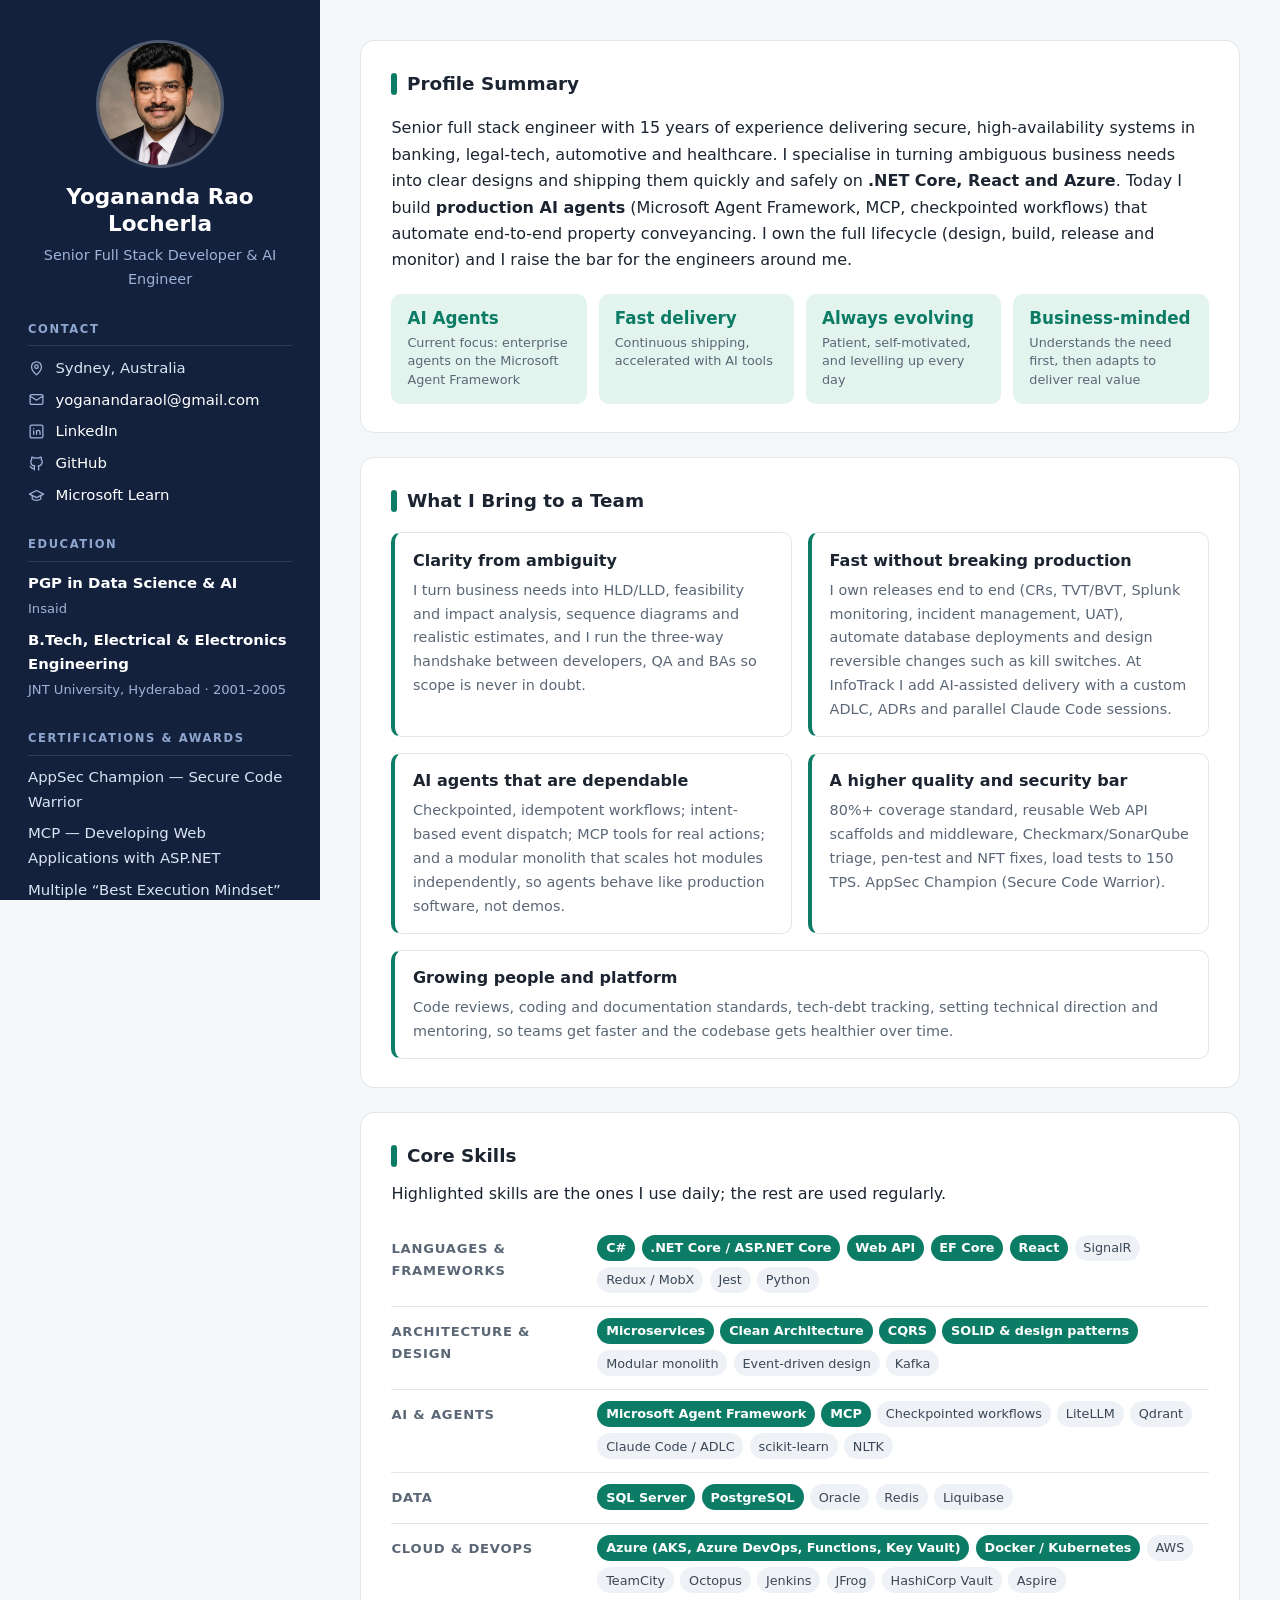
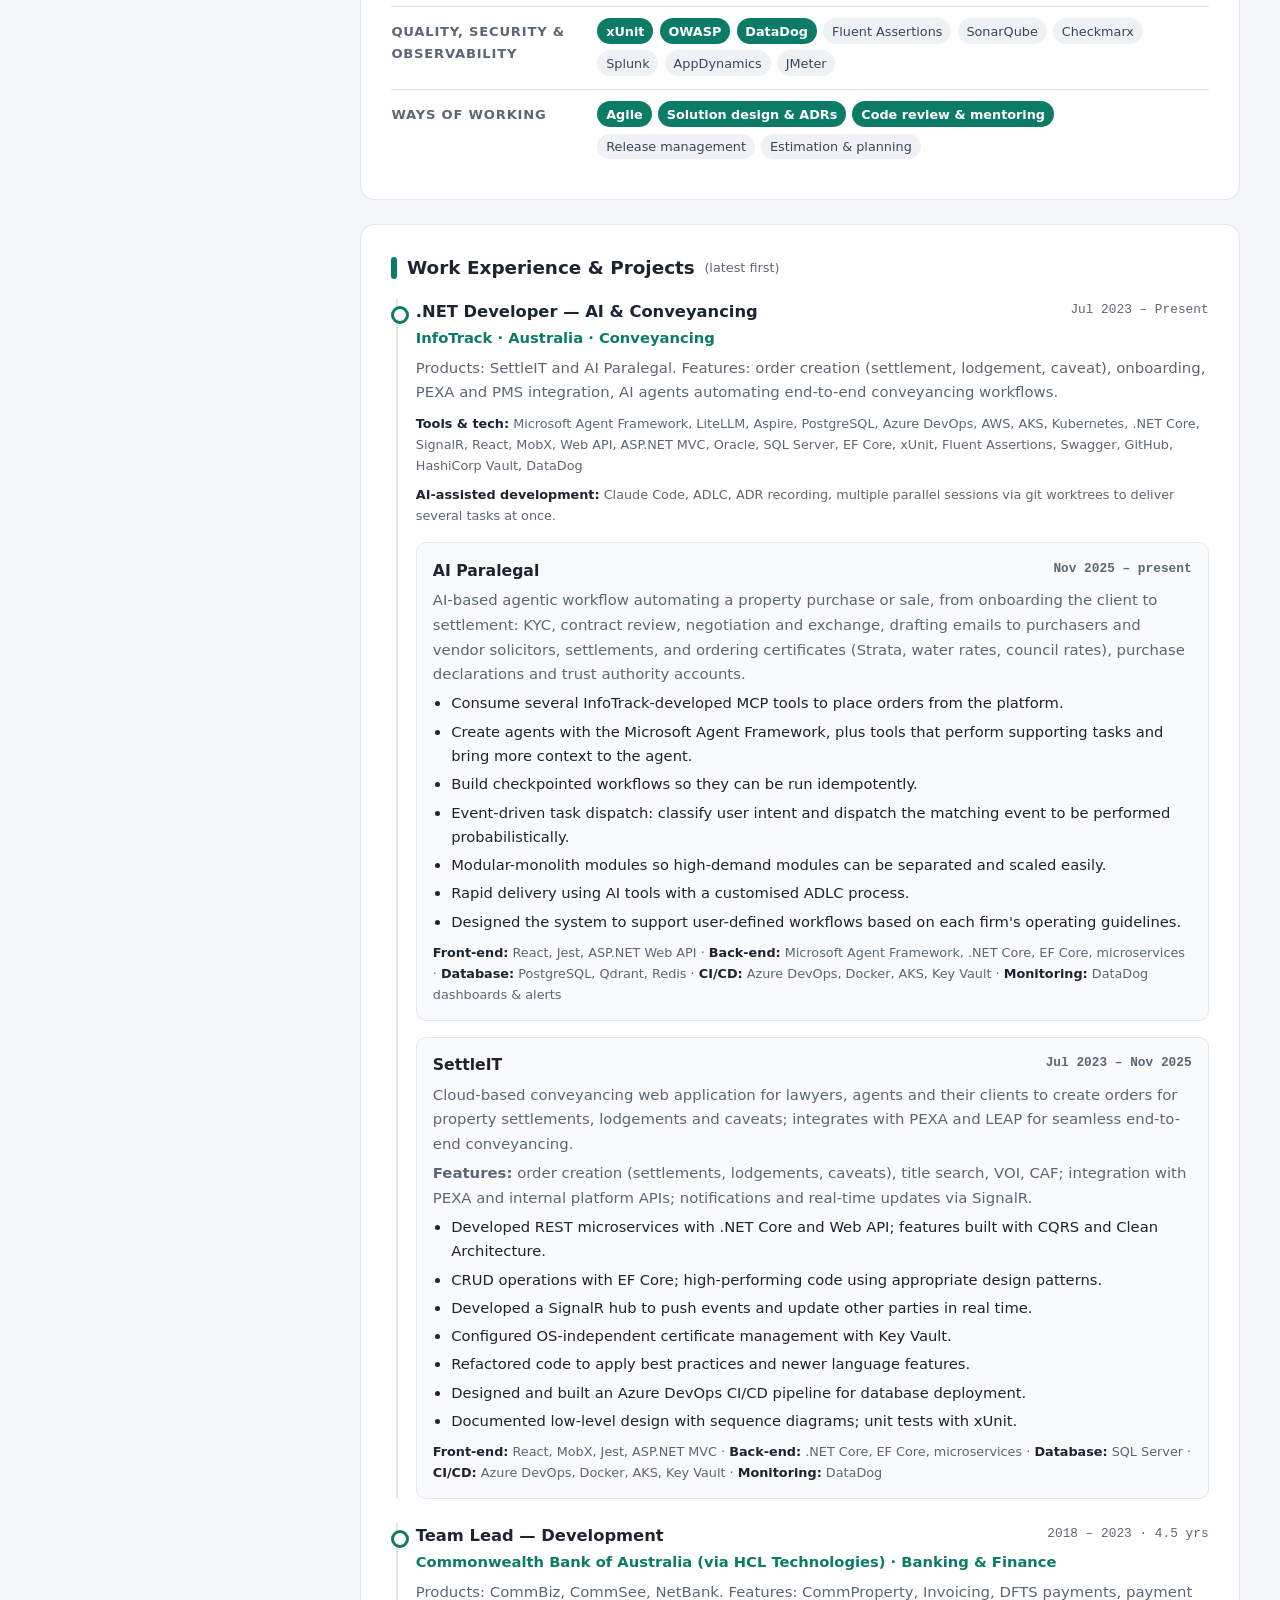
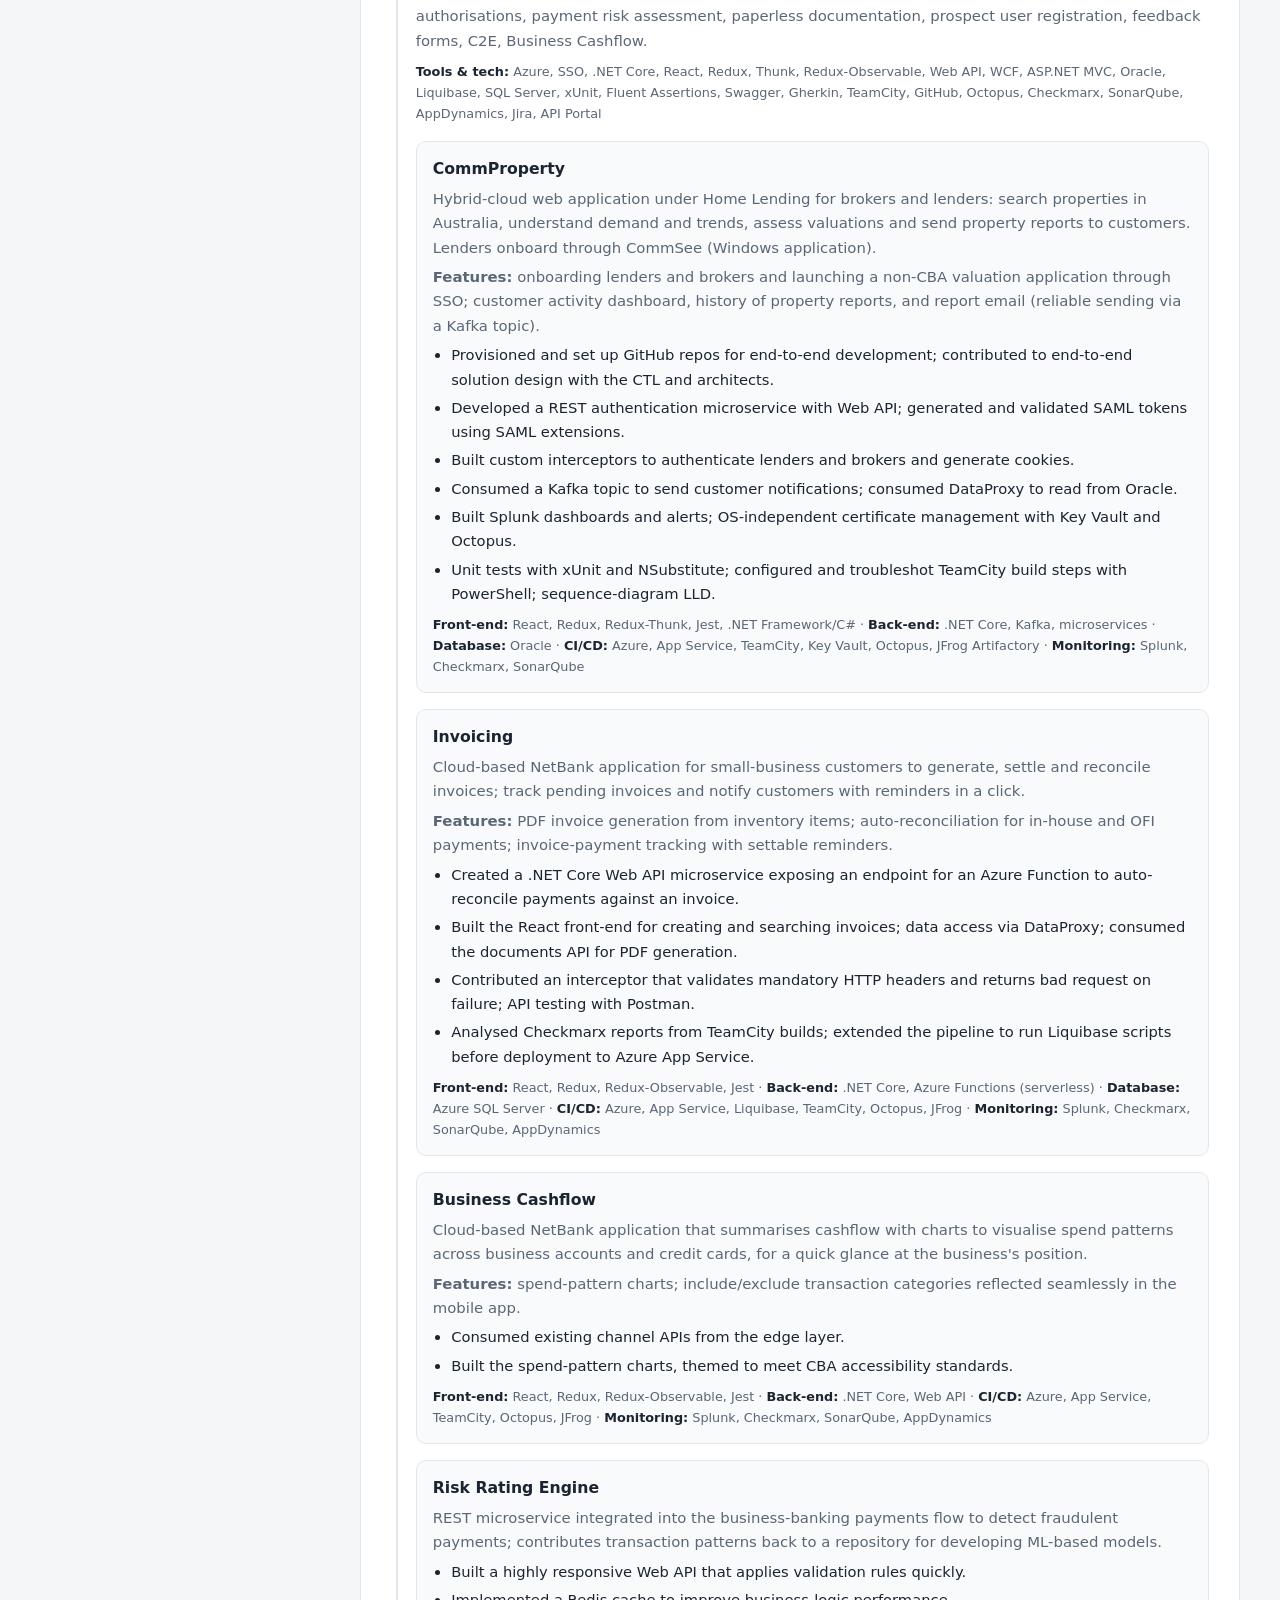
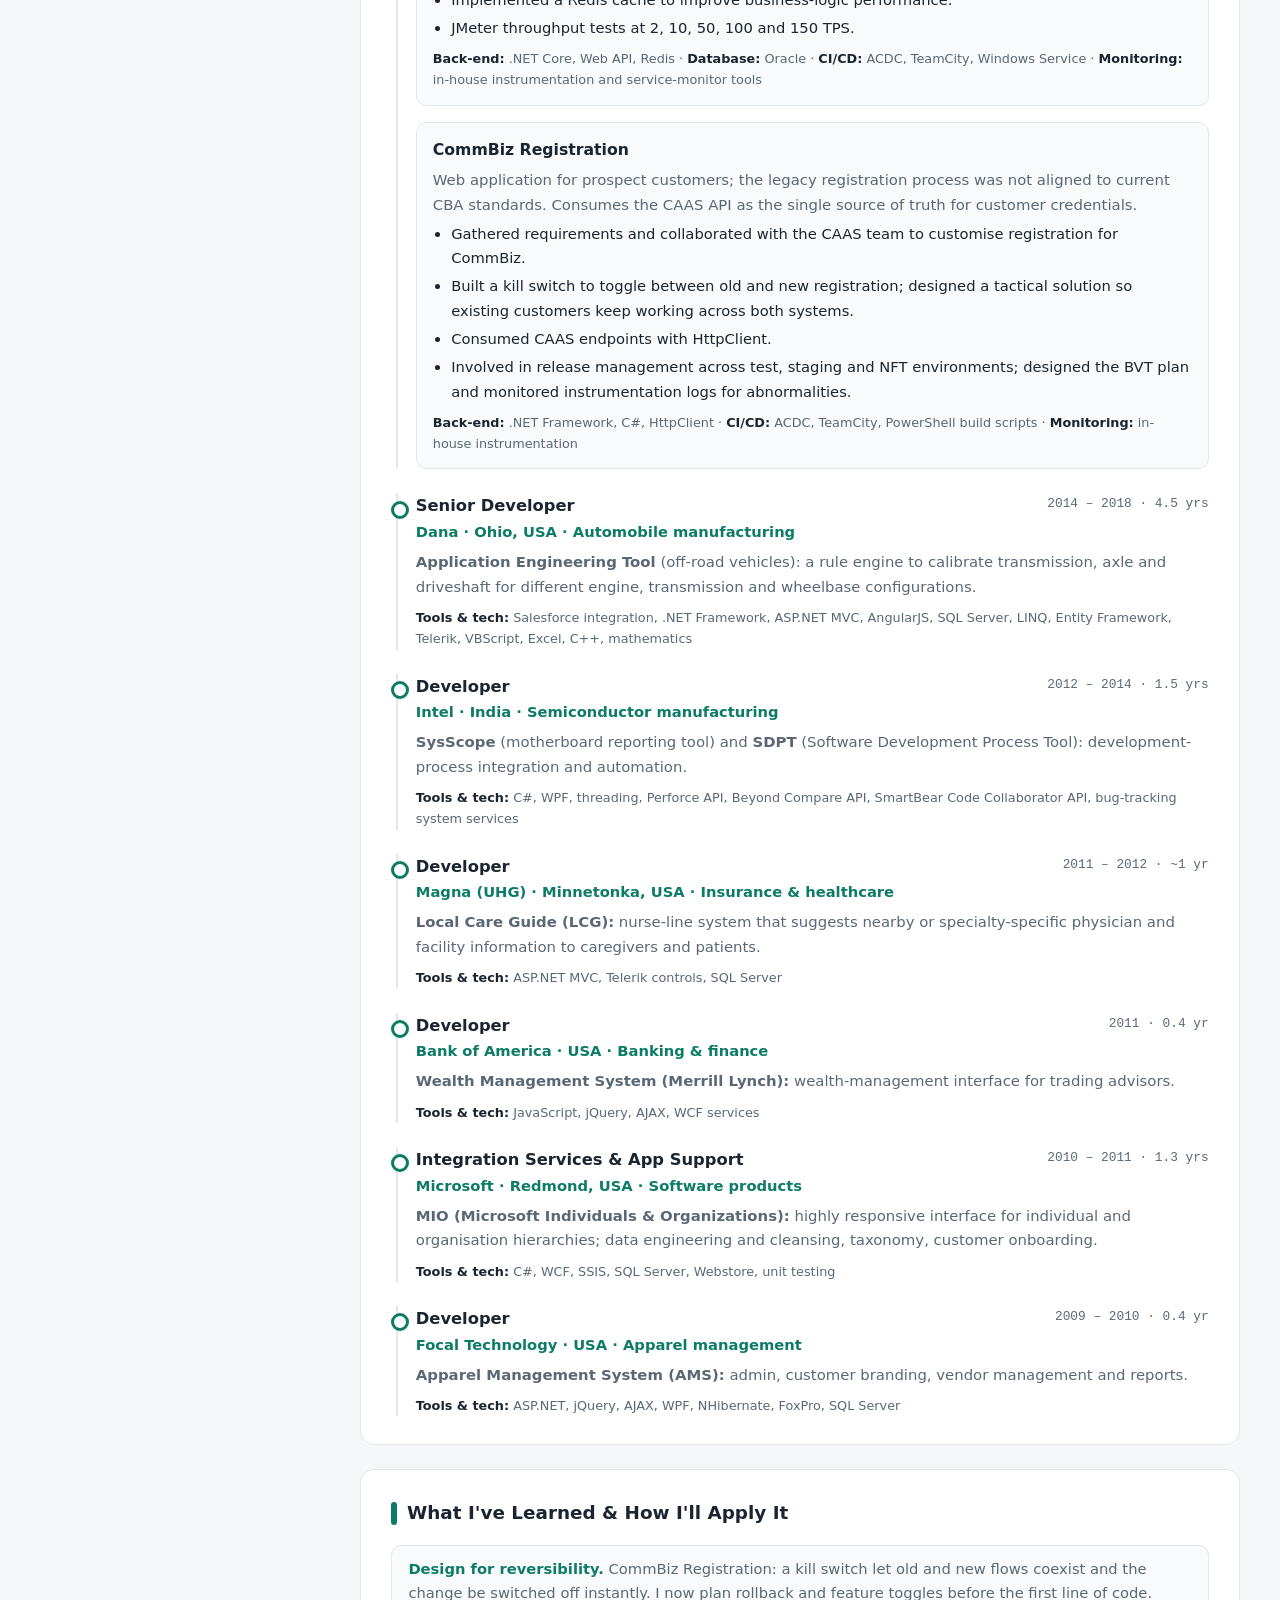
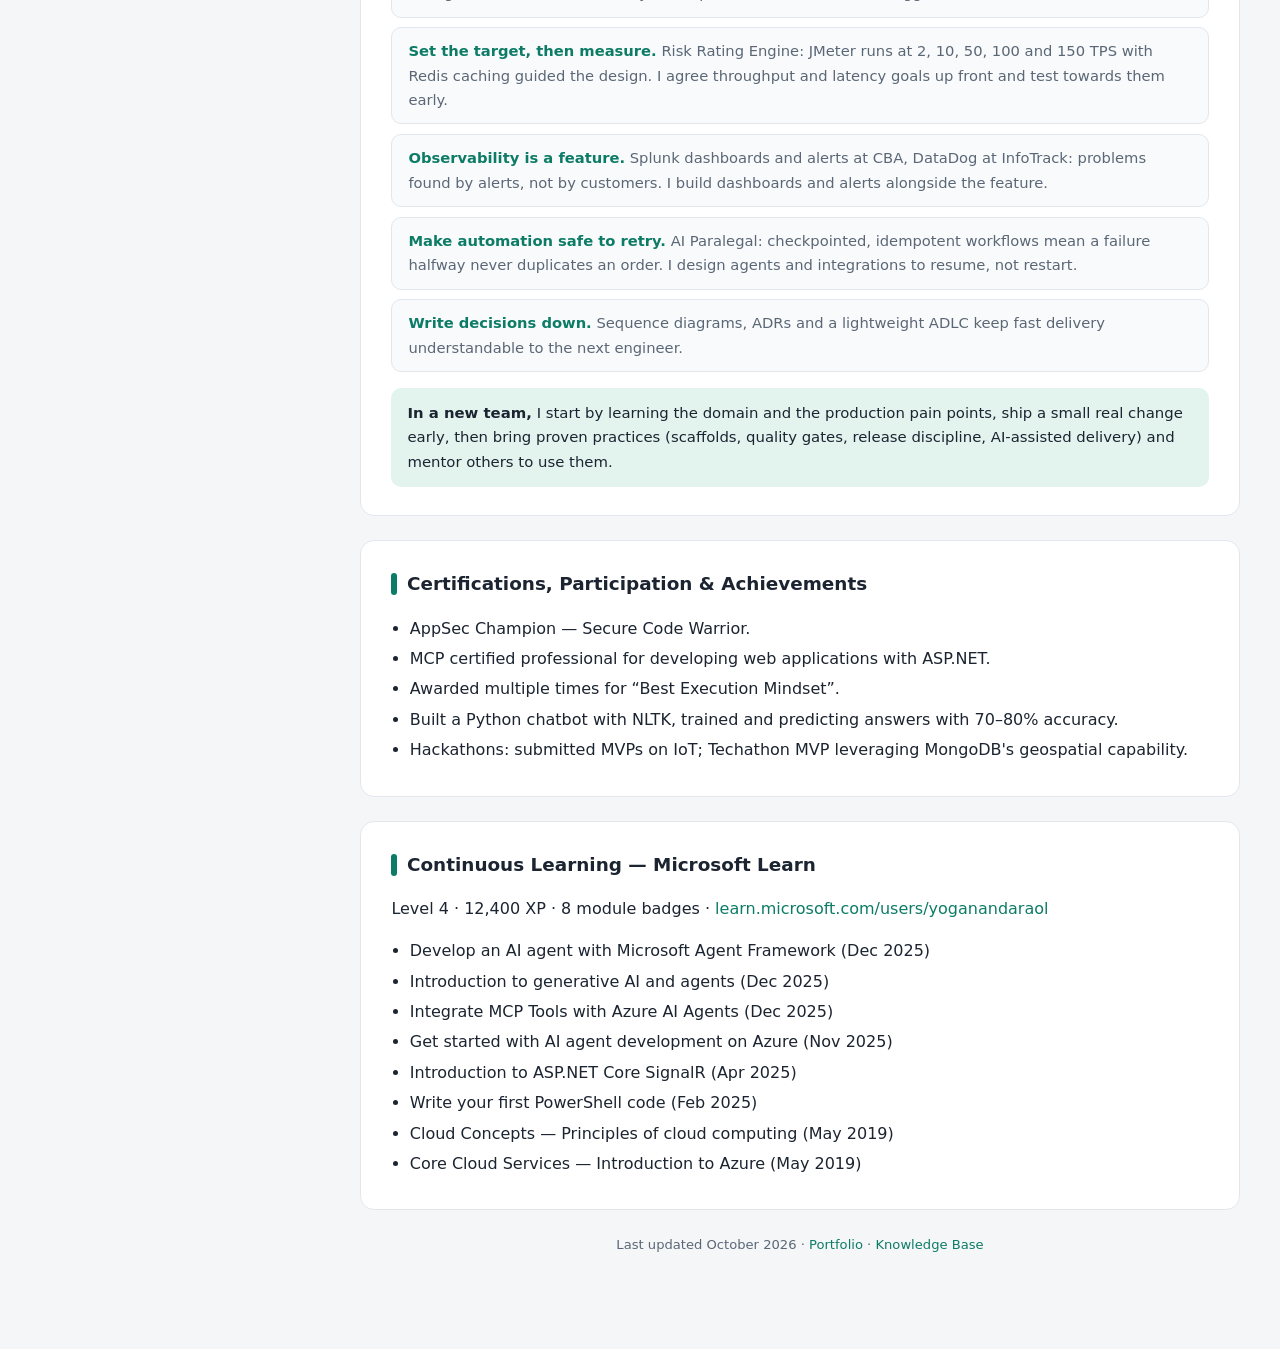
<file: index.html>
<!DOCTYPE html>
<html lang="en">
<head>
  <meta charset="UTF-8">
  <meta name="viewport" content="width=device-width, initial-scale=1.0">
  <title>CV — Yogananda Rao Locherla | Senior Full Stack .NET Developer &amp; AI Engineer</title>
  <meta name="description" content="Yogananda Rao Locherla — Senior Full Stack .NET Developer and AI Engineer with 15 years of experience. .NET Core, React, microservices, Microsoft Agent Framework, Azure and AWS.">
  <link rel="shortcut icon" href="./assets/favicon.ico">
  <link rel="stylesheet" href="./assets/cv.css?v=2">
</head>
<body>
<div class="layout">

  <aside class="side">
    <div class="head">
      <img class="avatar" src="./assets/yoga-headshot.webp" alt="Yogananda Rao Locherla">
      <h1>Yogananda Rao Locherla</h1>
      <p class="tag">Senior Full Stack Developer &amp; AI Engineer</p>
    </div>

    <div>
      <h2>Contact</h2>
      <ul class="contact">
        <li><svg class="ico" width="16" height="16" viewBox="0 0 24 24" fill="none" stroke="#9fb3d6" stroke-width="1.8" stroke-linecap="round" stroke-linejoin="round" aria-hidden="true"><path d="M12 21s-7-6.2-7-11.5A7 7 0 0 1 19 9.5C19 14.800 12 21 12 21z"/><circle cx="12" cy="9.500" r="2.500"/></svg><span>Sydney, Australia</span></li>
        <li><svg class="ico" width="16" height="16" viewBox="0 0 24 24" fill="none" stroke="#9fb3d6" stroke-width="1.8" stroke-linecap="round" stroke-linejoin="round" aria-hidden="true"><rect x="3" y="5" width="18" height="14" rx="2"/><path d="M3 7l9 6 9-6"/></svg><a href="mailto:yoganandaraol@gmail.com">yoganandaraol@gmail.com</a></li>
        <li><svg class="ico" width="16" height="16" viewBox="0 0 24 24" fill="none" stroke="#9fb3d6" stroke-width="1.8" stroke-linecap="round" stroke-linejoin="round" aria-hidden="true"><rect x="3" y="3" width="18" height="18" rx="2"/><path d="M8 11v5M8 8v.01M12 16v-5M12 13a2.500 2.500 0 0 1 5 0v3"/></svg><a href="https://www.linkedin.com/in/yogananda-rao-locherla-121b2213/" target="_blank" rel="noopener">LinkedIn</a></li>
        <li><svg class="ico" width="16" height="16" viewBox="0 0 24 24" fill="none" stroke="#9fb3d6" stroke-width="1.8" stroke-linecap="round" stroke-linejoin="round" aria-hidden="true"><path d="M9 19c-4.300 1.400-4.300-2.500-6-3m12 5v-3.500c0-1 .1-1.400-.5-2 2.800-.3 5.500-1.400 5.500-6a4.600 4.600 0 0 0-1.300-3.200 4.200 4.200 0 0 0-.1-3.200s-1.100-.3-3.500 1.300a12.300 12.300 0 0 0-6.200 0C6.500 2.800 5.400 3.100 5.400 3.100a4.200 4.200 0 0 0-.1 3.200A4.600 4.600 0 0 0 4 9.500c0 4.600 2.700 5.700 5.500 6-.6.600-.6 1.200-.5 2V21"/></svg><a href="https://github.com/yoganandaraol" target="_blank" rel="noopener">GitHub</a></li>
        <li><svg class="ico" width="16" height="16" viewBox="0 0 24 24" fill="none" stroke="#9fb3d6" stroke-width="1.8" stroke-linecap="round" stroke-linejoin="round" aria-hidden="true"><path d="M22 10L12 5 2 10l10 5 10-5z"/><path d="M6 12v5c3 2.500 9 2.500 12 0v-5"/></svg><a href="https://learn.microsoft.com/en-us/users/yoganandaraol/" target="_blank" rel="noopener">Microsoft Learn</a></li>
      </ul>

      <h2>Education</h2>
      <ul>
        <li class="edu"><strong>PGP in Data Science &amp; AI</strong><span>Insaid</span></li>
        <li class="edu"><strong>B.Tech, Electrical &amp; Electronics Engineering</strong><span>JNT University, Hyderabad · 2001–2005</span></li>
      </ul>
    </div>

    <div>
      <h2>Certifications &amp; Awards</h2>
      <ul>
        <li>AppSec Champion — Secure Code Warrior</li>
        <li>MCP — Developing Web Applications with ASP.NET</li>
        <li>Multiple “Best Execution Mindset” awards</li>
        <li>Hackathon / Techathon MVPs (IoT, MongoDB Geospatial)</li>
      </ul>

      <h2>Core Stack</h2>
      <div class="chips">
        <span class="chip">.NET Core</span><span class="chip">C#</span><span class="chip">React</span>
        <span class="chip">Microservices</span><span class="chip">Agent Framework</span><span class="chip">Azure</span>
        <span class="chip">AWS</span><span class="chip">Kafka</span><span class="chip">PostgreSQL</span>
      </div>
    </div>

    <div class="cta-row">
      <a class="btn primary" href="./portfolio/">Open Portfolio</a>
      <a class="btn ghost" href="./kb/">Knowledge Base</a>
    </div>
  </aside>

  <main>
    <section id="summary">
      <h2>Profile Summary</h2>
      <p>Senior full stack engineer with 15 years of experience delivering secure, high-availability systems in banking, legal-tech, automotive and healthcare. I specialise in turning ambiguous business needs into clear designs and shipping them quickly and safely on <b>.NET Core, React and Azure</b>. Today I build <b>production AI agents</b> (Microsoft Agent Framework, MCP, checkpointed workflows) that automate end-to-end property conveyancing. I own the full lifecycle (design, build, release and monitor) and I raise the bar for the engineers around me.</p>
      <div class="stats">
        <div class="stat"><b>AI Agents</b><span>Current focus: enterprise agents on the Microsoft Agent Framework</span></div>
        <div class="stat"><b>Fast delivery</b><span>Continuous shipping, accelerated with AI tools</span></div>
        <div class="stat"><b>Always evolving</b><span>Patient, self-motivated, and levelling up every day</span></div>
        <div class="stat"><b>Business-minded</b><span>Understands the need first, then adapts to deliver real value</span></div>
      </div>
    </section>

    <section id="value">
      <h2>What I Bring to a Team</h2>
      <div class="value-grid">
        <div class="value"><h3>Clarity from ambiguity</h3>
          <p>I turn business needs into HLD/LLD, feasibility and impact analysis, sequence diagrams and realistic estimates, and I run the three-way handshake between developers, QA and BAs so scope is never in doubt.</p></div>
        <div class="value"><h3>Fast without breaking production</h3>
          <p>I own releases end to end (CRs, TVT/BVT, Splunk monitoring, incident management, UAT), automate database deployments and design reversible changes such as kill switches. At InfoTrack I add AI-assisted delivery with a custom ADLC, ADRs and parallel Claude Code sessions.</p></div>
        <div class="value"><h3>AI agents that are dependable</h3>
          <p>Checkpointed, idempotent workflows; intent-based event dispatch; MCP tools for real actions; and a modular monolith that scales hot modules independently, so agents behave like production software, not demos.</p></div>
        <div class="value"><h3>A higher quality and security bar</h3>
          <p>80%+ coverage standard, reusable Web API scaffolds and middleware, Checkmarx/SonarQube triage, pen-test and NFT fixes, load tests to 150 TPS. AppSec Champion (Secure Code Warrior).</p></div>
        <div class="value"><h3>Growing people and platform</h3>
          <p>Code reviews, coding and documentation standards, tech-debt tracking, setting technical direction and mentoring, so teams get faster and the codebase gets healthier over time.</p></div>
      </div>
    </section>

    <section id="skills">
      <h2>Core Skills</h2>
      <p class="desc" style="margin-top:-.4rem">Highlighted skills are the ones I use daily; the rest are used regularly.</p>
      <div class="skill-rows">
        <div class="sk-row"><h3>Languages &amp; frameworks</h3><div class="chips"><span class="chip core">C#</span><span class="chip core">.NET Core / ASP.NET Core</span><span class="chip core">Web API</span><span class="chip core">EF Core</span><span class="chip core">React</span><span class="chip">SignalR</span><span class="chip">Redux / MobX</span><span class="chip">Jest</span><span class="chip">Python</span></div></div>
        <div class="sk-row"><h3>Architecture &amp; design</h3><div class="chips"><span class="chip core">Microservices</span><span class="chip core">Clean Architecture</span><span class="chip core">CQRS</span><span class="chip core">SOLID &amp; design patterns</span><span class="chip">Modular monolith</span><span class="chip">Event-driven design</span><span class="chip">Kafka</span></div></div>
        <div class="sk-row"><h3>AI &amp; agents</h3><div class="chips"><span class="chip core">Microsoft Agent Framework</span><span class="chip core">MCP</span><span class="chip">Checkpointed workflows</span><span class="chip">LiteLLM</span><span class="chip">Qdrant</span><span class="chip">Claude Code / ADLC</span><span class="chip">scikit-learn</span><span class="chip">NLTK</span></div></div>
        <div class="sk-row"><h3>Data</h3><div class="chips"><span class="chip core">SQL Server</span><span class="chip core">PostgreSQL</span><span class="chip">Oracle</span><span class="chip">Redis</span><span class="chip">Liquibase</span></div></div>
        <div class="sk-row"><h3>Cloud &amp; DevOps</h3><div class="chips"><span class="chip core">Azure (AKS, Azure DevOps, Functions, Key Vault)</span><span class="chip core">Docker / Kubernetes</span><span class="chip">AWS</span><span class="chip">TeamCity</span><span class="chip">Octopus</span><span class="chip">Jenkins</span><span class="chip">JFrog</span><span class="chip">HashiCorp Vault</span><span class="chip">Aspire</span></div></div>
        <div class="sk-row"><h3>Quality, security &amp; observability</h3><div class="chips"><span class="chip core">xUnit</span><span class="chip core">OWASP</span><span class="chip core">DataDog</span><span class="chip">Fluent Assertions</span><span class="chip">SonarQube</span><span class="chip">Checkmarx</span><span class="chip">Splunk</span><span class="chip">AppDynamics</span><span class="chip">JMeter</span></div></div>
        <div class="sk-row"><h3>Ways of working</h3><div class="chips"><span class="chip core">Agile</span><span class="chip core">Solution design &amp; ADRs</span><span class="chip core">Code review &amp; mentoring</span><span class="chip">Release management</span><span class="chip">Estimation &amp; planning</span></div></div>
      </div>
    </section>

    <section id="experience">
      <h2>Work Experience &amp; Projects <small>(latest first)</small></h2>

      <article class="job">
        <div class="job-head"><h3>.NET Developer — AI &amp; Conveyancing</h3><span class="when">Jul 2023 – Present</span></div>
        <div class="co">InfoTrack · Australia · Conveyancing</div>
        <p class="desc">Products: SettleIT and AI Paralegal. Features: order creation (settlement, lodgement, caveat), onboarding, PEXA and PMS integration, AI agents automating end-to-end conveyancing workflows.</p>
        <div class="stack"><b>Tools &amp; tech:</b> Microsoft Agent Framework, LiteLLM, Aspire, PostgreSQL, Azure DevOps, AWS, AKS, Kubernetes, .NET Core, SignalR, React, MobX, Web API, ASP.NET MVC, Oracle, SQL Server, EF Core, xUnit, Fluent Assertions, Swagger, GitHub, HashiCorp Vault, DataDog</div>
        <div class="stack"><b>AI-assisted development:</b> Claude Code, ADLC, ADR recording, multiple parallel sessions via git worktrees to deliver several tasks at once.</div>

        <div class="sub">
          <h4>AI Paralegal <span class="when">Nov 2025 – present</span></h4>
          <p class="desc">AI-based agentic workflow automating a property purchase or sale, from onboarding the client to settlement: KYC, contract review, negotiation and exchange, drafting emails to purchasers and vendor solicitors, settlements, and ordering certificates (Strata, water rates, council rates), purchase declarations and trust authority accounts.</p>
          <ul>
            <li>Consume several InfoTrack-developed MCP tools to place orders from the platform.</li>
            <li>Create agents with the Microsoft Agent Framework, plus tools that perform supporting tasks and bring more context to the agent.</li>
            <li>Build checkpointed workflows so they can be run idempotently.</li>
            <li>Event-driven task dispatch: classify user intent and dispatch the matching event to be performed probabilistically.</li>
            <li>Modular-monolith modules so high-demand modules can be separated and scaled easily.</li>
            <li>Rapid delivery using AI tools with a customised ADLC process.</li>
            <li>Designed the system to support user-defined workflows based on each firm's operating guidelines.</li>
          </ul>
          <div class="stack"><b>Front-end:</b> React, Jest, ASP.NET Web API · <b>Back-end:</b> Microsoft Agent Framework, .NET Core, EF Core, microservices · <b>Database:</b> PostgreSQL, Qdrant, Redis · <b>CI/CD:</b> Azure DevOps, Docker, AKS, Key Vault · <b>Monitoring:</b> DataDog dashboards &amp; alerts</div>
        </div>

        <div class="sub">
          <h4>SettleIT <span class="when">Jul 2023 – Nov 2025</span></h4>
          <p class="desc">Cloud-based conveyancing web application for lawyers, agents and their clients to create orders for property settlements, lodgements and caveats; integrates with PEXA and LEAP for seamless end-to-end conveyancing.</p>
          <p class="desc"><b>Features:</b> order creation (settlements, lodgements, caveats), title search, VOI, CAF; integration with PEXA and internal platform APIs; notifications and real-time updates via SignalR.</p>
          <ul>
            <li>Developed REST microservices with .NET Core and Web API; features built with CQRS and Clean Architecture.</li>
            <li>CRUD operations with EF Core; high-performing code using appropriate design patterns.</li>
            <li>Developed a SignalR hub to push events and update other parties in real time.</li>
            <li>Configured OS-independent certificate management with Key Vault.</li>
            <li>Refactored code to apply best practices and newer language features.</li>
            <li>Designed and built an Azure DevOps CI/CD pipeline for database deployment.</li>
            <li>Documented low-level design with sequence diagrams; unit tests with xUnit.</li>
          </ul>
          <div class="stack"><b>Front-end:</b> React, MobX, Jest, ASP.NET MVC · <b>Back-end:</b> .NET Core, EF Core, microservices · <b>Database:</b> SQL Server · <b>CI/CD:</b> Azure DevOps, Docker, AKS, Key Vault · <b>Monitoring:</b> DataDog</div>
        </div>
      </article>

      <article class="job">
        <div class="job-head"><h3>Team Lead — Development</h3><span class="when">2018 – 2023 · 4.5 yrs</span></div>
        <div class="co">Commonwealth Bank of Australia (via HCL Technologies) · Banking &amp; Finance</div>
        <p class="desc">Products: CommBiz, CommSee, NetBank. Features: CommProperty, Invoicing, DFTS payments, payment authorisations, payment risk assessment, paperless documentation, prospect user registration, feedback forms, C2E, Business Cashflow.</p>
        <div class="stack"><b>Tools &amp; tech:</b> Azure, SSO, .NET Core, React, Redux, Thunk, Redux-Observable, Web API, WCF, ASP.NET MVC, Oracle, Liquibase, SQL Server, xUnit, Fluent Assertions, Swagger, Gherkin, TeamCity, GitHub, Octopus, Checkmarx, SonarQube, AppDynamics, Jira, API Portal</div>

        <div class="sub">
          <h4>CommProperty</h4>
          <p class="desc">Hybrid-cloud web application under Home Lending for brokers and lenders: search properties in Australia, understand demand and trends, assess valuations and send property reports to customers. Lenders onboard through CommSee (Windows application).</p>
          <p class="desc"><b>Features:</b> onboarding lenders and brokers and launching a non-CBA valuation application through SSO; customer activity dashboard, history of property reports, and report email (reliable sending via a Kafka topic).</p>
          <ul>
            <li>Provisioned and set up GitHub repos for end-to-end development; contributed to end-to-end solution design with the CTL and architects.</li>
            <li>Developed a REST authentication microservice with Web API; generated and validated SAML tokens using SAML extensions.</li>
            <li>Built custom interceptors to authenticate lenders and brokers and generate cookies.</li>
            <li>Consumed a Kafka topic to send customer notifications; consumed DataProxy to read from Oracle.</li>
            <li>Built Splunk dashboards and alerts; OS-independent certificate management with Key Vault and Octopus.</li>
            <li>Unit tests with xUnit and NSubstitute; configured and troubleshot TeamCity build steps with PowerShell; sequence-diagram LLD.</li>
          </ul>
          <div class="stack"><b>Front-end:</b> React, Redux, Redux-Thunk, Jest, .NET Framework/C# · <b>Back-end:</b> .NET Core, Kafka, microservices · <b>Database:</b> Oracle · <b>CI/CD:</b> Azure, App Service, TeamCity, Key Vault, Octopus, JFrog Artifactory · <b>Monitoring:</b> Splunk, Checkmarx, SonarQube</div>
        </div>

        <div class="sub">
          <h4>Invoicing</h4>
          <p class="desc">Cloud-based NetBank application for small-business customers to generate, settle and reconcile invoices; track pending invoices and notify customers with reminders in a click.</p>
          <p class="desc"><b>Features:</b> PDF invoice generation from inventory items; auto-reconciliation for in-house and OFI payments; invoice-payment tracking with settable reminders.</p>
          <ul>
            <li>Created a .NET Core Web API microservice exposing an endpoint for an Azure Function to auto-reconcile payments against an invoice.</li>
            <li>Built the React front-end for creating and searching invoices; data access via DataProxy; consumed the documents API for PDF generation.</li>
            <li>Contributed an interceptor that validates mandatory HTTP headers and returns bad request on failure; API testing with Postman.</li>
            <li>Analysed Checkmarx reports from TeamCity builds; extended the pipeline to run Liquibase scripts before deployment to Azure App Service.</li>
          </ul>
          <div class="stack"><b>Front-end:</b> React, Redux, Redux-Observable, Jest · <b>Back-end:</b> .NET Core, Azure Functions (serverless) · <b>Database:</b> Azure SQL Server · <b>CI/CD:</b> Azure, App Service, Liquibase, TeamCity, Octopus, JFrog · <b>Monitoring:</b> Splunk, Checkmarx, SonarQube, AppDynamics</div>
        </div>

        <div class="sub">
          <h4>Business Cashflow</h4>
          <p class="desc">Cloud-based NetBank application that summarises cashflow with charts to visualise spend patterns across business accounts and credit cards, for a quick glance at the business's position.</p>
          <p class="desc"><b>Features:</b> spend-pattern charts; include/exclude transaction categories reflected seamlessly in the mobile app.</p>
          <ul>
            <li>Consumed existing channel APIs from the edge layer.</li>
            <li>Built the spend-pattern charts, themed to meet CBA accessibility standards.</li>
          </ul>
          <div class="stack"><b>Front-end:</b> React, Redux, Redux-Observable, Jest · <b>Back-end:</b> .NET Core, Web API · <b>CI/CD:</b> Azure, App Service, TeamCity, Octopus, JFrog · <b>Monitoring:</b> Splunk, Checkmarx, SonarQube, AppDynamics</div>
        </div>

        <div class="sub">
          <h4>Risk Rating Engine</h4>
          <p class="desc">REST microservice integrated into the business-banking payments flow to detect fraudulent payments; contributes transaction patterns back to a repository for developing ML-based models.</p>
          <ul>
            <li>Built a highly responsive Web API that applies validation rules quickly.</li>
            <li>Implemented a Redis cache to improve business-logic performance.</li>
            <li>JMeter throughput tests at 2, 10, 50, 100 and 150 TPS.</li>
          </ul>
          <div class="stack"><b>Back-end:</b> .NET Core, Web API, Redis · <b>Database:</b> Oracle · <b>CI/CD:</b> ACDC, TeamCity, Windows Service · <b>Monitoring:</b> in-house instrumentation and service-monitor tools</div>
        </div>

        <div class="sub">
          <h4>CommBiz Registration</h4>
          <p class="desc">Web application for prospect customers; the legacy registration process was not aligned to current CBA standards. Consumes the CAAS API as the single source of truth for customer credentials.</p>
          <ul>
            <li>Gathered requirements and collaborated with the CAAS team to customise registration for CommBiz.</li>
            <li>Built a kill switch to toggle between old and new registration; designed a tactical solution so existing customers keep working across both systems.</li>
            <li>Consumed CAAS endpoints with HttpClient.</li>
            <li>Involved in release management across test, staging and NFT environments; designed the BVT plan and monitored instrumentation logs for abnormalities.</li>
          </ul>
          <div class="stack"><b>Back-end:</b> .NET Framework, C#, HttpClient · <b>CI/CD:</b> ACDC, TeamCity, PowerShell build scripts · <b>Monitoring:</b> in-house instrumentation</div>
        </div>
      </article>

      <article class="job">
        <div class="job-head"><h3>Senior Developer</h3><span class="when">2014 – 2018 · 4.5 yrs</span></div>
        <div class="co">Dana · Ohio, USA · Automobile manufacturing</div>
        <p class="desc"><b>Application Engineering Tool</b> (off-road vehicles): a rule engine to calibrate transmission, axle and driveshaft for different engine, transmission and wheelbase configurations.</p>
        <div class="stack"><b>Tools &amp; tech:</b> Salesforce integration, .NET Framework, ASP.NET MVC, AngularJS, SQL Server, LINQ, Entity Framework, Telerik, VBScript, Excel, C++, mathematics</div>
      </article>

      <article class="job">
        <div class="job-head"><h3>Developer</h3><span class="when">2012 – 2014 · 1.5 yrs</span></div>
        <div class="co">Intel · India · Semiconductor manufacturing</div>
        <p class="desc"><b>SysScope</b> (motherboard reporting tool) and <b>SDPT</b> (Software Development Process Tool): development-process integration and automation.</p>
        <div class="stack"><b>Tools &amp; tech:</b> C#, WPF, threading, Perforce API, Beyond Compare API, SmartBear Code Collaborator API, bug-tracking system services</div>
      </article>

      <article class="job">
        <div class="job-head"><h3>Developer</h3><span class="when">2011 – 2012 · ~1 yr</span></div>
        <div class="co">Magna (UHG) · Minnetonka, USA · Insurance &amp; healthcare</div>
        <p class="desc"><b>Local Care Guide (LCG):</b> nurse-line system that suggests nearby or specialty-specific physician and facility information to caregivers and patients.</p>
        <div class="stack"><b>Tools &amp; tech:</b> ASP.NET MVC, Telerik controls, SQL Server</div>
      </article>

      <article class="job">
        <div class="job-head"><h3>Developer</h3><span class="when">2011 · 0.4 yr</span></div>
        <div class="co">Bank of America · USA · Banking &amp; finance</div>
        <p class="desc"><b>Wealth Management System (Merrill Lynch):</b> wealth-management interface for trading advisors.</p>
        <div class="stack"><b>Tools &amp; tech:</b> JavaScript, jQuery, AJAX, WCF services</div>
      </article>

      <article class="job">
        <div class="job-head"><h3>Integration Services &amp; App Support</h3><span class="when">2010 – 2011 · 1.3 yrs</span></div>
        <div class="co">Microsoft · Redmond, USA · Software products</div>
        <p class="desc"><b>MIO (Microsoft Individuals &amp; Organizations):</b> highly responsive interface for individual and organisation hierarchies; data engineering and cleansing, taxonomy, customer onboarding.</p>
        <div class="stack"><b>Tools &amp; tech:</b> C#, WCF, SSIS, SQL Server, Webstore, unit testing</div>
      </article>

      <article class="job">
        <div class="job-head"><h3>Developer</h3><span class="when">2009 – 2010 · 0.4 yr</span></div>
        <div class="co">Focal Technology · USA · Apparel management</div>
        <p class="desc"><b>Apparel Management System (AMS):</b> admin, customer branding, vendor management and reports.</p>
        <div class="stack"><b>Tools &amp; tech:</b> ASP.NET, jQuery, AJAX, WPF, NHibernate, FoxPro, SQL Server</div>
      </article>
    </section>

    <section id="lessons">
      <h2>What I've Learned &amp; How I'll Apply It</h2>
      <div class="lesson-list">
        <div class="lesson"><b>Design for reversibility.</b> <span>CommBiz Registration: a kill switch let old and new flows coexist and the change be switched off instantly. I now plan rollback and feature toggles before the first line of code.</span></div>
        <div class="lesson"><b>Set the target, then measure.</b> <span>Risk Rating Engine: JMeter runs at 2, 10, 50, 100 and 150 TPS with Redis caching guided the design. I agree throughput and latency goals up front and test towards them early.</span></div>
        <div class="lesson"><b>Observability is a feature.</b> <span>Splunk dashboards and alerts at CBA, DataDog at InfoTrack: problems found by alerts, not by customers. I build dashboards and alerts alongside the feature.</span></div>
        <div class="lesson"><b>Make automation safe to retry.</b> <span>AI Paralegal: checkpointed, idempotent workflows mean a failure halfway never duplicates an order. I design agents and integrations to resume, not restart.</span></div>
        <div class="lesson"><b>Write decisions down.</b> <span>Sequence diagrams, ADRs and a lightweight ADLC keep fast delivery understandable to the next engineer.</span></div>
      </div>
      <p class="apply"><b>In a new team,</b> I start by learning the domain and the production pain points, ship a small real change early, then bring proven practices (scaffolds, quality gates, release discipline, AI-assisted delivery) and mentor others to use them.</p>
    </section>

    <section id="achievements">
      <h2>Certifications, Participation &amp; Achievements</h2>
      <ul>
        <li>AppSec Champion — Secure Code Warrior.</li>
        <li>MCP certified professional for developing web applications with ASP.NET.</li>
        <li>Awarded multiple times for “Best Execution Mindset”.</li>
        <li>Built a Python chatbot with NLTK, trained and predicting answers with 70–80% accuracy.</li>
        <li>Hackathons: submitted MVPs on IoT; Techathon MVP leveraging MongoDB's geospatial capability.</li>
      </ul>
    </section>


    <section id="learning">
      <h2>Continuous Learning — Microsoft Learn</h2>
      <p class="desc">Level 4 · 12,400 XP · 8 module badges · <a href="https://learn.microsoft.com/en-us/users/yoganandaraol/" target="_blank" rel="noopener">learn.microsoft.com/users/yoganandaraol</a></p>
      <ul>
        <li>Develop an AI agent with Microsoft Agent Framework <span class="when">(Dec 2025)</span></li>
        <li>Introduction to generative AI and agents <span class="when">(Dec 2025)</span></li>
        <li>Integrate MCP Tools with Azure AI Agents <span class="when">(Dec 2025)</span></li>
        <li>Get started with AI agent development on Azure <span class="when">(Nov 2025)</span></li>
        <li>Introduction to ASP.NET Core SignalR <span class="when">(Apr 2025)</span></li>
        <li>Write your first PowerShell code <span class="when">(Feb 2025)</span></li>
        <li>Cloud Concepts — Principles of cloud computing <span class="when">(May 2019)</span></li>
        <li>Core Cloud Services — Introduction to Azure <span class="when">(May 2019)</span></li>
      </ul>
    </section>

    <p class="page-foot">Last updated October 2026 · <a href="./portfolio/">Portfolio</a> · <a href="./kb/">Knowledge Base</a></p>
  </main>
</div>
<script>
(function(){var el=document.querySelector(".side"),t;if(!el)return;el.addEventListener("scroll",function(){el.classList.add("scrolling");clearTimeout(t);t=setTimeout(function(){el.classList.remove("scrolling")},900)},{passive:true})})();
</script>
</body>
</html>
</file>
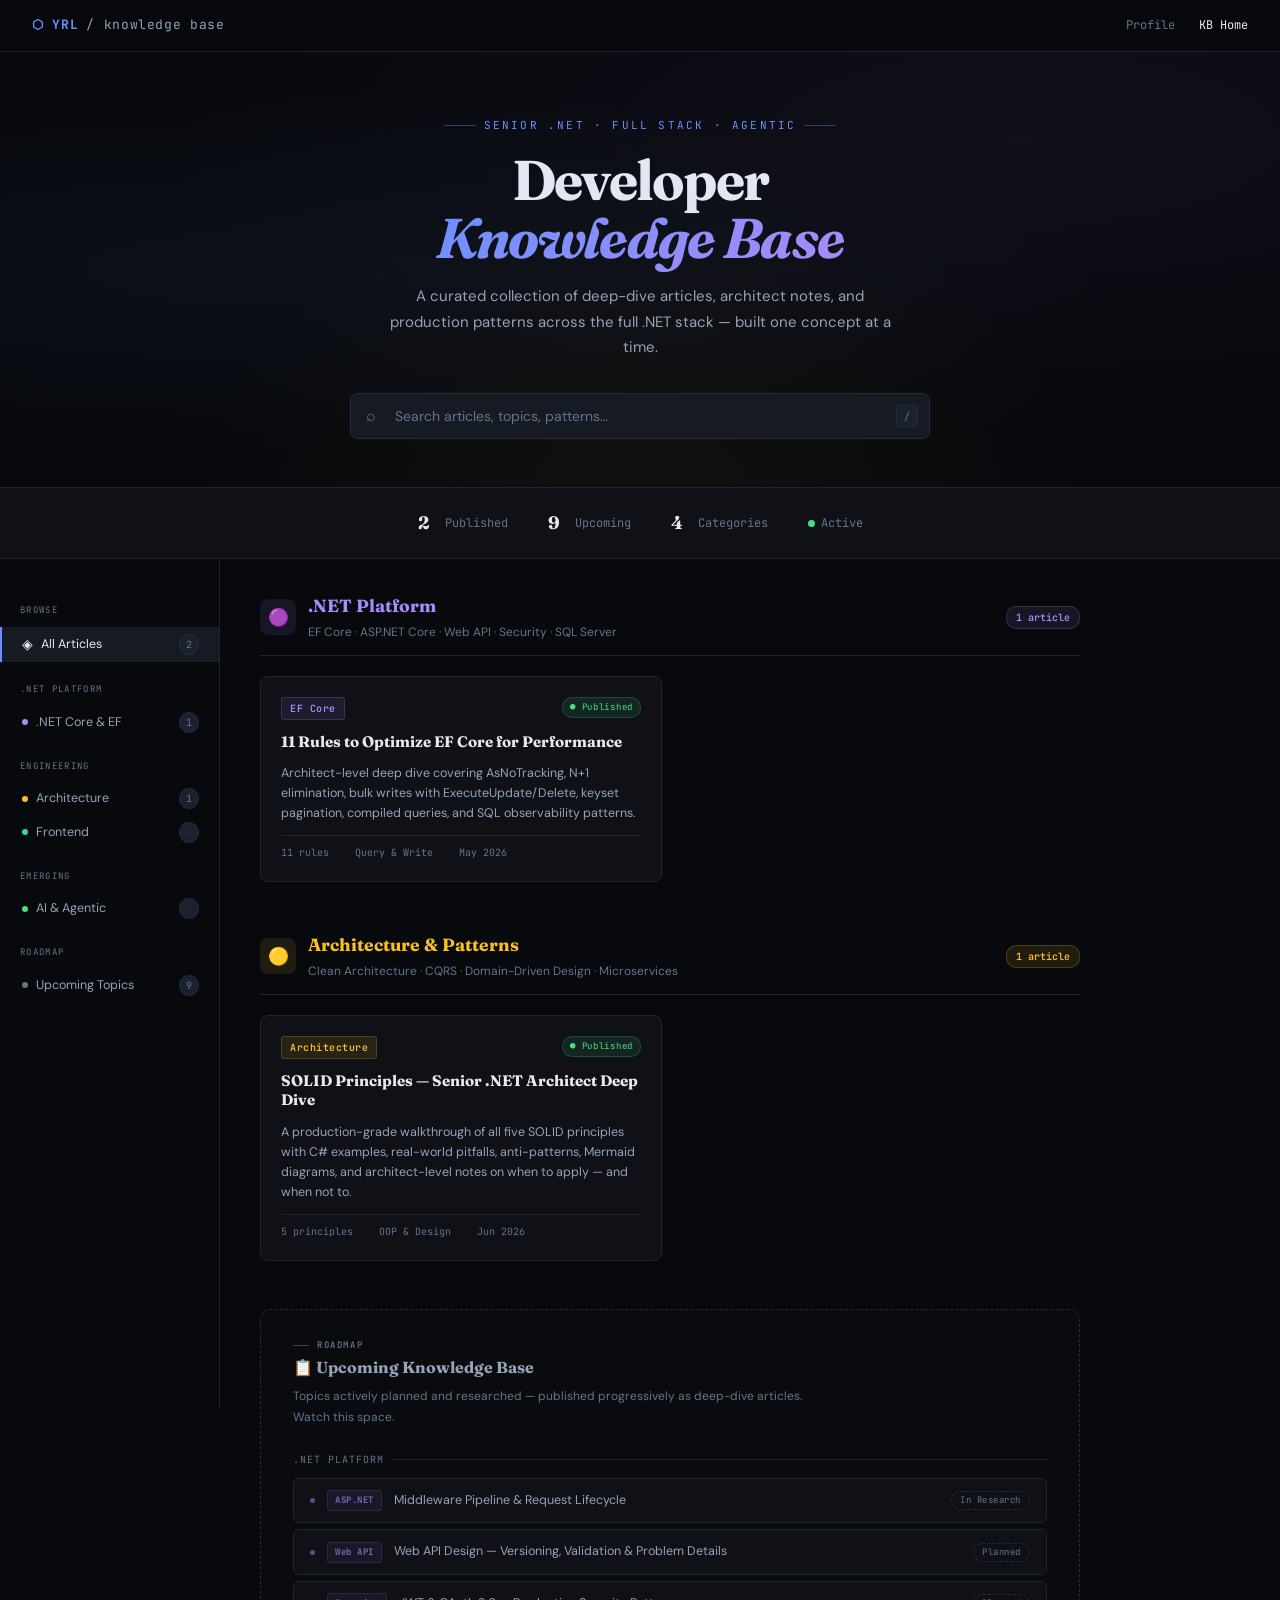
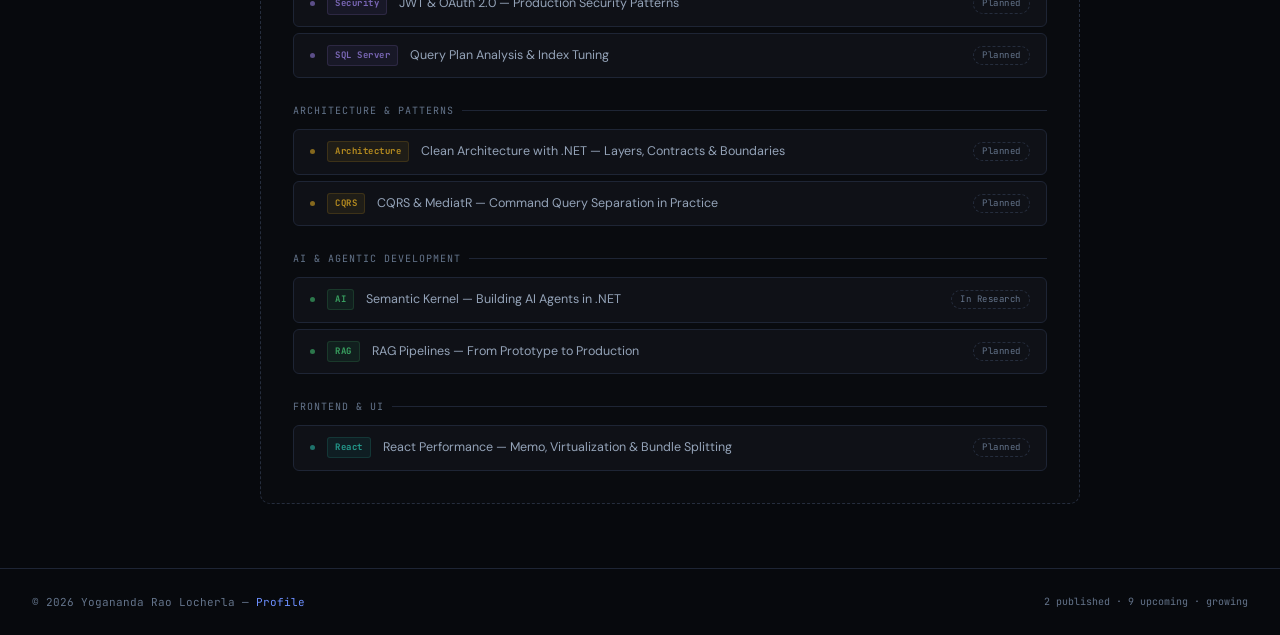
<file: kb/index.html>
<!DOCTYPE html>
<html lang="en">
<head>
<meta charset="UTF-8" />
<meta name="viewport" content="width=device-width, initial-scale=1.0"/>
<title>Knowledge Base — Yogananda Rao Locherla</title>
<link rel="stylesheet" href="assets/kb.css">
<style>
  /* ── Index-specific token overrides ─────────────────────────────────
     The index uses its own surface/border palette (slightly darker than
     article pages) and remaps the accent colours to KB category colours.
     These declarations appear after kb.css so they win the cascade.      */
  :root {
    --bg:      #07090d;
    --surface: #0f1117;
    --surface2:#161a23;
    --surface3:#1c2130;
    --border:  #1e2535;
    --border2: #252d3d;
    --muted:   #64748b;
    --muted2:  #94a3b8;
    /* category accent palette for the KB landing page */
    --kb-dotnet:   var(--accent2);  /* purple  */
    --kb-arch:     var(--amber);    /* gold    */
    --kb-ai:       var(--green);    /* green   */
    --kb-frontend: var(--teal);     /* cyan    */
    --kb-brand:    var(--accent);   /* blue    */
  }

  body {
    font-size: 14px;
    line-height: 1.7;
  }

  /* ── TOP NAV ── */
  nav {
    position: sticky; top: 0; z-index: 100;
    background: rgba(7,9,13,0.92);
    backdrop-filter: blur(12px);
    border-bottom: 1px solid var(--border);
    padding: 0 2rem;
    display: flex; align-items: center; justify-content: space-between;
    height: 52px;
  }
  .nav-logo {
    font-family: var(--font-mono);
    font-size: 13px; font-weight: 700;
    color: var(--kb-brand); letter-spacing: 0.05em;
    display: flex; align-items: center; gap: 8px;
  }
  .nav-logo span { color: var(--muted2); font-weight: 400; }
  .nav-links { display: flex; gap: 1.5rem; font-size: 12px; color: var(--muted); font-family: var(--font-mono); }
  .nav-links a:hover { color: var(--text); }

  /* ── HERO ── */
  .hero {
    padding: 4rem 2rem 3rem; text-align: center;
    position: relative; overflow: hidden;
    border-bottom: 1px solid var(--border);
  }
  .hero::before {
    content: ''; position: absolute; inset: 0;
    background:
      radial-gradient(ellipse at 20% 50%, rgba(108,143,255,0.05) 0%, transparent 60%),
      radial-gradient(ellipse at 80% 20%, rgba(167,139,250,0.05) 0%, transparent 60%),
      radial-gradient(ellipse at 50% 100%, rgba(251,191,36,0.04) 0%, transparent 50%);
    pointer-events: none;
  }
  .hero-eyebrow {
    font-family: var(--font-mono);
    font-size: 11px; letter-spacing: 0.2em; text-transform: uppercase;
    color: var(--kb-brand); margin-bottom: 1rem;
    display: flex; align-items: center; justify-content: center; gap: 8px;
  }
  .hero-eyebrow::before, .hero-eyebrow::after {
    content: ''; display: block; width: 32px; height: 1px;
    background: var(--kb-brand); opacity: 0.4;
  }
  .hero h1 {
    font-family: var(--font-head);
    font-size: clamp(2rem, 5vw, 3.5rem); font-weight: 700;
    letter-spacing: -0.03em; line-height: 1.05; margin-bottom: 1rem;
  }
  .hero h1 em {
    font-style: italic;
    background: linear-gradient(135deg, var(--accent) 0%, var(--accent2) 100%);
    -webkit-background-clip: text; -webkit-text-fill-color: transparent; background-clip: text;
  }
  .hero p { color: var(--muted2); font-size: 15px; max-width: 520px; margin: 0 auto 2rem; }

  /* ── SEARCH ── */
  .search-wrap { max-width: 580px; margin: 0 auto; position: relative; }
  .search-icon {
    position: absolute; left: 16px; top: 50%; transform: translateY(-50%);
    color: var(--muted); font-size: 16px; pointer-events: none;
  }
  #search-input {
    width: 100%; background: var(--surface2); border: 1px solid var(--border2);
    border-radius: 8px; padding: 13px 16px 13px 44px;
    font-family: var(--font-body); font-size: 14px; color: var(--text); outline: none;
    transition: border-color 0.2s, box-shadow 0.2s;
  }
  #search-input::placeholder { color: var(--muted); }
  #search-input:focus { border-color: var(--accent2); box-shadow: 0 0 0 3px rgba(167,139,250,0.1); }
  .search-kbd {
    position: absolute; right: 12px; top: 50%; transform: translateY(-50%);
    font-family: var(--font-mono); font-size: 10px; color: var(--muted);
    background: var(--surface3); border: 1px solid var(--border2);
    padding: 2px 7px; border-radius: 3px;
  }

  /* ── STATS BAR ── */
  .stats-bar {
    display: flex; justify-content: center; gap: 2.5rem;
    padding: 1.25rem 2rem; border-bottom: 1px solid var(--border);
    background: var(--surface);
  }
  .stat { display: flex; align-items: center; gap: 8px; font-size: 12px; color: var(--muted); font-family: var(--font-mono); }
  .stat-num { font-size: 18px; font-weight: 700; font-family: var(--font-head); color: var(--text); }

  /* ── PAGE LAYOUT (index-specific grid, not .page flex) ── */
  .layout { display: grid; grid-template-columns: 220px 1fr; min-height: calc(100vh - 200px); }
  @media (max-width: 768px) { .layout { grid-template-columns: 1fr; } .kb-sidebar { display: none; } }

  /* ── KB SIDEBAR (index-specific, separate from article .sidebar) ── */
  .kb-sidebar {
    border-right: 1px solid var(--border);
    padding: 1.5rem 0; position: sticky; top: 52px;
    height: calc(100vh - 52px); overflow-y: auto;
    scrollbar-width: thin; scrollbar-color: var(--border2) transparent;
  }
  .kb-sidebar-section { margin-bottom: 0.5rem; }
  .kb-sidebar-heading {
    font-family: var(--font-mono); font-size: 9px;
    letter-spacing: 0.15em; text-transform: uppercase;
    color: var(--muted); padding: 0.5rem 1.25rem; margin-top: 0.75rem;
  }
  .kb-sidebar-item {
    display: flex; align-items: center; gap: 8px;
    padding: 6px 1.25rem; font-size: 12.5px; color: var(--muted2);
    cursor: pointer; transition: background 0.15s, color 0.15s;
    border-left: 2px solid transparent;
  }
  .kb-sidebar-item:hover { background: var(--surface2); color: var(--text); }
  .kb-sidebar-item.active { background: var(--surface2); color: var(--text); border-left-color: var(--kb-brand); }
  .kb-dot { width: 6px; height: 6px; border-radius: 50%; flex-shrink: 0; }
  .kb-count {
    margin-left: auto; font-family: var(--font-mono); font-size: 10px;
    background: var(--surface3); border: 1px solid var(--border2);
    padding: 1px 6px; border-radius: 10px; color: var(--muted);
  }
  .kb-dot.d-dotnet   { background: var(--kb-dotnet); }
  .kb-dot.d-arch     { background: var(--kb-arch); }
  .kb-dot.d-ai       { background: var(--kb-ai); }
  .kb-dot.d-frontend { background: var(--kb-frontend); }
  .kb-dot.d-upcoming { background: var(--muted); }

  /* ── CONTENT ── */
  .content { padding: 2rem 2.5rem 4rem; max-width: 900px; }

  /* ── CATEGORY SECTION ── */
  .cat-section { margin-bottom: 3rem; }
  .cat-section[data-hidden="true"] { display: none; }
  .cat-header {
    display: flex; align-items: center; gap: 12px;
    margin-bottom: 1.25rem; padding-bottom: 0.75rem;
    border-bottom: 1px solid var(--border);
  }
  .cat-icon { width: 36px; height: 36px; border-radius: 8px; display: flex; align-items: center; justify-content: center; font-size: 17px; flex-shrink: 0; }
  .cat-title-block { flex: 1; }
  .cat-title { font-family: var(--font-head); font-size: 1.1rem; font-weight: 700; }
  .cat-desc { font-size: 12px; color: var(--muted); margin-top: 1px; }
  .cat-badge { font-family: var(--font-mono); font-size: 10px; padding: 2px 9px; border-radius: 10px; font-weight: 600; }

  /* ── ARTICLE CARD ── */
  .article-grid { display: grid; grid-template-columns: repeat(auto-fill, minmax(280px, 1fr)); gap: 1rem; }
  .article-card {
    background: var(--surface); border: 1px solid var(--border);
    border-radius: 8px; padding: 1.25rem;
    transition: border-color 0.2s, transform 0.15s, box-shadow 0.2s;
    display: flex; flex-direction: column; gap: 0.75rem;
    position: relative; overflow: hidden;
  }
  .article-card::before {
    content: ''; position: absolute; top: 0; left: 0; right: 0;
    height: 2px; opacity: 0; transition: opacity 0.2s;
  }
  .article-card:hover { border-color: var(--border2); transform: translateY(-2px); box-shadow: 0 8px 24px rgba(0,0,0,0.4); }
  .article-card:hover::before { opacity: 1; }
  .article-top { display: flex; align-items: flex-start; justify-content: space-between; gap: 8px; }
  .article-tag { font-family: var(--font-mono); font-size: 10px; padding: 2px 8px; border-radius: 3px; font-weight: 600; letter-spacing: 0.05em; white-space: nowrap; }
  .article-status { font-family: var(--font-mono); font-size: 9px; padding: 2px 7px; border-radius: 10px; letter-spacing: 0.08em; white-space: nowrap; }
  .status-published { background: rgba(74,222,128,0.1); color: var(--green); border: 1px solid rgba(74,222,128,0.2); }
  .article-title { font-family: var(--font-head); font-size: 0.95rem; font-weight: 700; line-height: 1.3; color: var(--text); }
  .article-desc { font-size: 12.5px; color: var(--muted2); line-height: 1.6; flex: 1; }
  .article-meta { display: flex; align-items: center; gap: 10px; font-family: var(--font-mono); font-size: 10px; color: var(--muted); padding-top: 0.5rem; border-top: 1px solid var(--border); }
  .article-meta-dot { color: var(--border2); }

  /* ── CATEGORY COLOUR THEMES ── */
  .c-dotnet .cat-icon  { background: rgba(167,139,250,0.1); }
  .c-dotnet .cat-title { color: var(--kb-dotnet); }
  .c-dotnet .cat-badge { background: rgba(167,139,250,0.1); color: var(--kb-dotnet); border: 1px solid rgba(167,139,250,0.2); }
  .c-dotnet .article-card::before { background: linear-gradient(90deg, var(--kb-dotnet), transparent); }
  .c-dotnet .article-tag { background: rgba(167,139,250,0.1); color: var(--kb-dotnet); border: 1px solid rgba(167,139,250,0.2); }

  .c-arch .cat-icon  { background: rgba(251,191,36,0.1); }
  .c-arch .cat-title { color: var(--kb-arch); }
  .c-arch .cat-badge { background: rgba(251,191,36,0.1); color: var(--kb-arch); border: 1px solid rgba(251,191,36,0.2); }
  .c-arch .article-card::before { background: linear-gradient(90deg, var(--kb-arch), transparent); }
  .c-arch .article-tag { background: rgba(251,191,36,0.1); color: var(--kb-arch); border: 1px solid rgba(251,191,36,0.2); }

  /* ── UPCOMING SECTION ── */
  .upcoming-section {
    margin-top: 1rem; border: 1px dashed var(--border2);
    border-radius: 10px; padding: 1.75rem 2rem 2rem;
    background: rgba(255,255,255,0.01);
  }
  .upcoming-section[data-hidden="true"] { display: none; }
  .upcoming-eyebrow { font-family: var(--font-mono); font-size: 9px; letter-spacing: 0.18em; text-transform: uppercase; color: var(--muted); font-weight: 600; display: flex; align-items: center; gap: 8px; }
  .upcoming-eyebrow::before { content: ''; display: inline-block; width: 16px; height: 1px; background: var(--muted); opacity: 0.5; }
  .upcoming-title { font-family: var(--font-head); font-size: 1rem; font-weight: 700; color: var(--muted2); margin-bottom: 0.35rem; }
  .upcoming-desc { font-size: 12px; color: var(--muted); margin-bottom: 1.5rem; max-width: 520px; }

  .upcoming-group { margin-bottom: 1.5rem; }
  .upcoming-group:last-child { margin-bottom: 0; }
  .upcoming-group-label { font-family: var(--font-mono); font-size: 10px; letter-spacing: 0.1em; text-transform: uppercase; color: var(--muted); margin-bottom: 0.6rem; display: flex; align-items: center; gap: 8px; }
  .upcoming-group-label::after { content: ''; flex: 1; height: 1px; background: var(--border); }

  .upcoming-grid { display: flex; flex-direction: column; gap: 6px; }
  .upcoming-row {
    display: flex; align-items: center; gap: 12px;
    background: var(--surface); border: 1px solid var(--border);
    border-radius: 6px; padding: 0.7rem 1rem;
    transition: border-color 0.15s;
  }
  .upcoming-row:hover { border-color: var(--border2); }
  .upcoming-row-dot { width: 5px; height: 5px; border-radius: 50%; flex-shrink: 0; opacity: 0.5; }
  .upcoming-row-tag { font-family: var(--font-mono); font-size: 9px; padding: 2px 7px; border-radius: 3px; font-weight: 700; letter-spacing: 0.06em; white-space: nowrap; opacity: 0.7; }
  .upcoming-row-title { font-size: 12.5px; color: var(--muted2); flex: 1; line-height: 1.4; }
  .upcoming-row-status { font-family: var(--font-mono); font-size: 9px; color: var(--muted); letter-spacing: 0.06em; white-space: nowrap; border: 1px dashed var(--border2); padding: 1px 8px; border-radius: 10px; }

  /* ── EMPTY SEARCH STATE ── */
  #no-results { display: none; text-align: center; padding: 4rem 2rem; color: var(--muted); }
  #no-results svg { margin-bottom: 1rem; opacity: 0.3; }
  #no-results p { font-size: 13px; }
  #no-results strong { color: var(--muted2); }

  /* ── FOOTER ── */
  footer { border-top: 1px solid var(--border); padding: 1.5rem 2rem; display: flex; align-items: center; justify-content: space-between; font-family: var(--font-mono); font-size: 11px; color: var(--muted); }
  footer a { color: var(--kb-brand); }
</style>
</head>
<body>

<!-- ── NAV ── -->
<nav>
  <div class="nav-logo">⬡ YRL <span>/ knowledge base</span></div>
  <div class="nav-links">
    <a href="../index.html">Profile</a>
    <a href="#" style="color:var(--text)">KB Home</a>
  </div>
</nav>

<!-- ── HERO ── -->
<section class="hero">
  <div class="hero-eyebrow">Senior .NET · Full Stack · Agentic</div>
  <h1>Developer<br/><em>Knowledge Base</em></h1>
  <p>A curated collection of deep-dive articles, architect notes, and production patterns across the full .NET stack — built one concept at a time.</p>
  <div class="search-wrap">
    <span class="search-icon">⌕</span>
    <input type="text" id="search-input" placeholder="Search articles, topics, patterns…" autocomplete="off" />
    <span class="search-kbd">/</span>
  </div>
</section>

<!-- ── STATS ── -->
<div class="stats-bar">
  <div class="stat"><span class="stat-num">2</span>&nbsp;Published</div>
  <div class="stat"><span class="stat-num">9</span>&nbsp;Upcoming</div>
  <div class="stat"><span class="stat-num">4</span>&nbsp;Categories</div>
  <div class="stat" style="display:flex;align-items:center;gap:6px;">
    <span style="width:7px;height:7px;border-radius:50%;background:var(--green);display:inline-block;"></span>
    <span>Active</span>
  </div>
</div>

<!-- ── BODY ── -->
<div class="layout">

  <!-- KB SIDEBAR -->
  <aside class="kb-sidebar">
    <div class="kb-sidebar-section">
      <div class="kb-sidebar-heading">Browse</div>
      <div class="kb-sidebar-item active" onclick="filterCat('all', this)">
        <span style="font-size:14px;">◈</span> All Articles
        <span class="kb-count">2</span>
      </div>
    </div>
    <div class="kb-sidebar-section">
      <div class="kb-sidebar-heading">.NET Platform</div>
      <div class="kb-sidebar-item" onclick="filterCat('dotnet', this)">
        <span class="kb-dot d-dotnet"></span> .NET Core &amp; EF
        <span class="kb-count">1</span>
      </div>
    </div>
    <div class="kb-sidebar-section">
      <div class="kb-sidebar-heading">Engineering</div>
      <div class="kb-sidebar-item" onclick="filterCat('arch', this)">
        <span class="kb-dot d-arch"></span> Architecture
        <span class="kb-count">1</span>
      </div>
      <div class="kb-sidebar-item" onclick="filterCat('frontend', this)">
        <span class="kb-dot d-frontend"></span> Frontend
        <span class="kb-count" style="color:var(--border2);">—</span>
      </div>
    </div>
    <div class="kb-sidebar-section">
      <div class="kb-sidebar-heading">Emerging</div>
      <div class="kb-sidebar-item" onclick="filterCat('ai', this)">
        <span class="kb-dot d-ai"></span> AI &amp; Agentic
        <span class="kb-count" style="color:var(--border2);">—</span>
      </div>
    </div>
    <div class="kb-sidebar-section">
      <div class="kb-sidebar-heading">Roadmap</div>
      <div class="kb-sidebar-item" onclick="filterCat('upcoming', this)">
        <span class="kb-dot d-upcoming"></span> Upcoming Topics
        <span class="kb-count">9</span>
      </div>
    </div>
  </aside>

  <!-- CONTENT -->
  <main class="content">

    <div id="no-results">
      <svg width="48" height="48" fill="none" viewBox="0 0 24 24" stroke="currentColor">
        <circle cx="11" cy="11" r="8"/><path d="m21 21-4.35-4.35"/>
      </svg>
      <p>No articles match <strong id="no-results-term"></strong></p>
      <p style="margin-top:6px;font-size:12px;">Try a different keyword or browse by category.</p>
    </div>

    <!-- .NET Platform -->
    <section class="cat-section c-dotnet" data-cat="dotnet" id="sec-dotnet">
      <div class="cat-header">
        <div class="cat-icon">🟣</div>
        <div class="cat-title-block">
          <div class="cat-title">.NET Platform</div>
          <div class="cat-desc">EF Core · ASP.NET Core · Web API · Security · SQL Server</div>
        </div>
        <span class="cat-badge">1 article</span>
      </div>
      <div class="article-grid">
        <a href="dotnet/efcore/ef-core-performance-deep-dive.html" class="article-card"
           data-title="EF Core Performance Deep Dive"
           data-tags="ef core entity framework performance query optimization bulk writes change tracker"
           data-cat="dotnet">
          <div class="article-top">
            <span class="article-tag">EF Core</span>
            <span class="article-status status-published">● Published</span>
          </div>
          <div class="article-title">11 Rules to Optimize EF Core for Performance</div>
          <div class="article-desc">Architect-level deep dive covering AsNoTracking, N+1 elimination, bulk writes with ExecuteUpdate/Delete, keyset pagination, compiled queries, and SQL observability patterns.</div>
          <div class="article-meta">
            <span>11 rules</span>
            <span class="article-meta-dot">·</span>
            <span>Query &amp; Write</span>
            <span class="article-meta-dot">·</span>
            <span>May 2026</span>
          </div>
        </a>
      </div>
    </section>

    <!-- Architecture -->
    <section class="cat-section c-arch" data-cat="arch" id="sec-arch">
      <div class="cat-header">
        <div class="cat-icon">🟡</div>
        <div class="cat-title-block">
          <div class="cat-title">Architecture &amp; Patterns</div>
          <div class="cat-desc">Clean Architecture · CQRS · Domain-Driven Design · Microservices</div>
        </div>
        <span class="cat-badge">1 article</span>
      </div>
      <div class="article-grid">
        <a href="architecture/solid-principles-deep-dive.html" class="article-card"
           data-title="SOLID Principles Deep Dive"
           data-tags="solid single responsibility open closed liskov substitution interface segregation dependency inversion design principles oop clean code"
           data-cat="arch">
          <div class="article-top">
            <span class="article-tag">Architecture</span>
            <span class="article-status status-published">● Published</span>
          </div>
          <div class="article-title">SOLID Principles — Senior .NET Architect Deep Dive</div>
          <div class="article-desc">A production-grade walkthrough of all five SOLID principles with C# examples, real-world pitfalls, anti-patterns, Mermaid diagrams, and architect-level notes on when to apply — and when not to.</div>
          <div class="article-meta">
            <span>5 principles</span>
            <span class="article-meta-dot">·</span>
            <span>OOP &amp; Design</span>
            <span class="article-meta-dot">·</span>
            <span>Jun 2026</span>
          </div>
        </a>
      </div>
    </section>

    <!-- Upcoming -->
    <div class="upcoming-section" id="sec-upcoming" data-cat="upcoming">
      <div class="upcoming-eyebrow">Roadmap</div>
      <div class="upcoming-title">📋 Upcoming Knowledge Base</div>
      <div class="upcoming-desc">Topics actively planned and researched — published progressively as deep-dive articles. Watch this space.</div>

      <div class="upcoming-group" data-upcat="dotnet">
        <div class="upcoming-group-label">.NET Platform</div>
        <div class="upcoming-grid">
          <div class="upcoming-row" data-title="Middleware Pipeline Deep Dive" data-tags="aspnet middleware pipeline request lifecycle di scopes filters">
            <span class="upcoming-row-dot" style="background:var(--kb-dotnet)"></span>
            <span class="upcoming-row-tag" style="background:rgba(167,139,250,0.1);color:var(--kb-dotnet);border:1px solid rgba(167,139,250,0.2);">ASP.NET</span>
            <span class="upcoming-row-title">Middleware Pipeline &amp; Request Lifecycle</span>
            <span class="upcoming-row-status">In Research</span>
          </div>
          <div class="upcoming-row" data-title="Web API Design Best Practices" data-tags="web api versioning validation problem details restful minimal api fluentvalidation">
            <span class="upcoming-row-dot" style="background:var(--kb-dotnet)"></span>
            <span class="upcoming-row-tag" style="background:rgba(167,139,250,0.1);color:var(--kb-dotnet);border:1px solid rgba(167,139,250,0.2);">Web API</span>
            <span class="upcoming-row-title">Web API Design — Versioning, Validation &amp; Problem Details</span>
            <span class="upcoming-row-status">Planned</span>
          </div>
          <div class="upcoming-row" data-title="JWT Auth Security Patterns" data-tags="jwt oauth security token refresh claims authorization aspnet">
            <span class="upcoming-row-dot" style="background:var(--kb-dotnet)"></span>
            <span class="upcoming-row-tag" style="background:rgba(167,139,250,0.1);color:var(--kb-dotnet);border:1px solid rgba(167,139,250,0.2);">Security</span>
            <span class="upcoming-row-title">JWT &amp; OAuth 2.0 — Production Security Patterns</span>
            <span class="upcoming-row-status">Planned</span>
          </div>
          <div class="upcoming-row" data-title="SQL Server Query Tuning" data-tags="sql server query plan execution index dmv statistics parameterisation">
            <span class="upcoming-row-dot" style="background:var(--kb-dotnet)"></span>
            <span class="upcoming-row-tag" style="background:rgba(167,139,250,0.1);color:var(--kb-dotnet);border:1px solid rgba(167,139,250,0.2);">SQL Server</span>
            <span class="upcoming-row-title">Query Plan Analysis &amp; Index Tuning</span>
            <span class="upcoming-row-status">Planned</span>
          </div>
        </div>
      </div>

      <div class="upcoming-group" data-upcat="arch">
        <div class="upcoming-group-label">Architecture &amp; Patterns</div>
        <div class="upcoming-grid">
          <div class="upcoming-row" data-title="Clean Architecture in .NET" data-tags="clean architecture domain application infrastructure dependency inversion testability">
            <span class="upcoming-row-dot" style="background:var(--kb-arch)"></span>
            <span class="upcoming-row-tag" style="background:rgba(251,191,36,0.1);color:var(--kb-arch);border:1px solid rgba(251,191,36,0.2);">Architecture</span>
            <span class="upcoming-row-title">Clean Architecture with .NET — Layers, Contracts &amp; Boundaries</span>
            <span class="upcoming-row-status">Planned</span>
          </div>
          <div class="upcoming-row" data-title="CQRS MediatR Pattern" data-tags="cqrs mediatr command query separation pipeline behaviors fluentvalidation">
            <span class="upcoming-row-dot" style="background:var(--kb-arch)"></span>
            <span class="upcoming-row-tag" style="background:rgba(251,191,36,0.1);color:var(--kb-arch);border:1px solid rgba(251,191,36,0.2);">CQRS</span>
            <span class="upcoming-row-title">CQRS &amp; MediatR — Command Query Separation in Practice</span>
            <span class="upcoming-row-status">Planned</span>
          </div>
        </div>
      </div>

      <div class="upcoming-group" data-upcat="ai">
        <div class="upcoming-group-label">AI &amp; Agentic Development</div>
        <div class="upcoming-grid">
          <div class="upcoming-row" data-title="Semantic Kernel .NET AI" data-tags="semantic kernel ai agents llm plugins planners memory connectors dotnet">
            <span class="upcoming-row-dot" style="background:var(--kb-ai)"></span>
            <span class="upcoming-row-tag" style="background:rgba(74,222,128,0.1);color:var(--kb-ai);border:1px solid rgba(74,222,128,0.2);">AI</span>
            <span class="upcoming-row-title">Semantic Kernel — Building AI Agents in .NET</span>
            <span class="upcoming-row-status">In Research</span>
          </div>
          <div class="upcoming-row" data-title="RAG Pipeline Production" data-tags="rag retrieval augmented generation vector store chunking hybrid search hallucination">
            <span class="upcoming-row-dot" style="background:var(--kb-ai)"></span>
            <span class="upcoming-row-tag" style="background:rgba(74,222,128,0.1);color:var(--kb-ai);border:1px solid rgba(74,222,128,0.2);">RAG</span>
            <span class="upcoming-row-title">RAG Pipelines — From Prototype to Production</span>
            <span class="upcoming-row-status">Planned</span>
          </div>
        </div>
      </div>

      <div class="upcoming-group" data-upcat="frontend">
        <div class="upcoming-group-label">Frontend &amp; UI</div>
        <div class="upcoming-grid">
          <div class="upcoming-row" data-title="React Performance Patterns" data-tags="react performance memo virtualization bundle splitting code splitting lazy loading">
            <span class="upcoming-row-dot" style="background:var(--kb-frontend)"></span>
            <span class="upcoming-row-tag" style="background:rgba(45,212,191,0.1);color:var(--kb-frontend);border:1px solid rgba(45,212,191,0.2);">React</span>
            <span class="upcoming-row-title">React Performance — Memo, Virtualization &amp; Bundle Splitting</span>
            <span class="upcoming-row-status">Planned</span>
          </div>
        </div>
      </div>
    </div>

  </main>
</div>

<!-- ── FOOTER ── -->
<footer>
  <span>© 2026 Yogananda Rao Locherla — <a href="../index.html">Profile</a></span>
  <span style="font-size:10px;">2 published · 9 upcoming · growing</span>
</footer>

<script>
const input        = document.getElementById('search-input');
const noResults    = document.getElementById('no-results');
const noResultsTerm= document.getElementById('no-results-term');
const catSections  = Array.from(document.querySelectorAll('.cat-section'));
const upcomingEl   = document.getElementById('sec-upcoming');
const upcomingRows = Array.from(upcomingEl.querySelectorAll('.upcoming-row'));
const upcomingGroups = Array.from(upcomingEl.querySelectorAll('.upcoming-group'));

function normalise(s) { return s.toLowerCase().replace(/[^a-z0-9 ]/g, ''); }

function doSearch(term) {
  const q = normalise(term);
  let visible = 0;

  catSections.forEach(sec => {
    const cards = sec.querySelectorAll('.article-card');
    let secVis = 0;
    cards.forEach(card => {
      const hay = normalise((card.dataset.title||'') + ' ' + (card.dataset.tags||'') + ' ' + card.textContent);
      const match = !q || hay.includes(q);
      card.style.display = match ? '' : 'none';
      if (match) { secVis++; visible++; }
    });
    sec.dataset.hidden = secVis === 0 ? 'true' : 'false';
  });

  let upVis = 0;
  upcomingRows.forEach(row => {
    const hay = normalise((row.dataset.title||'') + ' ' + (row.dataset.tags||'') + ' ' + row.textContent);
    const match = !q || hay.includes(q);
    row.style.display = match ? '' : 'none';
    if (match) upVis++;
  });
  upcomingGroups.forEach(grp => {
    const anyVisible = Array.from(grp.querySelectorAll('.upcoming-row')).some(r => r.style.display !== 'none');
    grp.style.display = anyVisible ? '' : 'none';
  });
  upcomingEl.dataset.hidden = upVis === 0 ? 'true' : 'false';
  if (upVis > 0) visible += upVis;

  noResults.style.display = visible === 0 && q ? 'block' : 'none';
  noResultsTerm.textContent = '"' + term + '"';
}

input.addEventListener('input', () => doSearch(input.value.trim()));

document.addEventListener('keydown', e => {
  if (e.key === '/' && document.activeElement !== input) { e.preventDefault(); input.focus(); }
  if (e.key === 'Escape') { input.blur(); input.value = ''; doSearch(''); }
});

function filterCat(cat, el) {
  document.querySelectorAll('.kb-sidebar-item').forEach(i => i.classList.remove('active'));
  el.classList.add('active');
  input.value = '';

  if (cat === 'all') {
    catSections.forEach(s => s.dataset.hidden = 'false');
    upcomingEl.dataset.hidden = 'false';
    upcomingGroups.forEach(g => { g.style.display = ''; });
    upcomingRows.forEach(r => { r.style.display = ''; });
    noResults.style.display = 'none';
    return;
  }
  if (cat === 'upcoming') {
    catSections.forEach(s => s.dataset.hidden = 'true');
    upcomingEl.dataset.hidden = 'false';
    upcomingGroups.forEach(g => { g.style.display = ''; });
    upcomingRows.forEach(r => { r.style.display = ''; });
    noResults.style.display = 'none';
    return;
  }

  catSections.forEach(s => { s.dataset.hidden = s.dataset.cat !== cat ? 'true' : 'false'; });
  upcomingGroups.forEach(g => {
    g.style.display = g.dataset.upcat === cat ? '' : 'none';
    g.querySelectorAll('.upcoming-row').forEach(r => { r.style.display = ''; });
  });
  upcomingEl.dataset.hidden = Array.from(upcomingGroups).some(g => g.style.display !== 'none') ? 'false' : 'true';
  noResults.style.display = 'none';
}
</script>
</body>
</html>
</file>
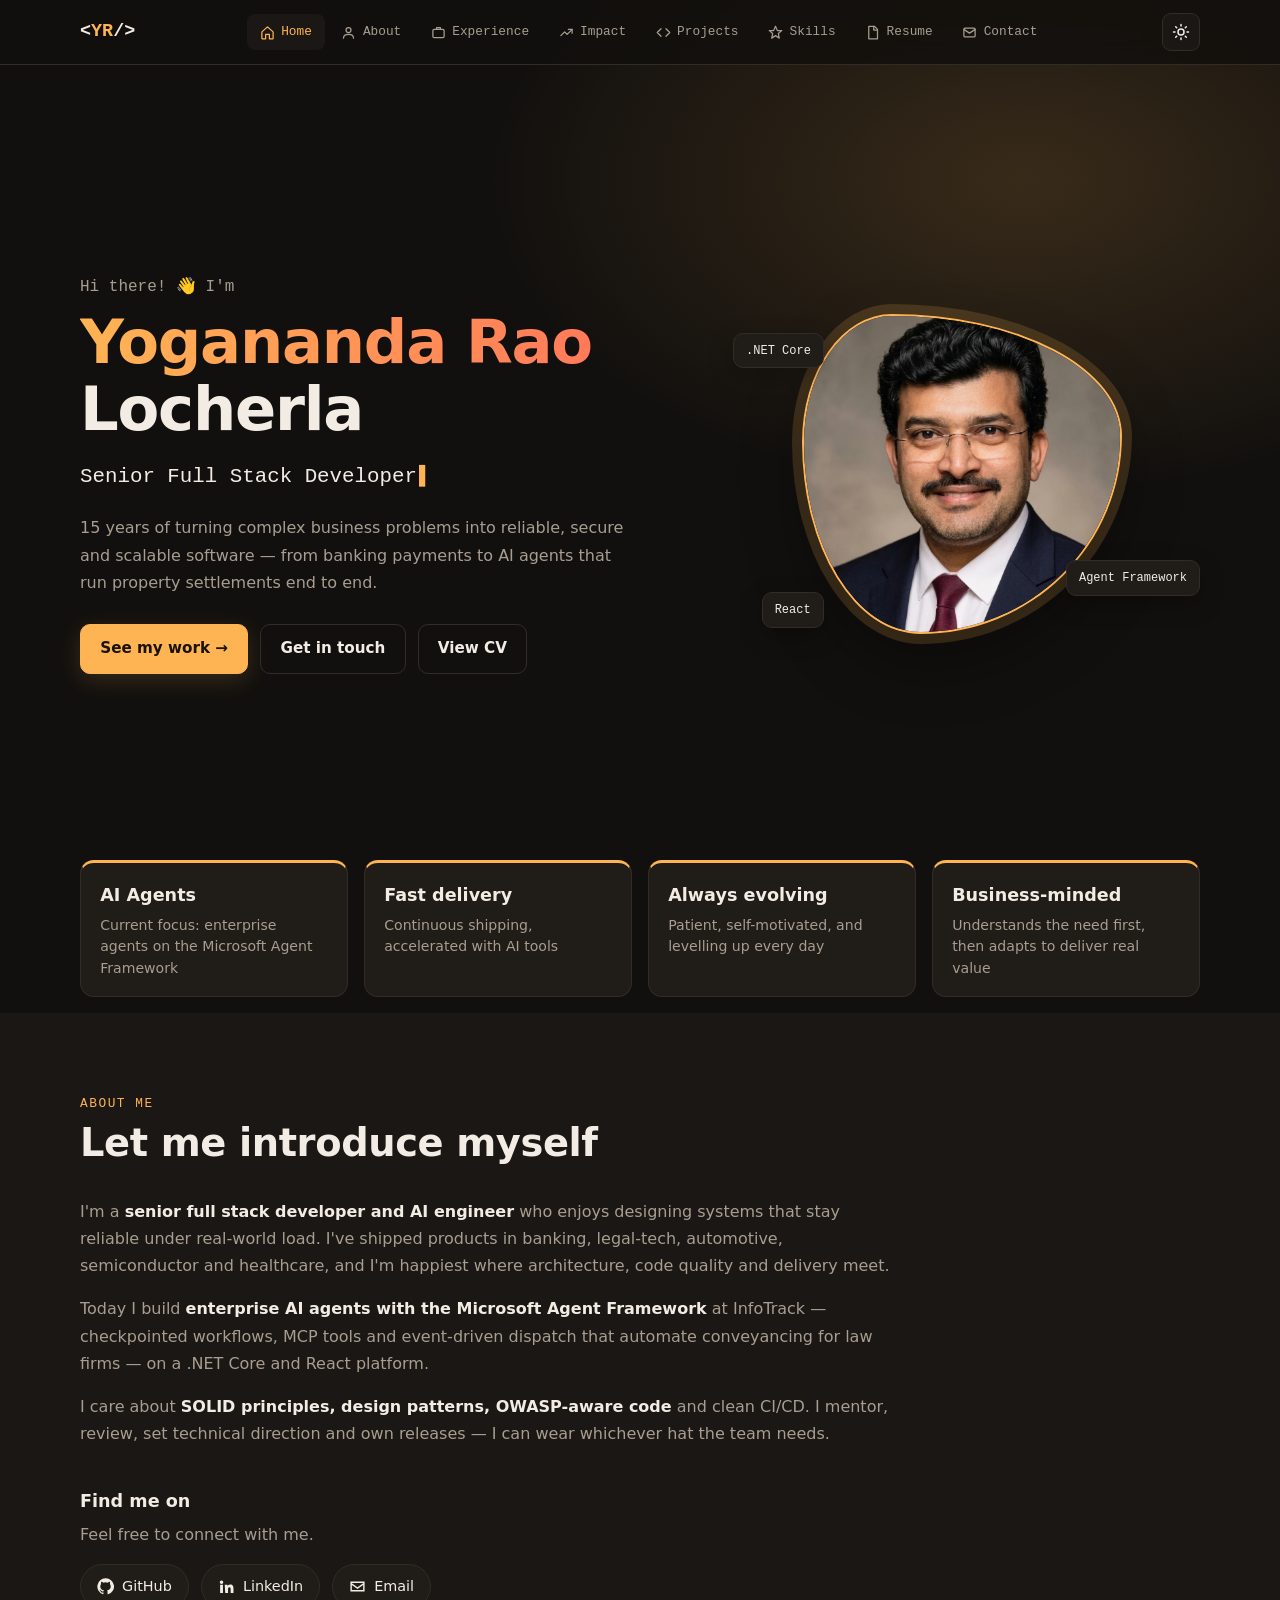
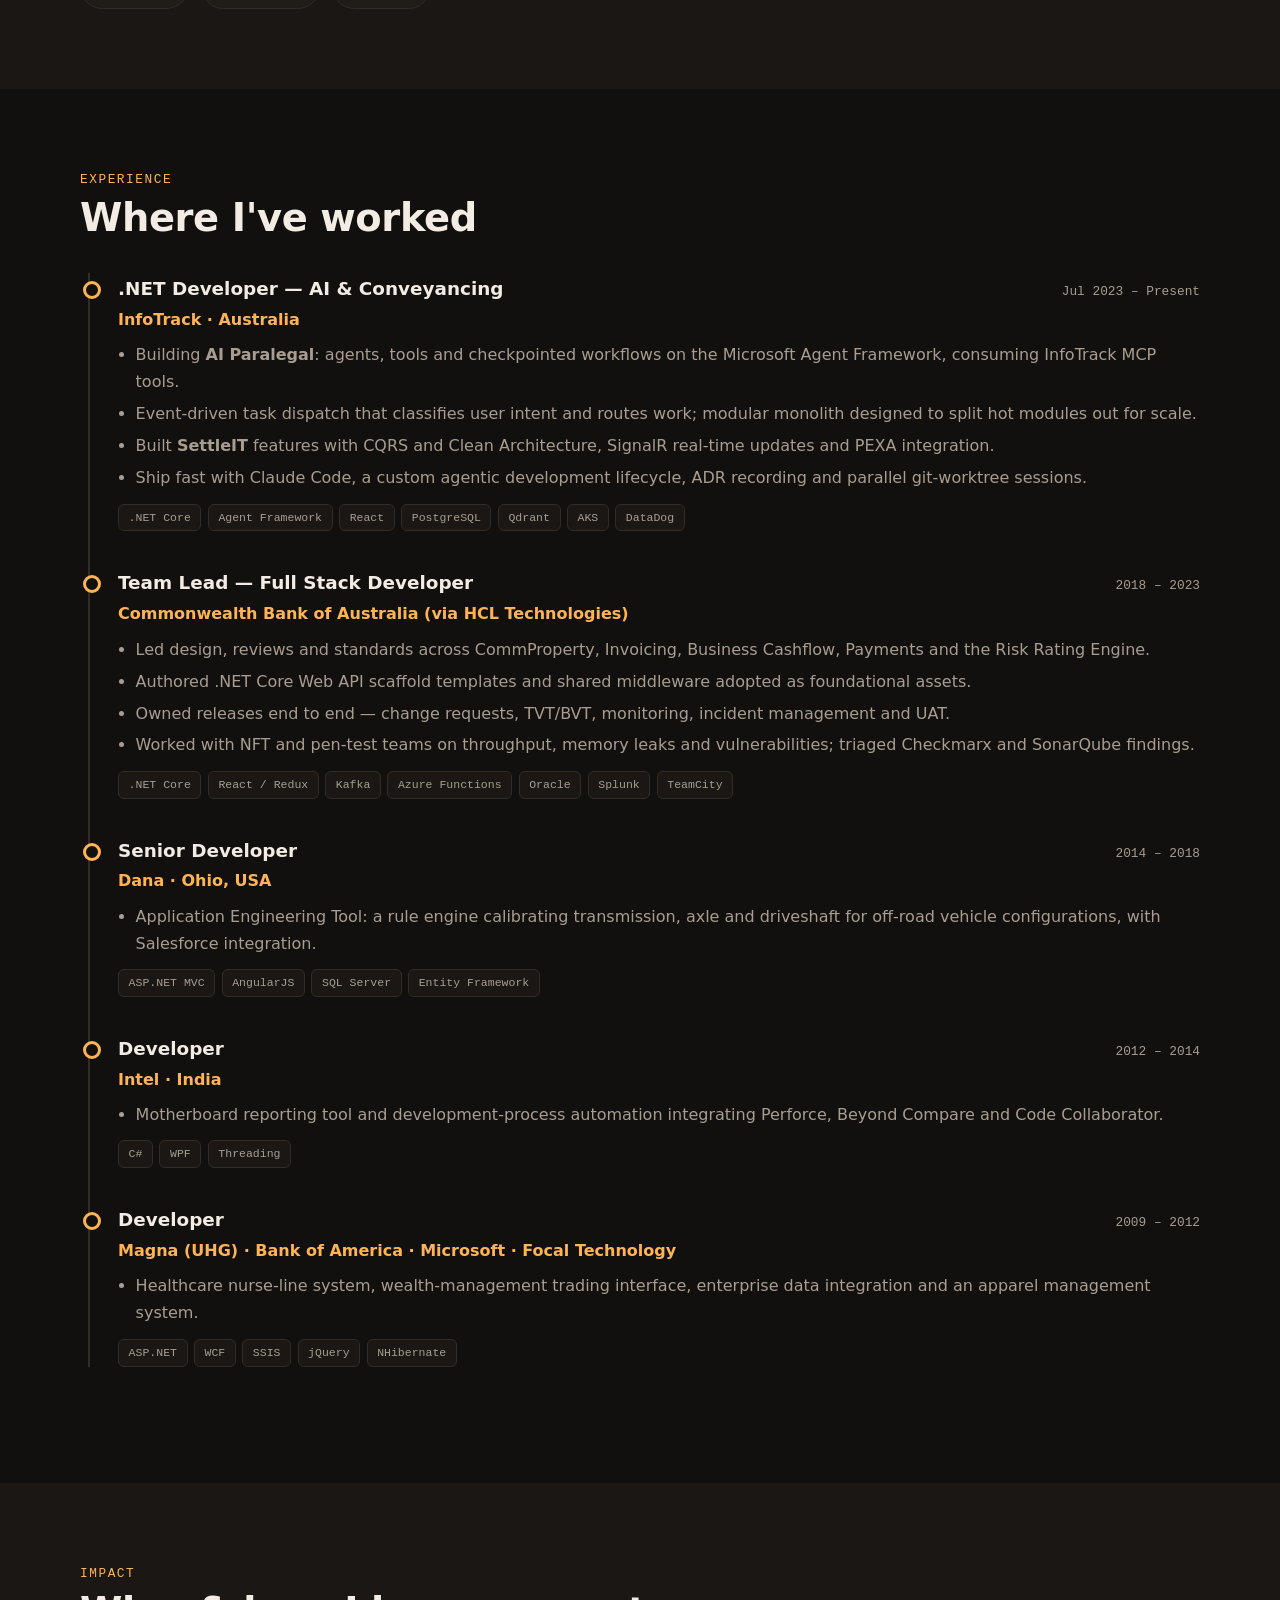
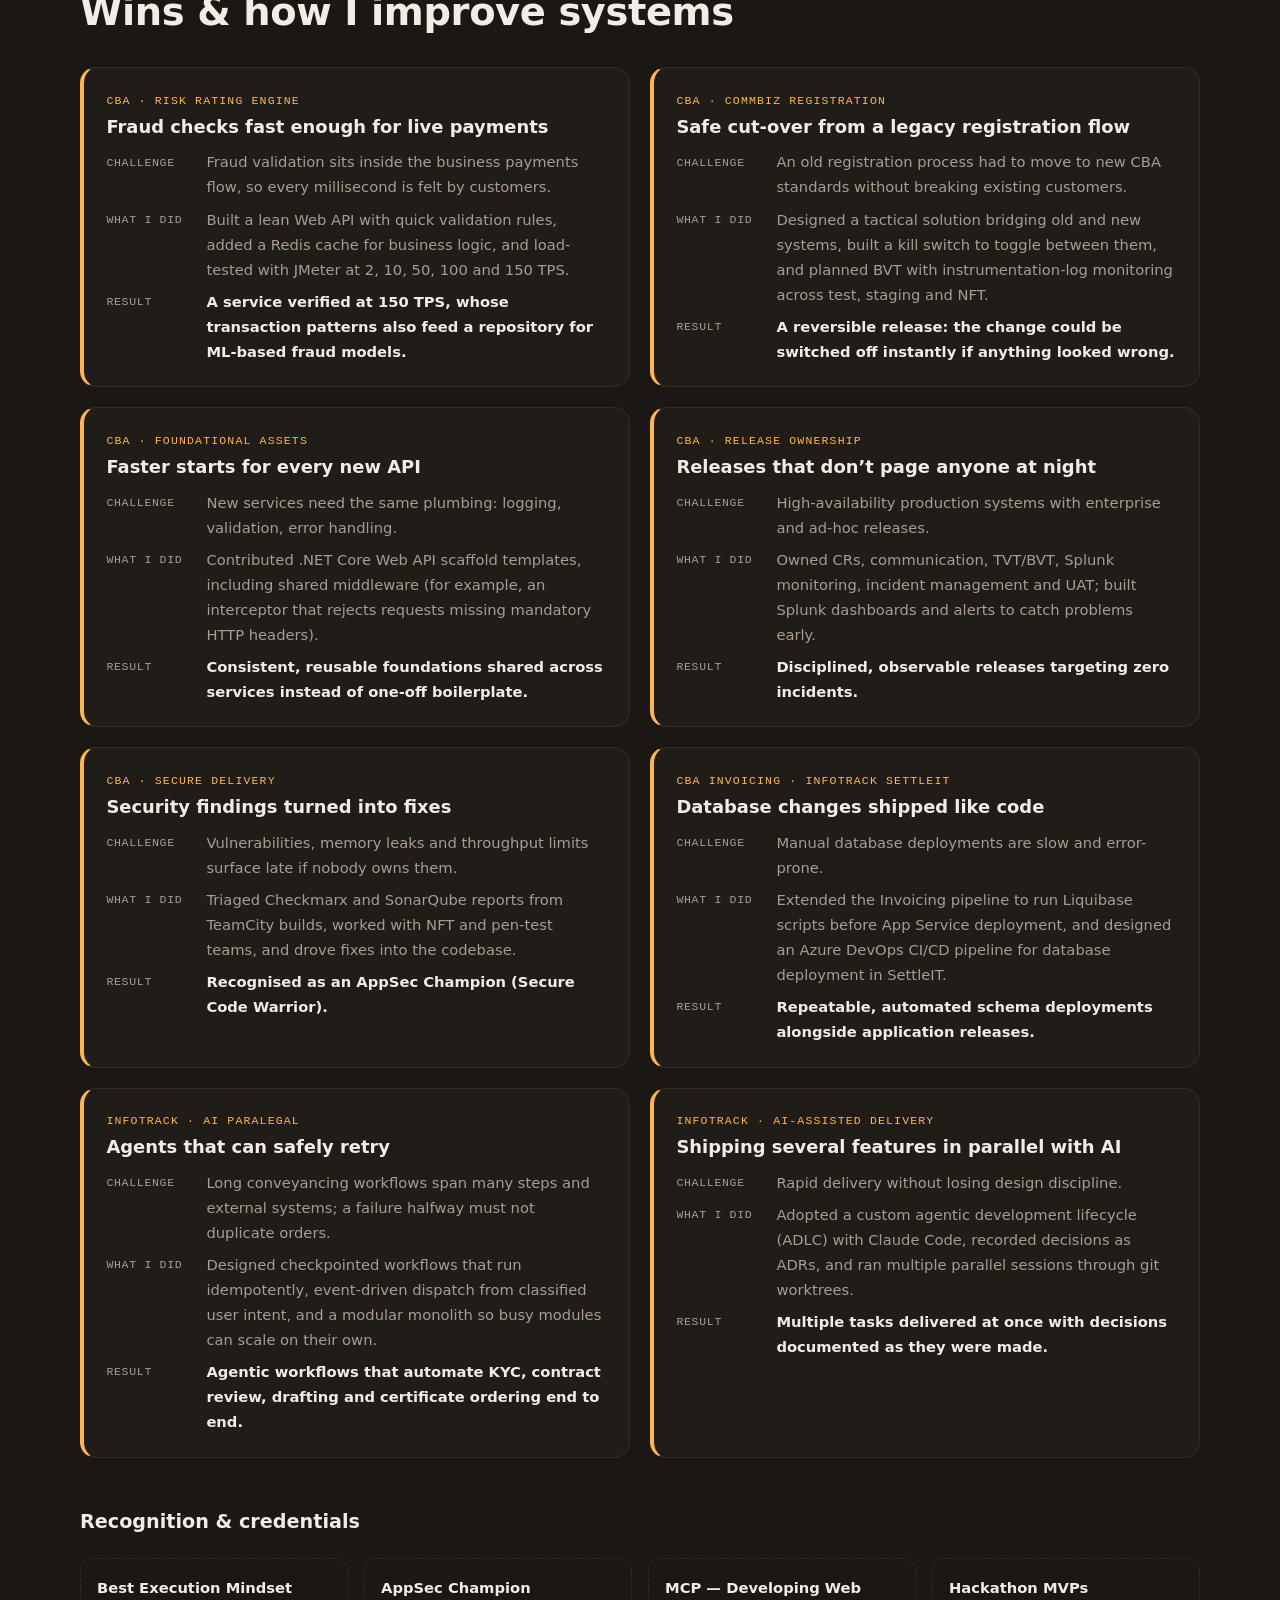
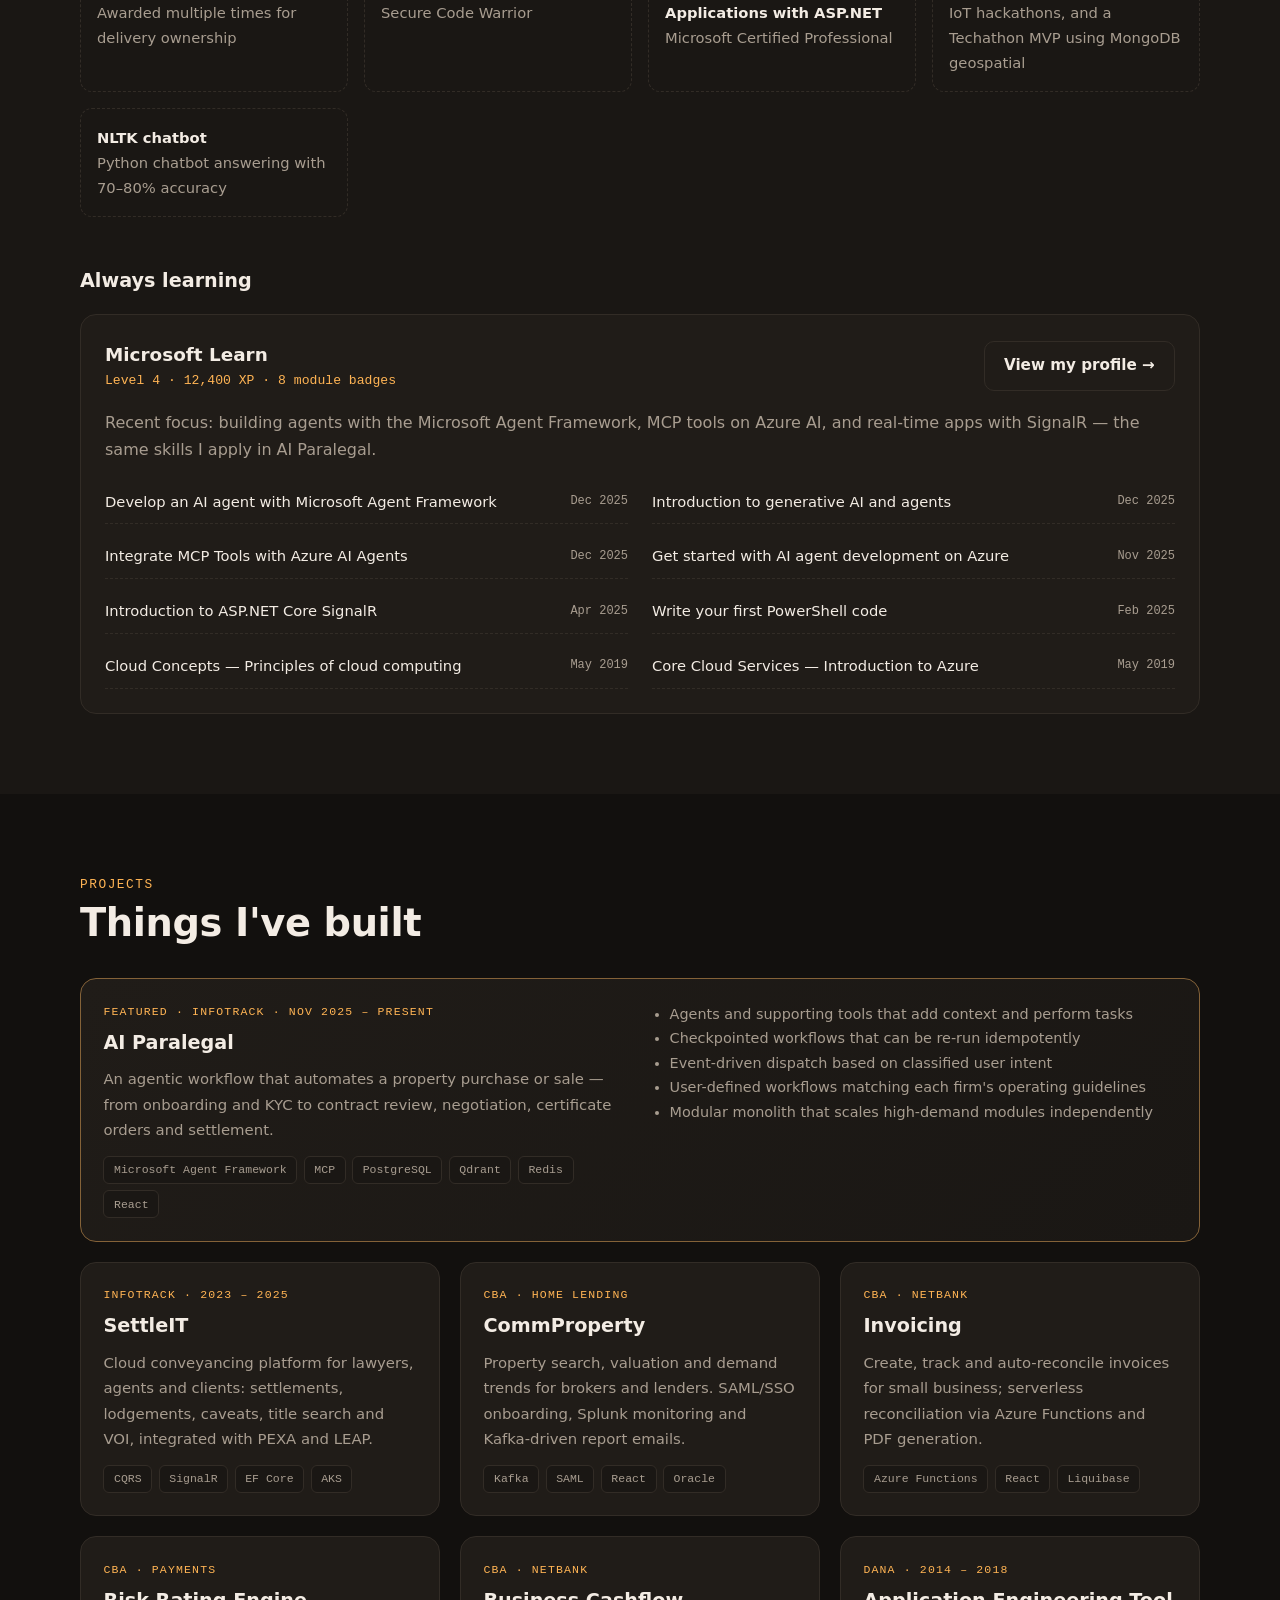
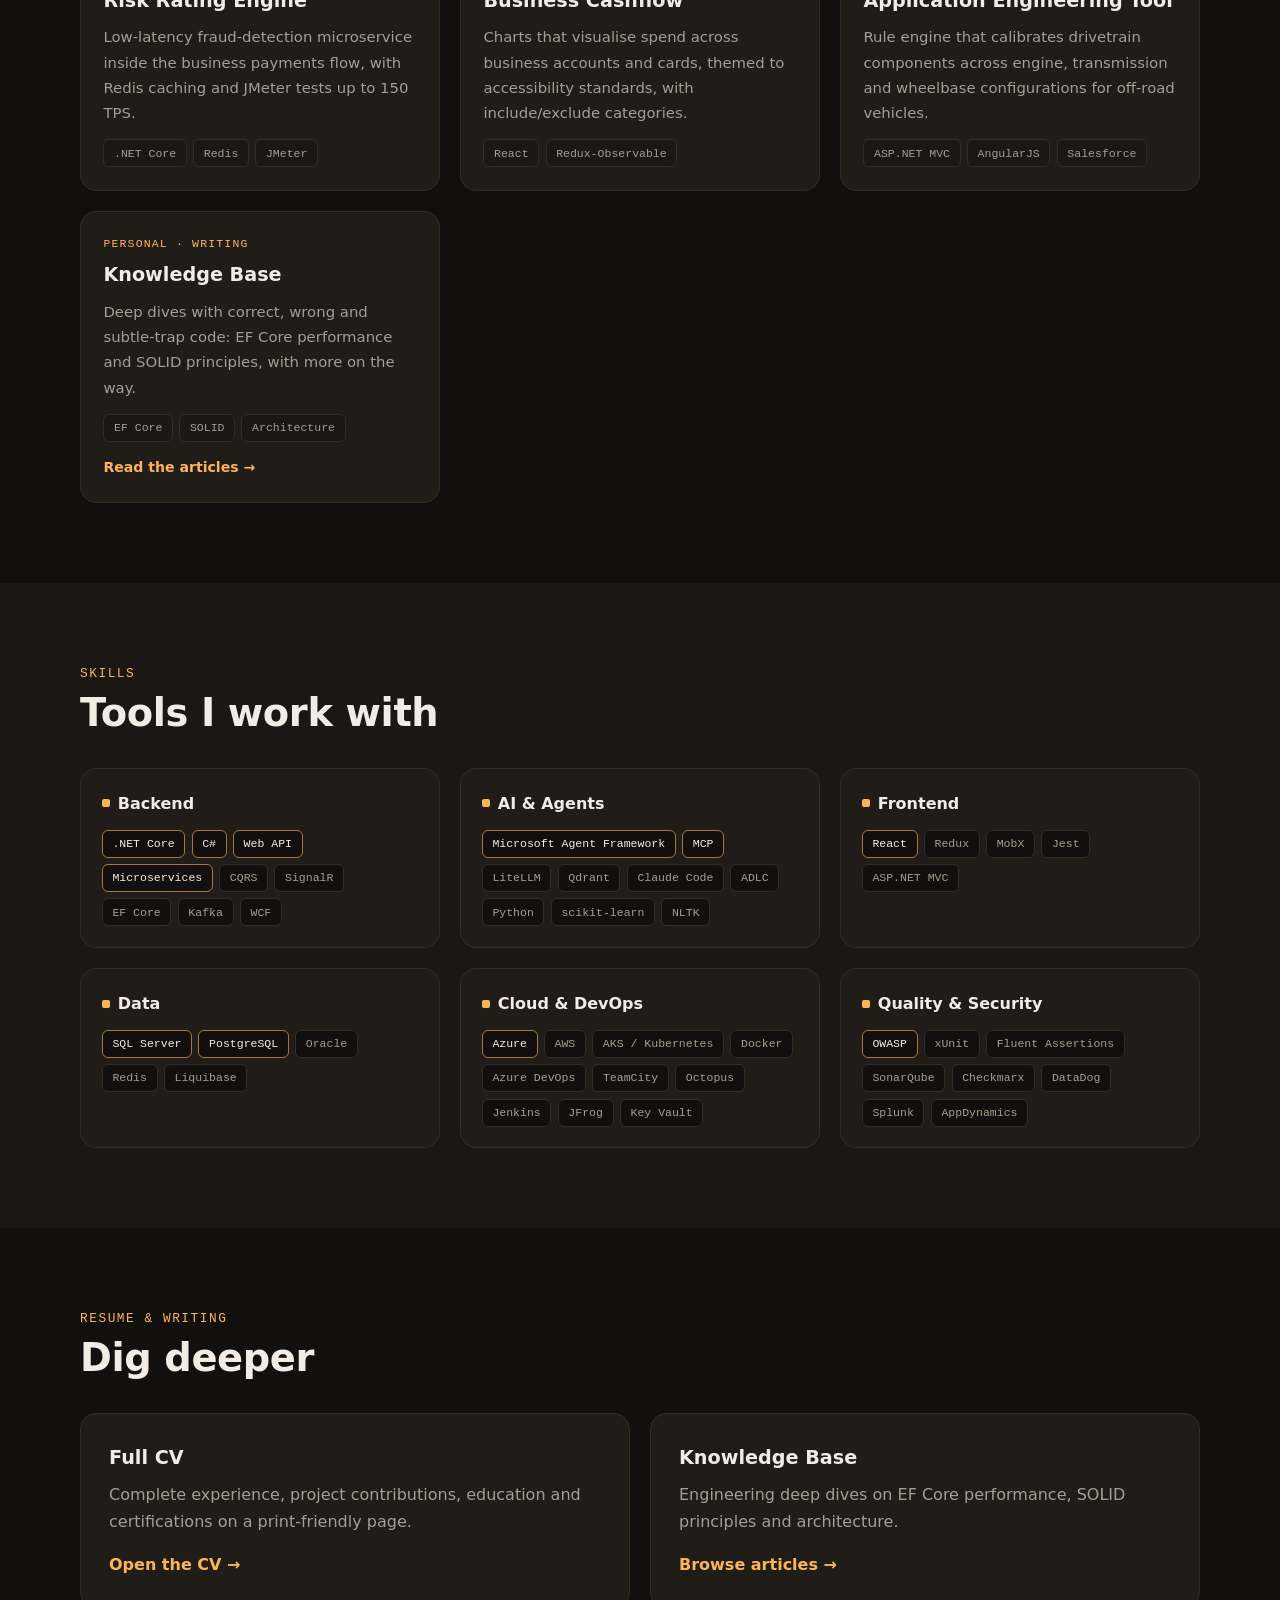
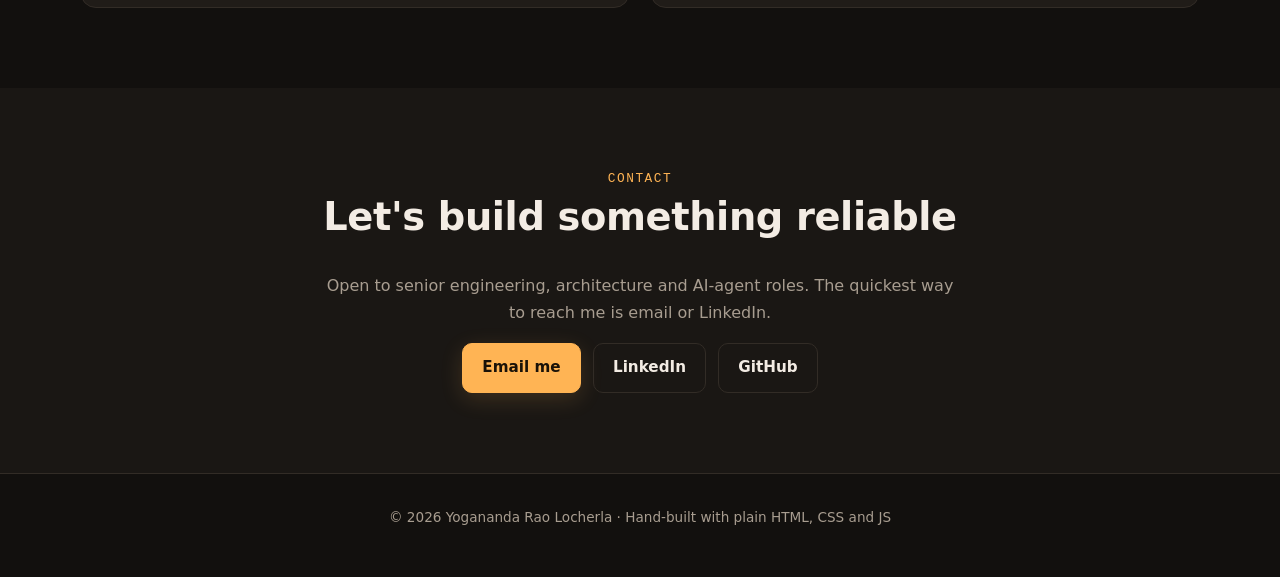
<file: portfolio/index.html>
<!DOCTYPE html>
<html lang="en" data-theme="dark">
<head>
  <meta charset="UTF-8">
  <meta name="viewport" content="width=device-width, initial-scale=1.0">
  <title>Yogananda Rao Locherla | Senior Full Stack Developer &amp; AI Engineer</title>
  <meta name="description" content="Portfolio of Yogananda Rao Locherla — 15 years building enterprise .NET Core and React systems, now building AI agents with the Microsoft Agent Framework.">
  <link rel="shortcut icon" href="../assets/favicon.ico">
  <link rel="stylesheet" href="style.css?v=2">
</head>
<body>

<header class="nav">
  <div class="wrap">
    <a class="logo" href="#home">&lt;<b>YR</b>/&gt;</a>
    <nav class="links" id="links" aria-label="Primary">
      <a href="#home" class="active"><svg width="15" height="15" viewBox="0 0 24 24" fill="none" stroke="currentColor" stroke-width="2" stroke-linecap="round" stroke-linejoin="round" aria-hidden="true"><path d="M3 11l9-8 9 8v10a1 1 0 0 1-1 1h-5v-7H9v7H4a1 1 0 0 1-1-1z"/></svg>Home</a>
      <a href="#about"><svg width="15" height="15" viewBox="0 0 24 24" fill="none" stroke="currentColor" stroke-width="2" stroke-linecap="round" stroke-linejoin="round" aria-hidden="true"><circle cx="12" cy="8" r="4"/><path d="M4 21c0-4 4-6 8-6s8 2 8 6"/></svg>About</a>
      <a href="#experience"><svg width="15" height="15" viewBox="0 0 24 24" fill="none" stroke="currentColor" stroke-width="2" stroke-linecap="round" stroke-linejoin="round" aria-hidden="true"><rect x="3" y="7" width="18" height="13" rx="2"/><path d="M9 7V4h6v3"/></svg>Experience</a>
      <a href="#impact"><svg width="15" height="15" viewBox="0 0 24 24" fill="none" stroke="currentColor" stroke-width="2" stroke-linecap="round" stroke-linejoin="round" aria-hidden="true"><path d="M3 17l6-6 4 4 8-8"/><path d="M15 7h6v6"/></svg>Impact</a>
      <a href="#projects"><svg width="15" height="15" viewBox="0 0 24 24" fill="none" stroke="currentColor" stroke-width="2" stroke-linecap="round" stroke-linejoin="round" aria-hidden="true"><path d="M8 6l-6 6 6 6M16 6l6 6-6 6"/></svg>Projects</a>
      <a href="#skills"><svg width="15" height="15" viewBox="0 0 24 24" fill="none" stroke="currentColor" stroke-width="2" stroke-linecap="round" stroke-linejoin="round" aria-hidden="true"><path d="M12 2l3 7h7l-5.5 4.5L18 21l-6-4-6 4 1.5-7.5L2 9h7z"/></svg>Skills</a>
      <a href="#resume"><svg width="15" height="15" viewBox="0 0 24 24" fill="none" stroke="currentColor" stroke-width="2" stroke-linecap="round" stroke-linejoin="round" aria-hidden="true"><path d="M6 2h9l5 5v15H6z"/><path d="M14 2v6h6"/></svg>Resume</a>
      <a href="#contact"><svg width="15" height="15" viewBox="0 0 24 24" fill="none" stroke="currentColor" stroke-width="2" stroke-linecap="round" stroke-linejoin="round" aria-hidden="true"><rect x="3" y="5" width="18" height="14" rx="2"/><path d="M3 7l9 6 9-6"/></svg>Contact</a>
    </nav>
    <div style="display:flex;gap:.5rem">
      <button class="icon-btn" id="theme" aria-label="Toggle light / dark theme"><svg width="18" height="18" viewBox="0 0 24 24" fill="none" stroke="currentColor" stroke-width="2" stroke-linecap="round" stroke-linejoin="round" aria-hidden="true"><circle cx="12" cy="12" r="4"/><path d="M12 2v2M12 20v2M4.9 4.9l1.4 1.4M17.7 17.7l1.4 1.4M2 12h2M20 12h2M4.9 19.1l1.4-1.4M17.7 6.3l1.4-1.4"/></svg></button>
      <button class="icon-btn menu-btn" id="menu" aria-label="Open menu"><svg width="18" height="18" viewBox="0 0 24 24" fill="none" stroke="currentColor" stroke-width="2" stroke-linecap="round" stroke-linejoin="round" aria-hidden="true"><path d="M3 6h18M3 12h18M3 18h18"/></svg></button>
    </div>
  </div>
</header>

<main>
  <!-- HOME -->
  <section class="hero" id="home">
    <div class="wrap">
      <div>
        <p class="greet">Hi there! 👋 I'm</p>
        <h1><span>Yogananda Rao</span> Locherla</h1>
        <div class="typed mono" id="typed" aria-live="off"></div>
        <p class="lede">15 years of turning complex business problems into reliable, secure and scalable software — from banking payments to AI agents that run property settlements end to end.</p>
        <div class="btn-row">
          <a class="btn primary" href="#projects">See my work →</a>
          <a class="btn ghost" href="#contact">Get in touch</a>
          <a class="btn ghost" href="../">View CV</a>
        </div>
      </div>
      <div class="hero-art">
        <img class="photo" src="../assets/yoga-headshot.webp" alt="Portrait of Yogananda Rao Locherla">
        <span class="badge b1">.NET Core</span>
        <span class="badge b2">Agent Framework</span>
        <span class="badge b3">React</span>
      </div>
    </div>
  </section>

  <!-- HIGHLIGHTS -->
  <section class="highlights">
    <div class="wrap hl-grid">
      <div class="hl-card reveal"><b>AI Agents</b><span>Current focus: enterprise agents on the Microsoft Agent Framework</span></div>
      <div class="hl-card reveal"><b>Fast delivery</b><span>Continuous shipping, accelerated with AI tools</span></div>
      <div class="hl-card reveal"><b>Always evolving</b><span>Patient, self-motivated, and levelling up every day</span></div>
      <div class="hl-card reveal"><b>Business-minded</b><span>Understands the need first, then adapts to deliver real value</span></div>
    </div>
  </section>

  <!-- ABOUT -->
  <section class="block alt" id="about">
    <div class="wrap">
      <div class="eyebrow reveal">About me</div>
      <h2 class="h2 reveal">Let me introduce myself</h2>
      <div class="about single">
        <div class="reveal">
          <p>I'm a <b>senior full stack developer and AI engineer</b> who enjoys designing systems that stay reliable under real-world load. I've shipped products in banking, legal-tech, automotive, semiconductor and healthcare, and I'm happiest where architecture, code quality and delivery meet.</p>
          <p>Today I build <b>enterprise AI agents with the Microsoft Agent Framework</b> at InfoTrack — checkpointed workflows, MCP tools and event-driven dispatch that automate conveyancing for law firms — on a .NET Core and React platform.</p>
          <p>I care about <b>SOLID principles, design patterns, OWASP-aware code</b> and clean CI/CD. I mentor, review, set technical direction and own releases — I can wear whichever hat the team needs.</p>
          <div class="find">
            <h3>Find me on</h3>
            <p style="color:var(--muted)">Feel free to connect with me.</p>
            <div class="socials">
              <a href="https://github.com/yoganandaraol" target="_blank" rel="noopener"><svg width="17" height="17" viewBox="0 0 24 24" fill="currentColor" aria-hidden="true"><path d="M12 .5a11.5 11.5 0 0 0-3.64 22.41c.58.1.79-.25.79-.56v-2c-3.2.7-3.87-1.37-3.87-1.37-.52-1.33-1.28-1.69-1.28-1.69-1.04-.71.08-.7.08-.7 1.15.08 1.76 1.18 1.76 1.18 1.03 1.76 2.69 1.25 3.35.96.1-.74.4-1.25.73-1.54-2.55-.29-5.24-1.28-5.24-5.69 0-1.26.45-2.28 1.18-3.09-.12-.29-.51-1.46.11-3.05 0 0 .97-.31 3.17 1.18a10.9 10.9 0 0 1 5.77 0c2.2-1.49 3.17-1.18 3.17-1.18.63 1.59.23 2.76.11 3.05.74.81 1.18 1.83 1.18 3.09 0 4.42-2.69 5.39-5.25 5.68.41.36.78 1.06.78 2.14v3.17c0 .31.21.67.8.56A11.5 11.5 0 0 0 12 .5z"/></svg>GitHub</a>
              <a href="https://www.linkedin.com/in/yogananda-rao-locherla-121b2213/" target="_blank" rel="noopener"><svg width="17" height="17" viewBox="0 0 24 24" fill="currentColor" aria-hidden="true"><path d="M4.98 3.5a2.5 2.5 0 1 1 0 5 2.5 2.5 0 0 1 0-5zM3 9.5h4V21H3zM9.5 9.5h3.8v1.6h.06c.53-1 1.82-2.05 3.75-2.05 4 0 4.74 2.63 4.74 6.05V21h-4v-5.1c0-1.22-.02-2.78-1.7-2.78-1.7 0-1.96 1.32-1.96 2.69V21h-4z"/></svg>LinkedIn</a>
              <a href="mailto:yoganandaraol@gmail.com"><svg width="17" height="17" viewBox="0 0 24 24" fill="currentColor" aria-hidden="true"><path d="M2 5h20v14H2zm2 2v.5l8 5.500 8-5.500V7zm16 3-8 5.500L4 10v7h16z"/></svg>Email</a>
            </div>
          </div>
        </div>
      </div>
    </div>
  </section>

  <!-- EXPERIENCE -->
  <section class="block" id="experience">
    <div class="wrap">
      <div class="eyebrow reveal">Experience</div>
      <h2 class="h2 reveal">Where I've worked</h2>
      <div class="timeline">

        <article class="t-item reveal">
          <div class="t-head"><h3>.NET Developer — AI &amp; Conveyancing</h3><span class="t-when">Jul 2023 – Present</span></div>
          <div class="t-co">InfoTrack · Australia</div>
          <ul>
            <li>Building <b>AI Paralegal</b>: agents, tools and checkpointed workflows on the Microsoft Agent Framework, consuming InfoTrack MCP tools.</li>
            <li>Event-driven task dispatch that classifies user intent and routes work; modular monolith designed to split hot modules out for scale.</li>
            <li>Built <b>SettleIT</b> features with CQRS and Clean Architecture, SignalR real-time updates and PEXA integration.</li>
            <li>Ship fast with Claude Code, a custom agentic development lifecycle, ADR recording and parallel git-worktree sessions.</li>
          </ul>
          <div class="tags"><span class="tag">.NET Core</span><span class="tag">Agent Framework</span><span class="tag">React</span><span class="tag">PostgreSQL</span><span class="tag">Qdrant</span><span class="tag">AKS</span><span class="tag">DataDog</span></div>
        </article>

        <article class="t-item reveal">
          <div class="t-head"><h3>Team Lead — Full Stack Developer</h3><span class="t-when">2018 – 2023</span></div>
          <div class="t-co">Commonwealth Bank of Australia (via HCL Technologies)</div>
          <ul>
            <li>Led design, reviews and standards across CommProperty, Invoicing, Business Cashflow, Payments and the Risk Rating Engine.</li>
            <li>Authored .NET Core Web API scaffold templates and shared middleware adopted as foundational assets.</li>
            <li>Owned releases end to end — change requests, TVT/BVT, monitoring, incident management and UAT.</li>
            <li>Worked with NFT and pen-test teams on throughput, memory leaks and vulnerabilities; triaged Checkmarx and SonarQube findings.</li>
          </ul>
          <div class="tags"><span class="tag">.NET Core</span><span class="tag">React / Redux</span><span class="tag">Kafka</span><span class="tag">Azure Functions</span><span class="tag">Oracle</span><span class="tag">Splunk</span><span class="tag">TeamCity</span></div>
        </article>

        <article class="t-item reveal">
          <div class="t-head"><h3>Senior Developer</h3><span class="t-when">2014 – 2018</span></div>
          <div class="t-co">Dana · Ohio, USA</div>
          <ul><li>Application Engineering Tool: a rule engine calibrating transmission, axle and driveshaft for off-road vehicle configurations, with Salesforce integration.</li></ul>
          <div class="tags"><span class="tag">ASP.NET MVC</span><span class="tag">AngularJS</span><span class="tag">SQL Server</span><span class="tag">Entity Framework</span></div>
        </article>

        <article class="t-item reveal">
          <div class="t-head"><h3>Developer</h3><span class="t-when">2012 – 2014</span></div>
          <div class="t-co">Intel · India</div>
          <ul><li>Motherboard reporting tool and development-process automation integrating Perforce, Beyond Compare and Code Collaborator.</li></ul>
          <div class="tags"><span class="tag">C#</span><span class="tag">WPF</span><span class="tag">Threading</span></div>
        </article>

        <article class="t-item reveal">
          <div class="t-head"><h3>Developer</h3><span class="t-when">2009 – 2012</span></div>
          <div class="t-co">Magna (UHG) · Bank of America · Microsoft · Focal Technology</div>
          <ul><li>Healthcare nurse-line system, wealth-management trading interface, enterprise data integration and an apparel management system.</li></ul>
          <div class="tags"><span class="tag">ASP.NET</span><span class="tag">WCF</span><span class="tag">SSIS</span><span class="tag">jQuery</span><span class="tag">NHibernate</span></div>
        </article>
      </div>
    </div>
  </section>

  <!-- IMPACT -->
  <section class="block alt" id="impact">
    <div class="wrap">
      <div class="eyebrow reveal">Impact</div>
      <h2 class="h2 reveal">Wins &amp; how I improve systems</h2>
      <div class="wins">
        <article class="win reveal">
          <div class="tagline">CBA · Risk Rating Engine</div>
          <h3>Fraud checks fast enough for live payments</h3>
          <dl>
            <dt>Challenge</dt><dd>Fraud validation sits inside the business payments flow, so every millisecond is felt by customers.</dd>
            <dt>What I did</dt><dd>Built a lean Web API with quick validation rules, added a Redis cache for business logic, and load-tested with JMeter at 2, 10, 50, 100 and 150 TPS.</dd>
            <dt>Result</dt><dd>A service verified at 150 TPS, whose transaction patterns also feed a repository for ML-based fraud models.</dd>
          </dl>
        </article>
        <article class="win reveal">
          <div class="tagline">CBA · CommBiz Registration</div>
          <h3>Safe cut-over from a legacy registration flow</h3>
          <dl>
            <dt>Challenge</dt><dd>An old registration process had to move to new CBA standards without breaking existing customers.</dd>
            <dt>What I did</dt><dd>Designed a tactical solution bridging old and new systems, built a kill switch to toggle between them, and planned BVT with instrumentation-log monitoring across test, staging and NFT.</dd>
            <dt>Result</dt><dd>A reversible release: the change could be switched off instantly if anything looked wrong.</dd>
          </dl>
        </article>
        <article class="win reveal">
          <div class="tagline">CBA · Foundational assets</div>
          <h3>Faster starts for every new API</h3>
          <dl>
            <dt>Challenge</dt><dd>New services need the same plumbing: logging, validation, error handling.</dd>
            <dt>What I did</dt><dd>Contributed .NET Core Web API scaffold templates, including shared middleware (for example, an interceptor that rejects requests missing mandatory HTTP headers).</dd>
            <dt>Result</dt><dd>Consistent, reusable foundations shared across services instead of one-off boilerplate.</dd>
          </dl>
        </article>
        <article class="win reveal">
          <div class="tagline">CBA · Release ownership</div>
          <h3>Releases that don’t page anyone at night</h3>
          <dl>
            <dt>Challenge</dt><dd>High-availability production systems with enterprise and ad-hoc releases.</dd>
            <dt>What I did</dt><dd>Owned CRs, communication, TVT/BVT, Splunk monitoring, incident management and UAT; built Splunk dashboards and alerts to catch problems early.</dd>
            <dt>Result</dt><dd>Disciplined, observable releases targeting zero incidents.</dd>
          </dl>
        </article>
        <article class="win reveal">
          <div class="tagline">CBA · Secure delivery</div>
          <h3>Security findings turned into fixes</h3>
          <dl>
            <dt>Challenge</dt><dd>Vulnerabilities, memory leaks and throughput limits surface late if nobody owns them.</dd>
            <dt>What I did</dt><dd>Triaged Checkmarx and SonarQube reports from TeamCity builds, worked with NFT and pen-test teams, and drove fixes into the codebase.</dd>
            <dt>Result</dt><dd>Recognised as an AppSec Champion (Secure Code Warrior).</dd>
          </dl>
        </article>
        <article class="win reveal">
          <div class="tagline">CBA Invoicing · InfoTrack SettleIT</div>
          <h3>Database changes shipped like code</h3>
          <dl>
            <dt>Challenge</dt><dd>Manual database deployments are slow and error-prone.</dd>
            <dt>What I did</dt><dd>Extended the Invoicing pipeline to run Liquibase scripts before App Service deployment, and designed an Azure DevOps CI/CD pipeline for database deployment in SettleIT.</dd>
            <dt>Result</dt><dd>Repeatable, automated schema deployments alongside application releases.</dd>
          </dl>
        </article>
        <article class="win reveal">
          <div class="tagline">InfoTrack · AI Paralegal</div>
          <h3>Agents that can safely retry</h3>
          <dl>
            <dt>Challenge</dt><dd>Long conveyancing workflows span many steps and external systems; a failure halfway must not duplicate orders.</dd>
            <dt>What I did</dt><dd>Designed checkpointed workflows that run idempotently, event-driven dispatch from classified user intent, and a modular monolith so busy modules can scale on their own.</dd>
            <dt>Result</dt><dd>Agentic workflows that automate KYC, contract review, drafting and certificate ordering end to end.</dd>
          </dl>
        </article>
        <article class="win reveal">
          <div class="tagline">InfoTrack · AI-assisted delivery</div>
          <h3>Shipping several features in parallel with AI</h3>
          <dl>
            <dt>Challenge</dt><dd>Rapid delivery without losing design discipline.</dd>
            <dt>What I did</dt><dd>Adopted a custom agentic development lifecycle (ADLC) with Claude Code, recorded decisions as ADRs, and ran multiple parallel sessions through git worktrees.</dd>
            <dt>Result</dt><dd>Multiple tasks delivered at once with decisions documented as they were made.</dd>
          </dl>
        </article>
      </div>

      <h3 class="sub-h reveal">Recognition &amp; credentials</h3>
      <div class="certs">
        <div class="cert reveal"><b>Best Execution Mindset</b>Awarded multiple times for delivery ownership</div>
        <div class="cert reveal"><b>AppSec Champion</b>Secure Code Warrior</div>
        <div class="cert reveal"><b>MCP — Developing Web Applications with ASP.NET</b>Microsoft Certified Professional</div>
        <div class="cert reveal"><b>Hackathon MVPs</b>IoT hackathons, and a Techathon MVP using MongoDB geospatial</div>
        <div class="cert reveal"><b>NLTK chatbot</b>Python chatbot answering with 70–80% accuracy</div>
      </div>

      <h3 class="sub-h reveal">Always learning</h3>
      <div class="learn reveal">
        <div class="learn-head">
          <div>
            <p class="learn-title">Microsoft Learn</p>
            <p class="learn-sub">Level 4 · 12,400 XP · 8 module badges</p>
          </div>
          <a class="btn ghost" href="https://learn.microsoft.com/en-us/users/yoganandaraol/" target="_blank" rel="noopener">View my profile →</a>
        </div>
        <p class="learn-note">Recent focus: building agents with the Microsoft Agent Framework, MCP tools on Azure AI, and real-time apps with SignalR — the same skills I apply in AI Paralegal.</p>
        <ul class="learn-list">
          <li class="reveal"><span>Develop an AI agent with Microsoft Agent Framework</span><em>Dec 2025</em></li>
          <li class="reveal"><span>Introduction to generative AI and agents</span><em>Dec 2025</em></li>
          <li class="reveal"><span>Integrate MCP Tools with Azure AI Agents</span><em>Dec 2025</em></li>
          <li class="reveal"><span>Get started with AI agent development on Azure</span><em>Nov 2025</em></li>
          <li class="reveal"><span>Introduction to ASP.NET Core SignalR</span><em>Apr 2025</em></li>
          <li class="reveal"><span>Write your first PowerShell code</span><em>Feb 2025</em></li>
          <li class="reveal"><span>Cloud Concepts — Principles of cloud computing</span><em>May 2019</em></li>
          <li class="reveal"><span>Core Cloud Services — Introduction to Azure</span><em>May 2019</em></li>
        </ul>
      </div>
    </div>
  </section>

  <!-- PROJECTS -->
  <section class="block" id="projects">
    <div class="wrap">
      <div class="eyebrow reveal">Projects</div>
      <h2 class="h2 reveal">Things I've built</h2>
      <div class="cards">

        <article class="card feature reveal">
          <div>
            <div class="tagline">Featured · InfoTrack · Nov 2025 – present</div>
            <h3>AI Paralegal</h3>
            <p>An agentic workflow that automates a property purchase or sale — from onboarding and KYC to contract review, negotiation, certificate orders and settlement.</p>
            <div class="tags"><span class="tag">Microsoft Agent Framework</span><span class="tag">MCP</span><span class="tag">PostgreSQL</span><span class="tag">Qdrant</span><span class="tag">Redis</span><span class="tag">React</span></div>
          </div>
          <ul>
            <li>Agents and supporting tools that add context and perform tasks</li>
            <li>Checkpointed workflows that can be re-run idempotently</li>
            <li>Event-driven dispatch based on classified user intent</li>
            <li>User-defined workflows matching each firm's operating guidelines</li>
            <li>Modular monolith that scales high-demand modules independently</li>
          </ul>
        </article>

        <article class="card reveal">
          <div class="tagline">InfoTrack · 2023 – 2025</div>
          <h3>SettleIT</h3>
          <p>Cloud conveyancing platform for lawyers, agents and clients: settlements, lodgements, caveats, title search and VOI, integrated with PEXA and LEAP.</p>
          <div class="tags"><span class="tag">CQRS</span><span class="tag">SignalR</span><span class="tag">EF Core</span><span class="tag">AKS</span></div>
        </article>

        <article class="card reveal">
          <div class="tagline">CBA · Home Lending</div>
          <h3>CommProperty</h3>
          <p>Property search, valuation and demand trends for brokers and lenders. SAML/SSO onboarding, Splunk monitoring and Kafka-driven report emails.</p>
          <div class="tags"><span class="tag">Kafka</span><span class="tag">SAML</span><span class="tag">React</span><span class="tag">Oracle</span></div>
        </article>

        <article class="card reveal">
          <div class="tagline">CBA · NetBank</div>
          <h3>Invoicing</h3>
          <p>Create, track and auto-reconcile invoices for small business; serverless reconciliation via Azure Functions and PDF generation.</p>
          <div class="tags"><span class="tag">Azure Functions</span><span class="tag">React</span><span class="tag">Liquibase</span></div>
        </article>

        <article class="card reveal">
          <div class="tagline">CBA · Payments</div>
          <h3>Risk Rating Engine</h3>
          <p>Low-latency fraud-detection microservice inside the business payments flow, with Redis caching and JMeter tests up to 150 TPS.</p>
          <div class="tags"><span class="tag">.NET Core</span><span class="tag">Redis</span><span class="tag">JMeter</span></div>
        </article>

        <article class="card reveal">
          <div class="tagline">CBA · NetBank</div>
          <h3>Business Cashflow</h3>
          <p>Charts that visualise spend across business accounts and cards, themed to accessibility standards, with include/exclude categories.</p>
          <div class="tags"><span class="tag">React</span><span class="tag">Redux-Observable</span></div>
        </article>

        <article class="card reveal">
          <div class="tagline">Dana · 2014 – 2018</div>
          <h3>Application Engineering Tool</h3>
          <p>Rule engine that calibrates drivetrain components across engine, transmission and wheelbase configurations for off-road vehicles.</p>
          <div class="tags"><span class="tag">ASP.NET MVC</span><span class="tag">AngularJS</span><span class="tag">Salesforce</span></div>
        </article>

        <a class="card reveal" href="../kb/">
          <div class="tagline">Personal · Writing</div>
          <h3>Knowledge Base</h3>
          <p>Deep dives with correct, wrong and subtle-trap code: EF Core performance and SOLID principles, with more on the way.</p>
          <div class="tags"><span class="tag">EF Core</span><span class="tag">SOLID</span><span class="tag">Architecture</span></div>
          <span class="more">Read the articles →</span>
        </a>
      </div>
    </div>
  </section>

  <!-- SKILLS -->
  <section class="block alt" id="skills">
    <div class="wrap">
      <div class="eyebrow reveal">Skills</div>
      <h2 class="h2 reveal">Tools I work with</h2>
      <div class="skills">
        <div class="skill reveal"><h3><i></i>Backend</h3><div class="tags"><span class="tag hot">.NET Core</span><span class="tag hot">C#</span><span class="tag hot">Web API</span><span class="tag hot">Microservices</span><span class="tag">CQRS</span><span class="tag">SignalR</span><span class="tag">EF Core</span><span class="tag">Kafka</span><span class="tag">WCF</span></div></div>
        <div class="skill reveal"><h3><i></i>AI &amp; Agents</h3><div class="tags"><span class="tag hot">Microsoft Agent Framework</span><span class="tag hot">MCP</span><span class="tag">LiteLLM</span><span class="tag">Qdrant</span><span class="tag">Claude Code</span><span class="tag">ADLC</span><span class="tag">Python</span><span class="tag">scikit-learn</span><span class="tag">NLTK</span></div></div>
        <div class="skill reveal"><h3><i></i>Frontend</h3><div class="tags"><span class="tag hot">React</span><span class="tag">Redux</span><span class="tag">MobX</span><span class="tag">Jest</span><span class="tag">ASP.NET MVC</span></div></div>
        <div class="skill reveal"><h3><i></i>Data</h3><div class="tags"><span class="tag hot">SQL Server</span><span class="tag hot">PostgreSQL</span><span class="tag">Oracle</span><span class="tag">Redis</span><span class="tag">Liquibase</span></div></div>
        <div class="skill reveal"><h3><i></i>Cloud &amp; DevOps</h3><div class="tags"><span class="tag hot">Azure</span><span class="tag">AWS</span><span class="tag">AKS / Kubernetes</span><span class="tag">Docker</span><span class="tag">Azure DevOps</span><span class="tag">TeamCity</span><span class="tag">Octopus</span><span class="tag">Jenkins</span><span class="tag">JFrog</span><span class="tag">Key Vault</span></div></div>
        <div class="skill reveal"><h3><i></i>Quality &amp; Security</h3><div class="tags"><span class="tag hot">OWASP</span><span class="tag">xUnit</span><span class="tag">Fluent Assertions</span><span class="tag">SonarQube</span><span class="tag">Checkmarx</span><span class="tag">DataDog</span><span class="tag">Splunk</span><span class="tag">AppDynamics</span></div></div>
      </div>
    </div>
  </section>

  <!-- RESUME + KB -->
  <section class="block" id="resume">
    <div class="wrap">
      <div class="eyebrow reveal">Resume &amp; writing</div>
      <h2 class="h2 reveal">Dig deeper</h2>
      <div class="two">
        <a class="cta-card reveal" href="../">
          <h3>Full CV</h3>
          <p>Complete experience, project contributions, education and certifications on a print-friendly page.</p>
          <span class="more">Open the CV →</span>
        </a>
        <a class="cta-card reveal" href="../kb/">
          <h3>Knowledge Base</h3>
          <p>Engineering deep dives on EF Core performance, SOLID principles and architecture.</p>
          <span class="more">Browse articles →</span>
        </a>
      </div>
    </div>
  </section>

  <!-- CONTACT -->
  <section class="block alt" id="contact">
    <div class="wrap contact">
      <div class="eyebrow reveal">Contact</div>
      <h2 class="h2 reveal">Let's build something reliable</h2>
      <p class="reveal">Open to senior engineering, architecture and AI-agent roles. The quickest way to reach me is email or LinkedIn.</p>
      <div class="btn-row reveal">
        <a class="btn primary" href="mailto:yoganandaraol@gmail.com">Email me</a>
        <a class="btn ghost" href="https://www.linkedin.com/in/yogananda-rao-locherla-121b2213/" target="_blank" rel="noopener">LinkedIn</a>
        <a class="btn ghost" href="https://github.com/yoganandaraol" target="_blank" rel="noopener">GitHub</a>
      </div>
    </div>
  </section>
</main>

<footer>© <span id="year">2026</span> Yogananda Rao Locherla · Hand-built with plain HTML, CSS and JS</footer>

<script src="app.js?v=2"></script>
</body>
</html>
</file>
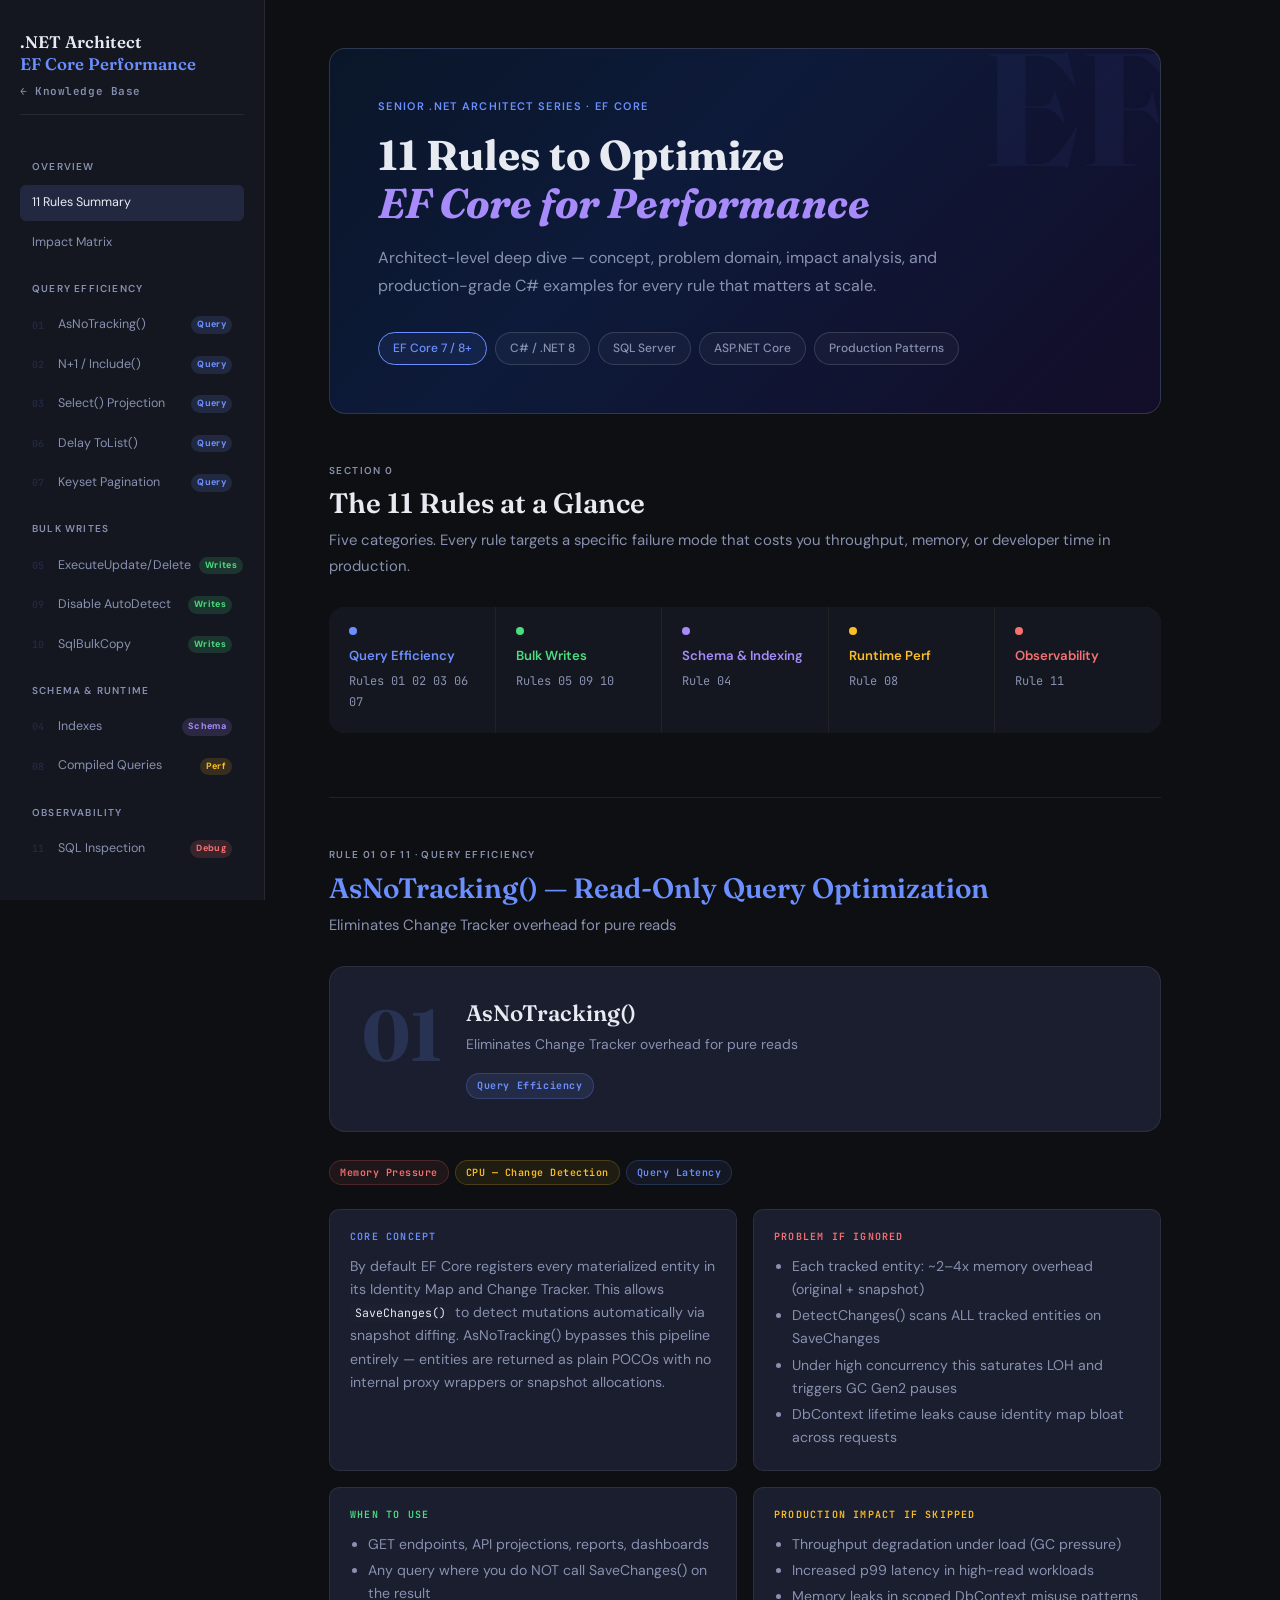
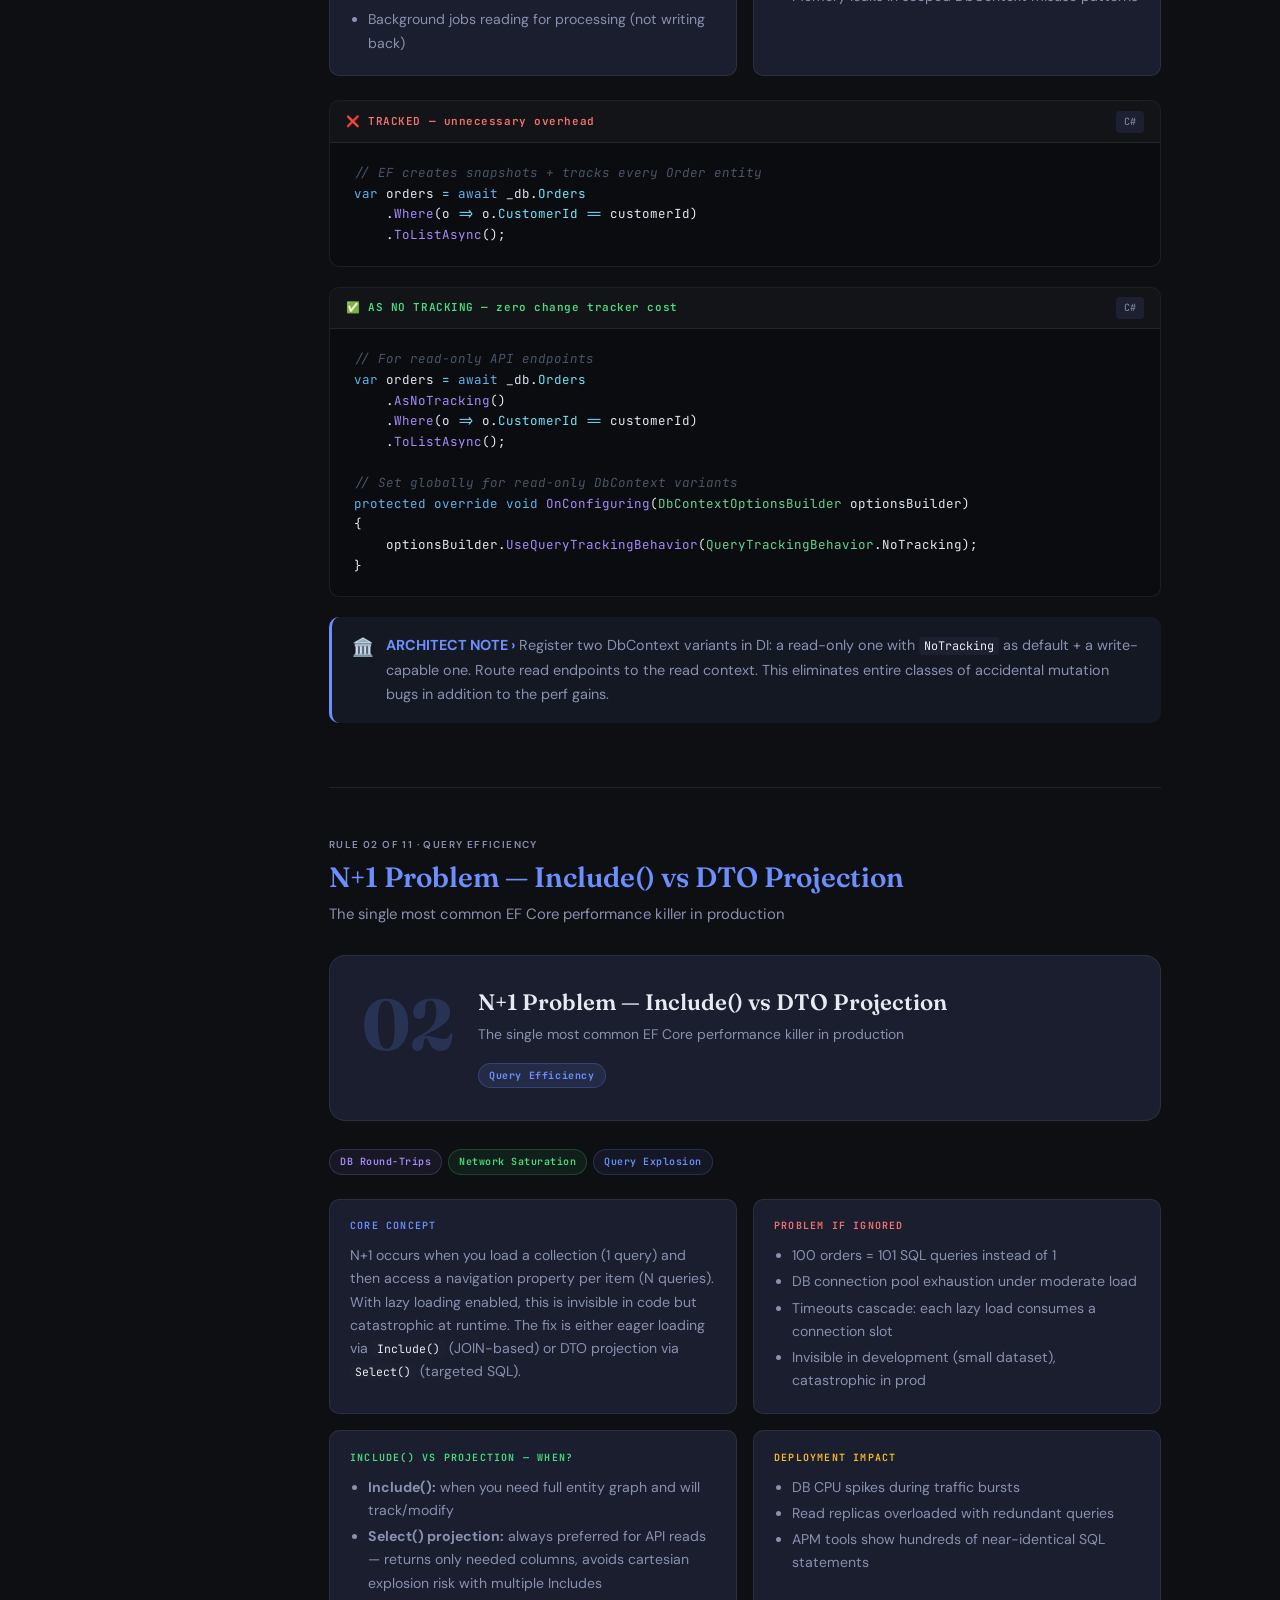
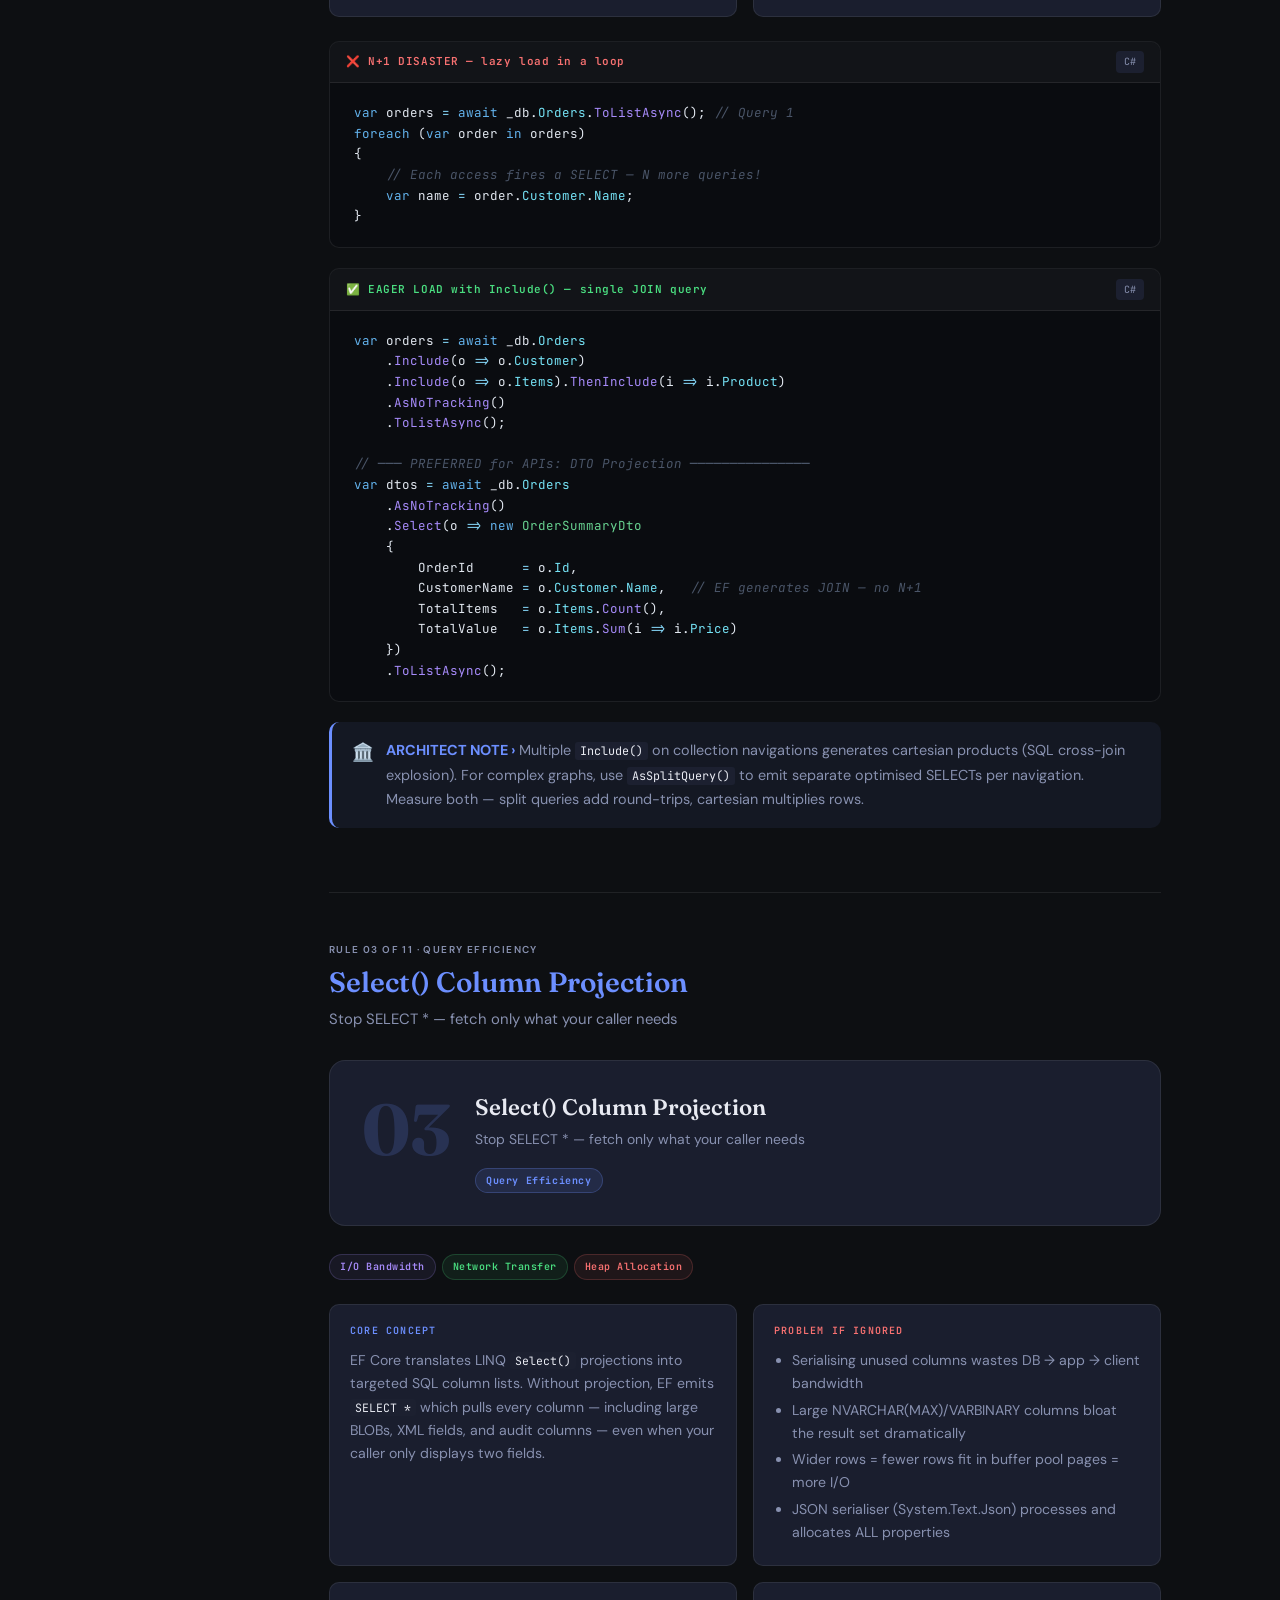
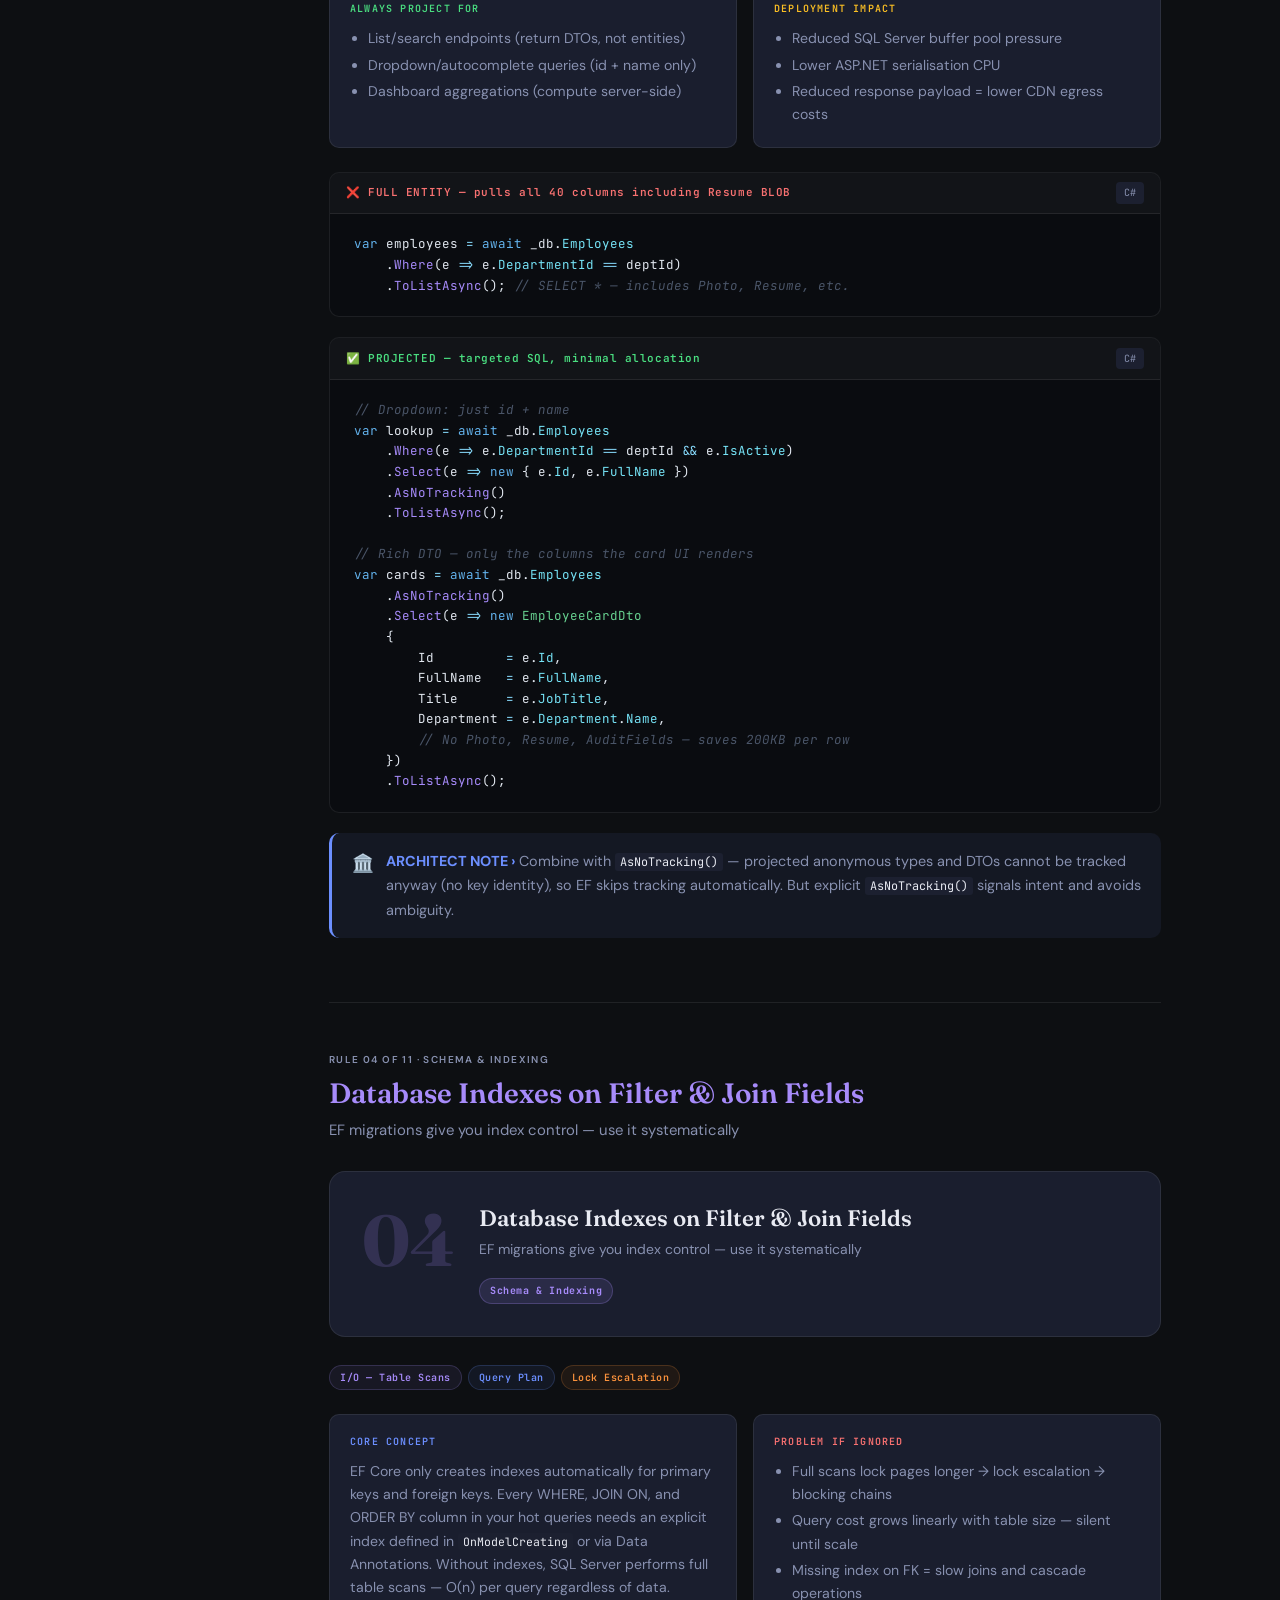
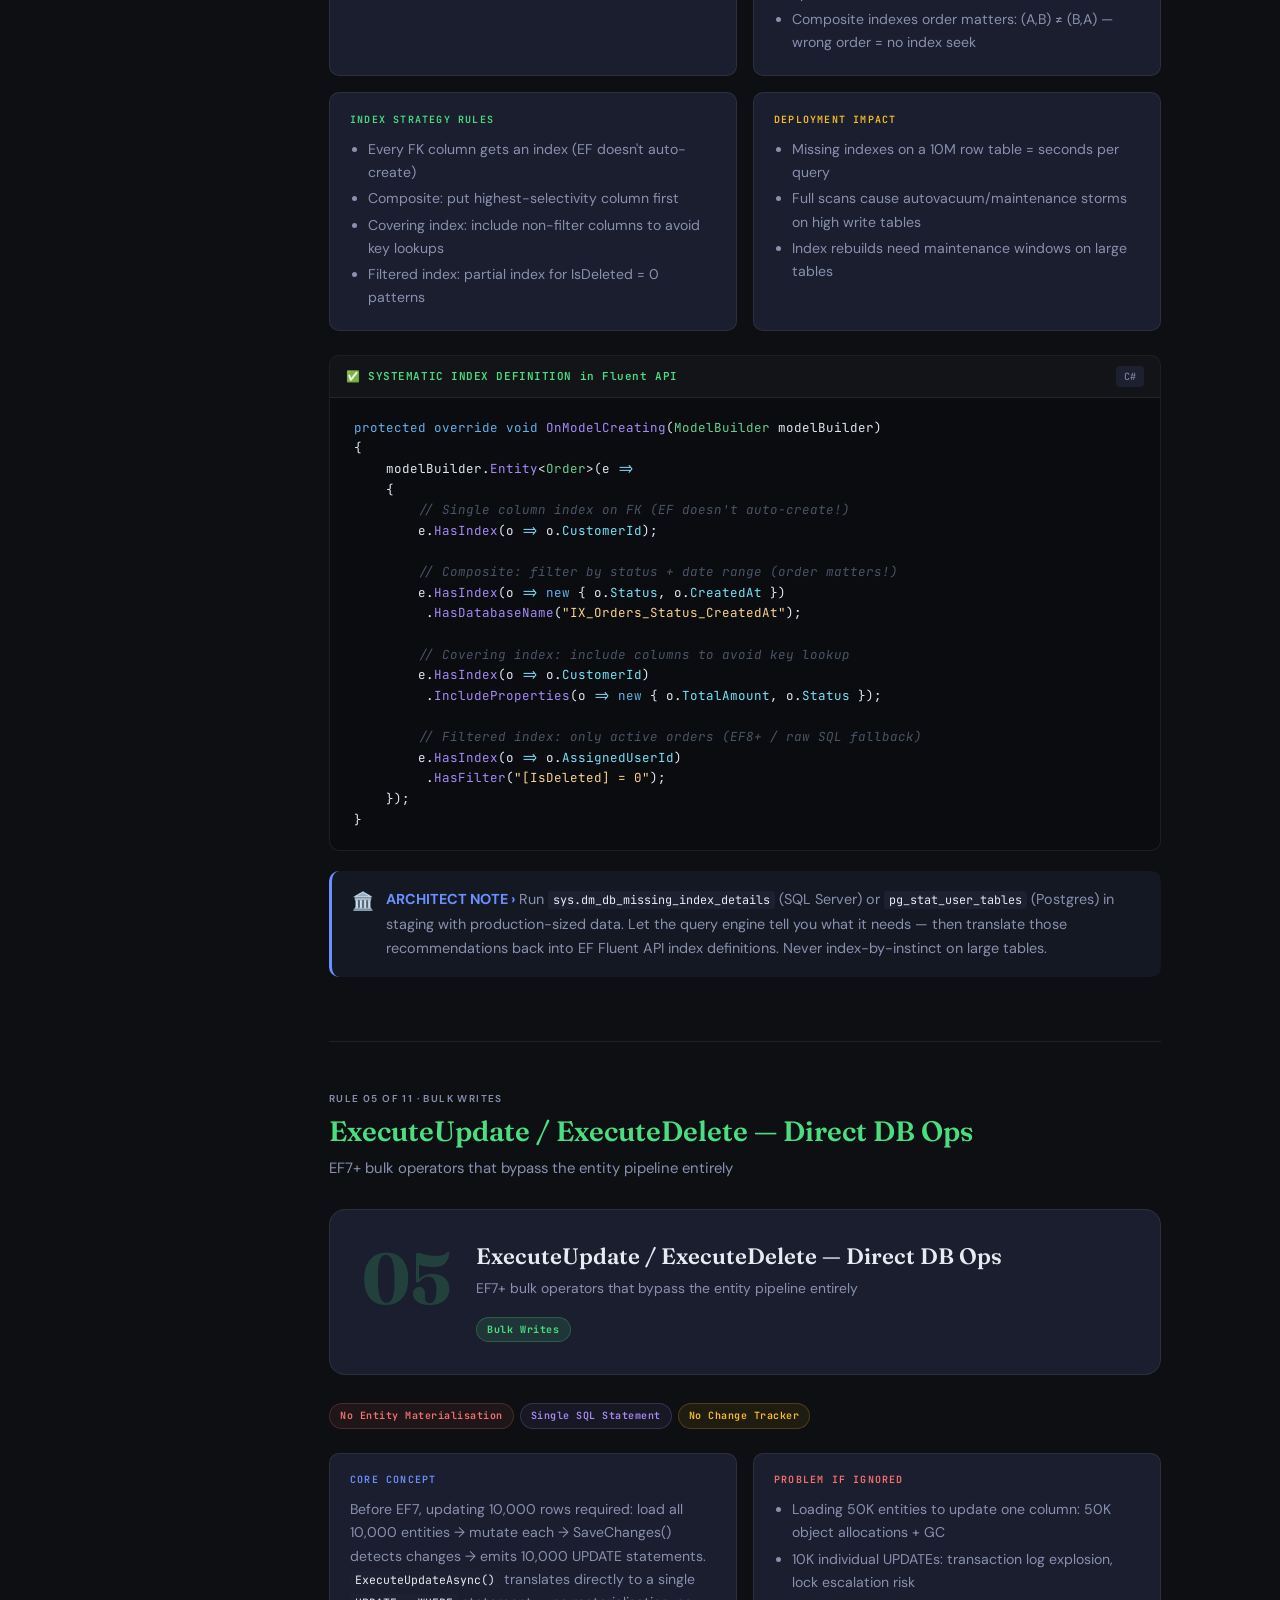
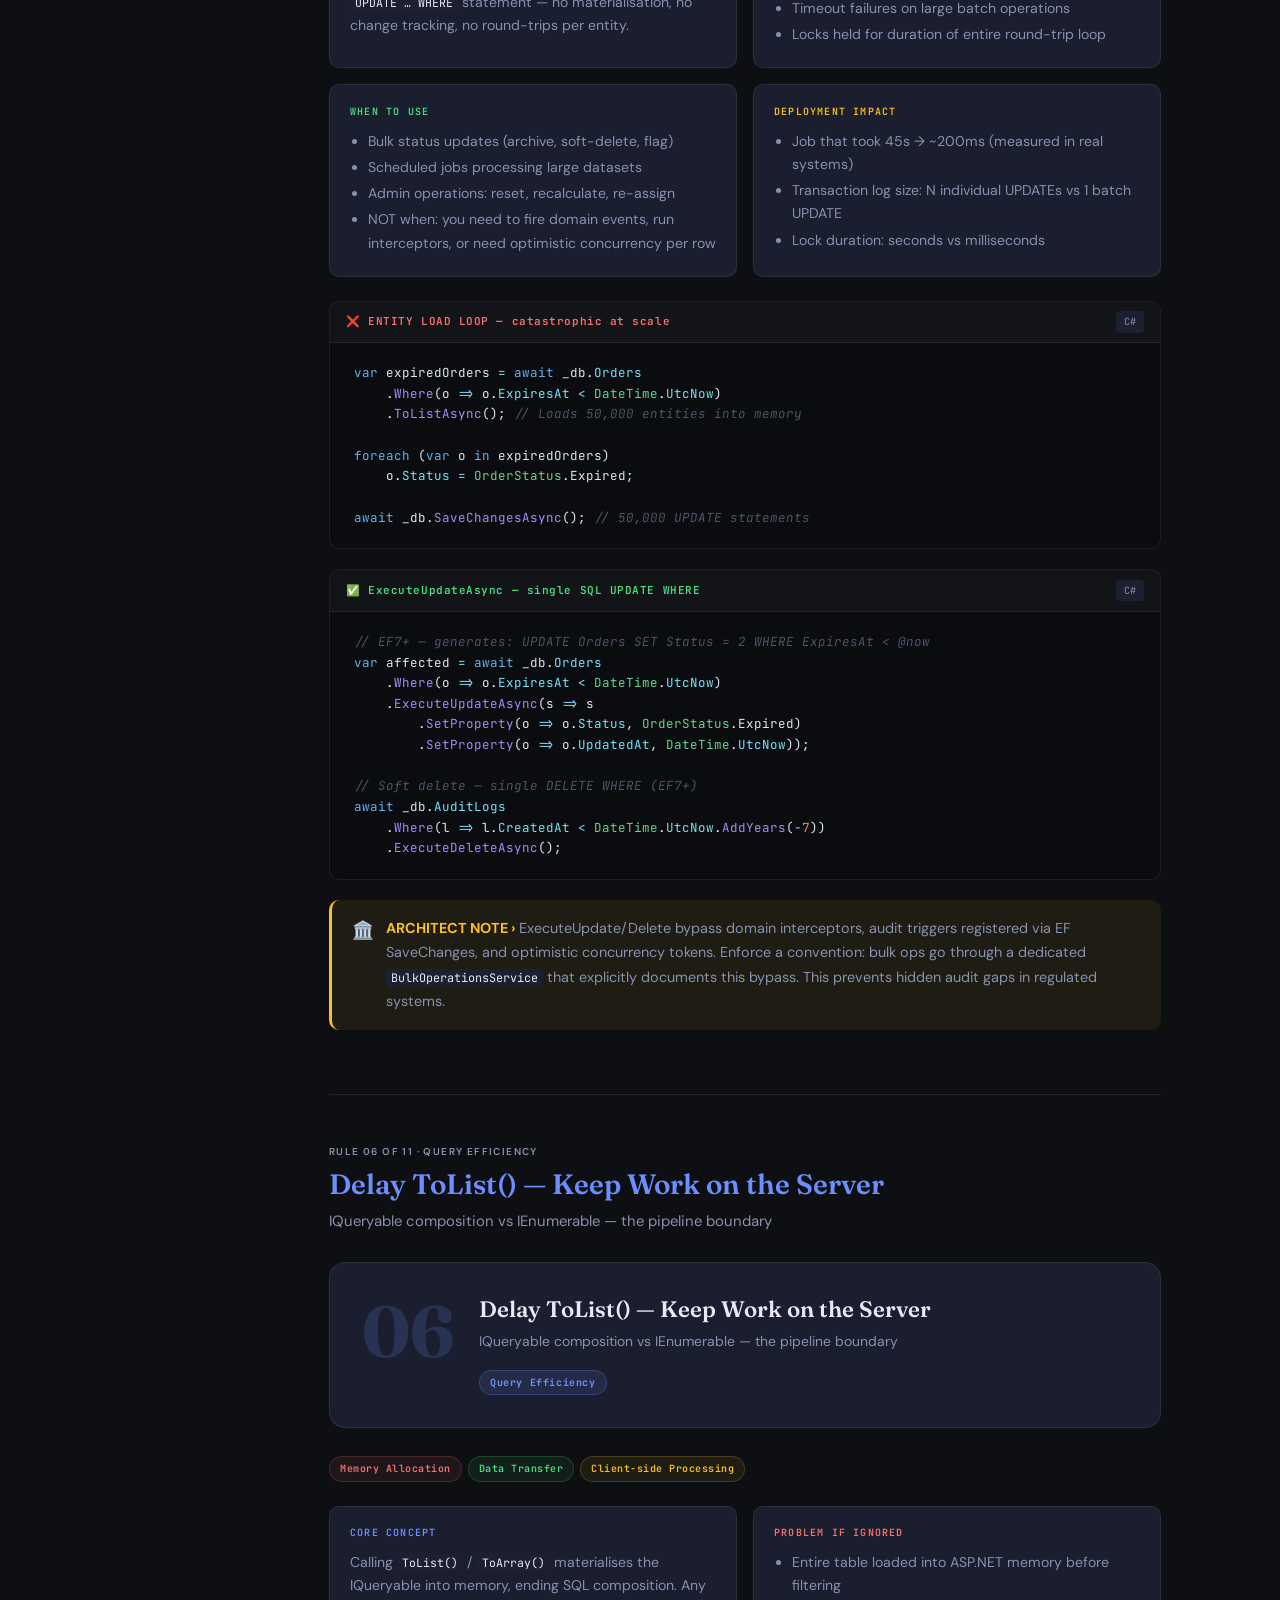
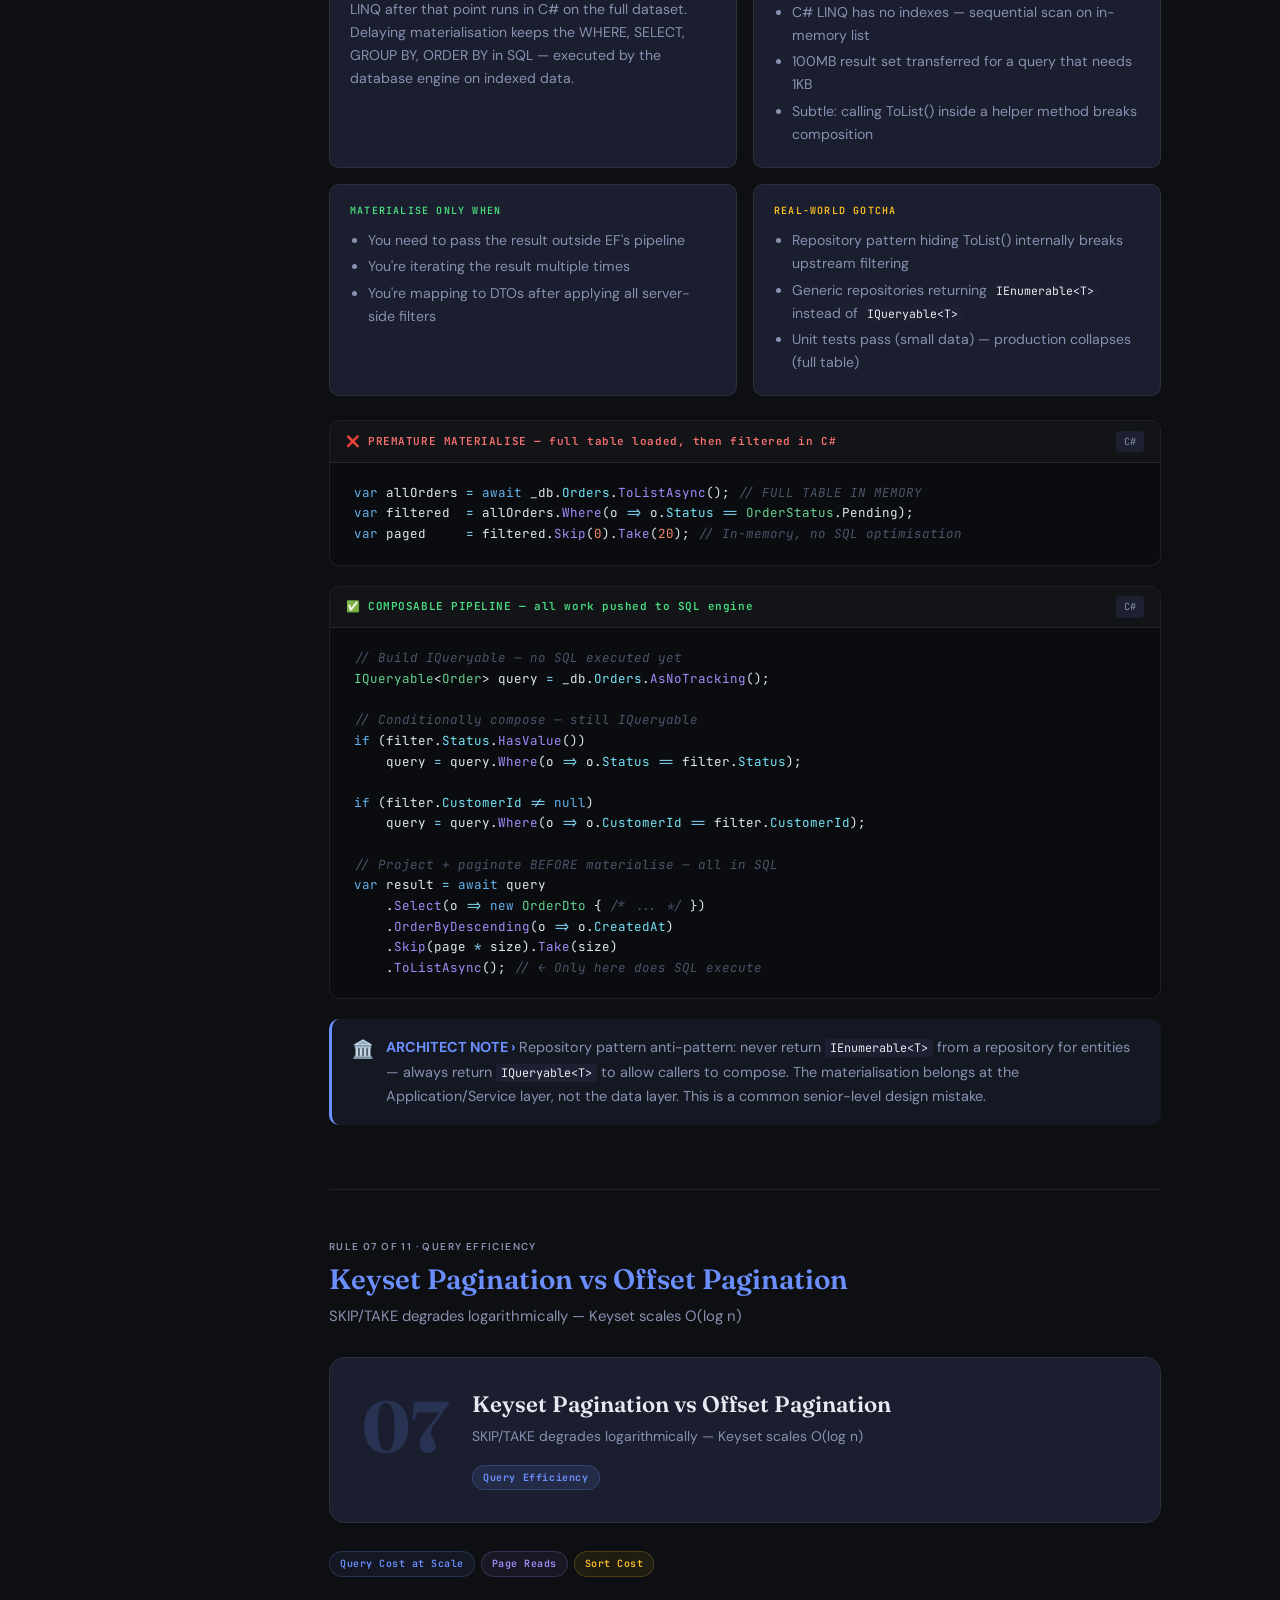
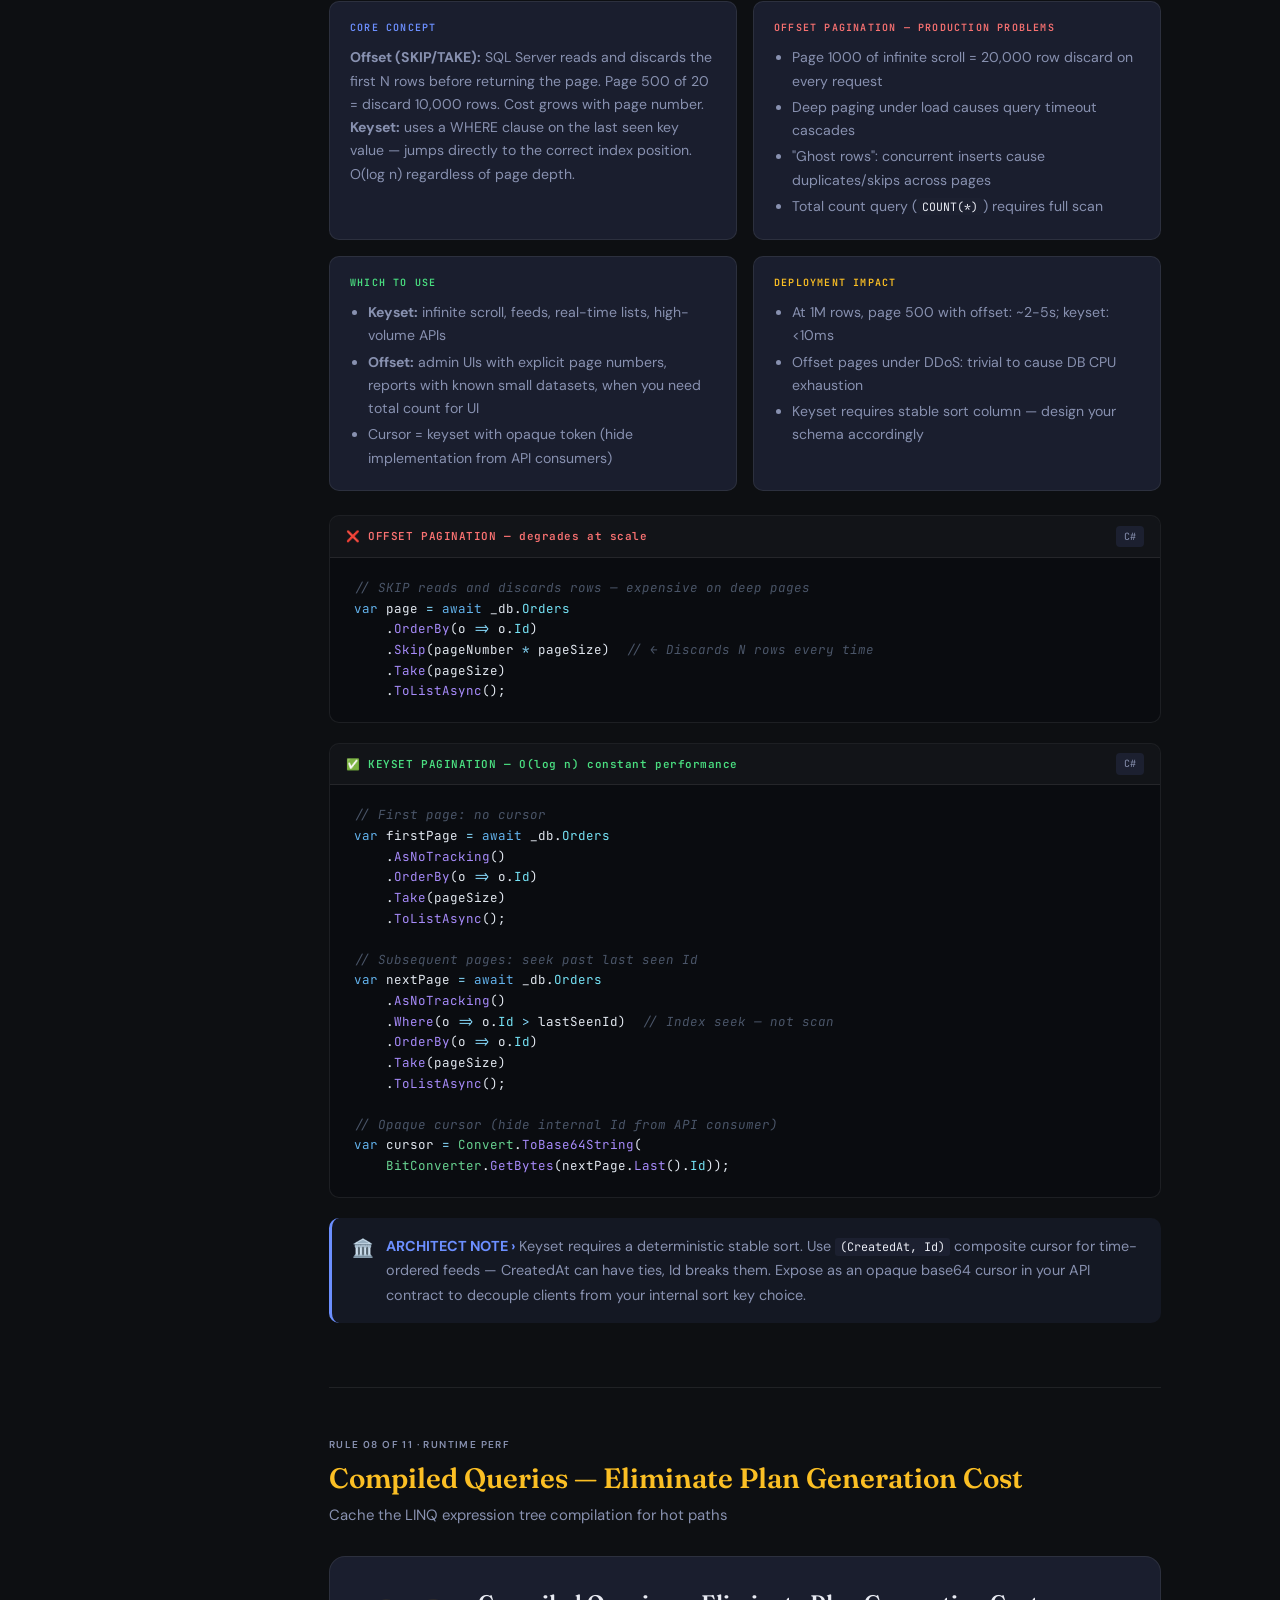
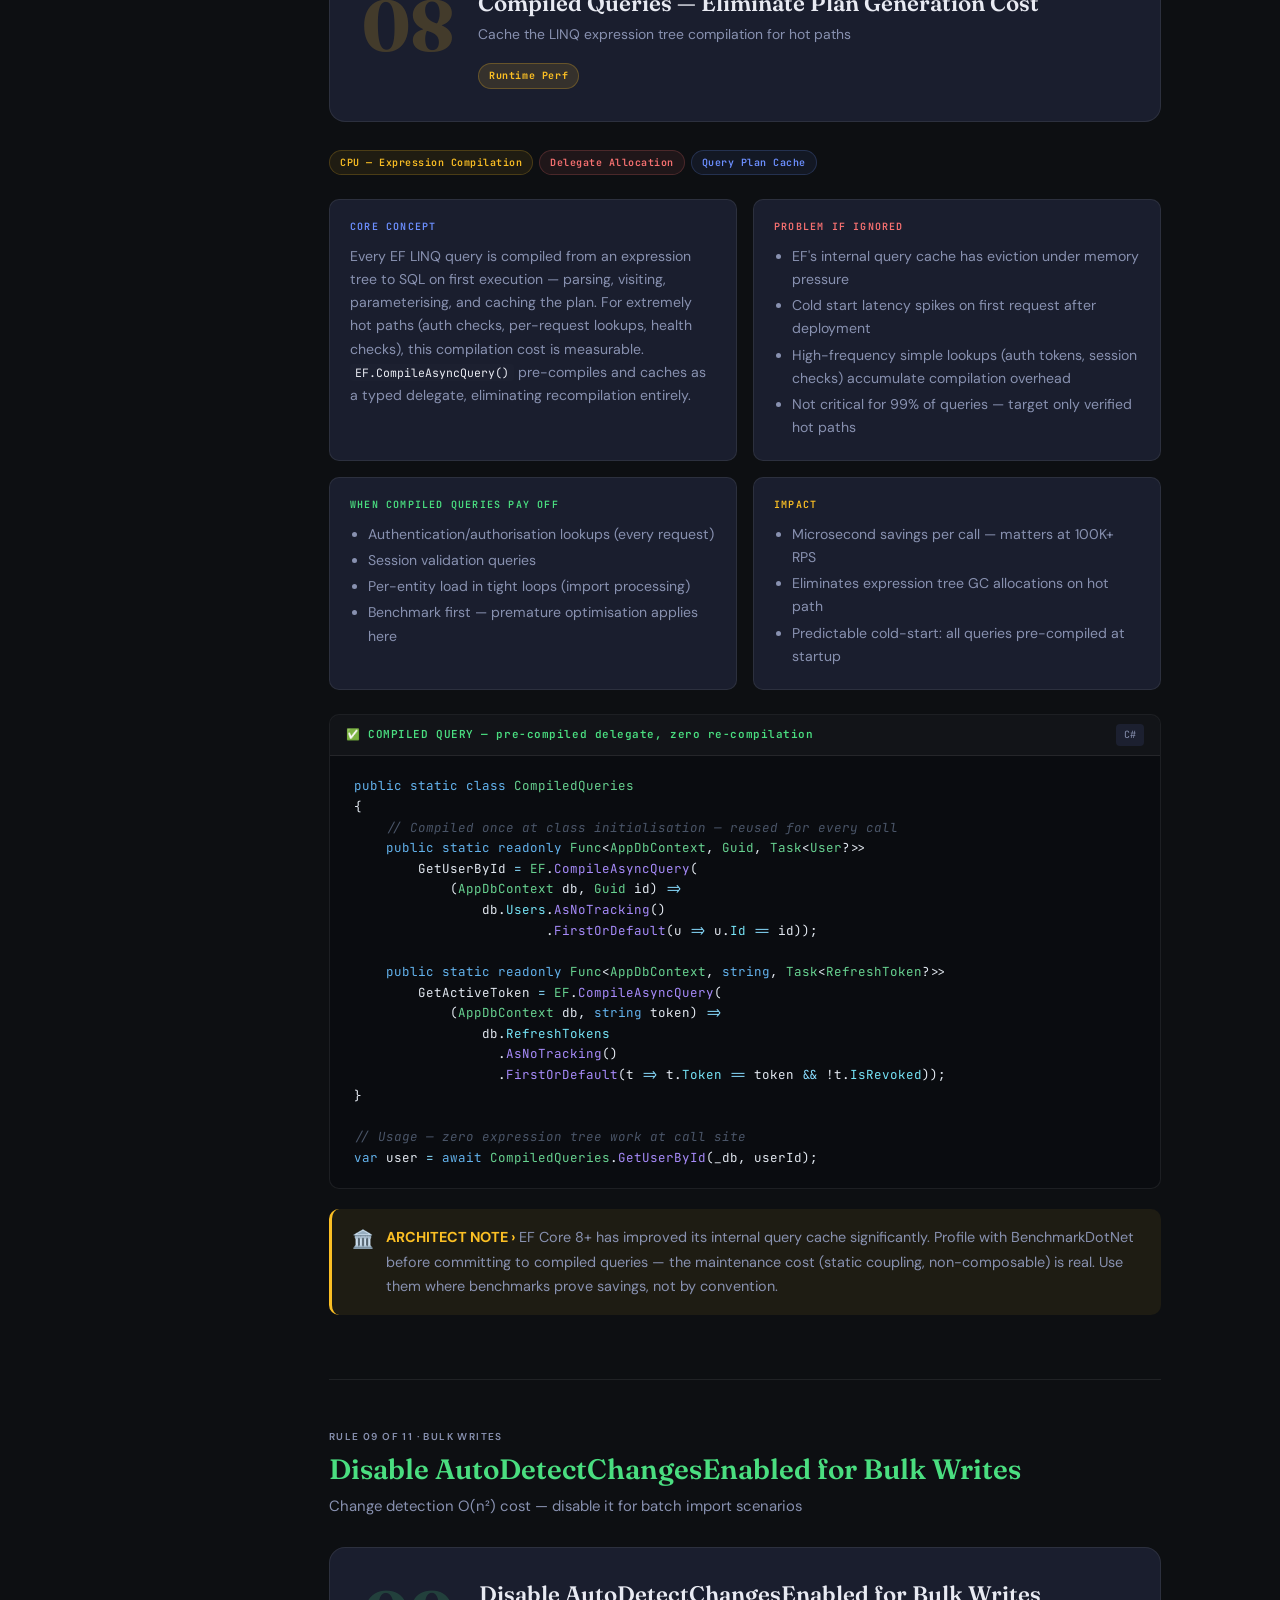
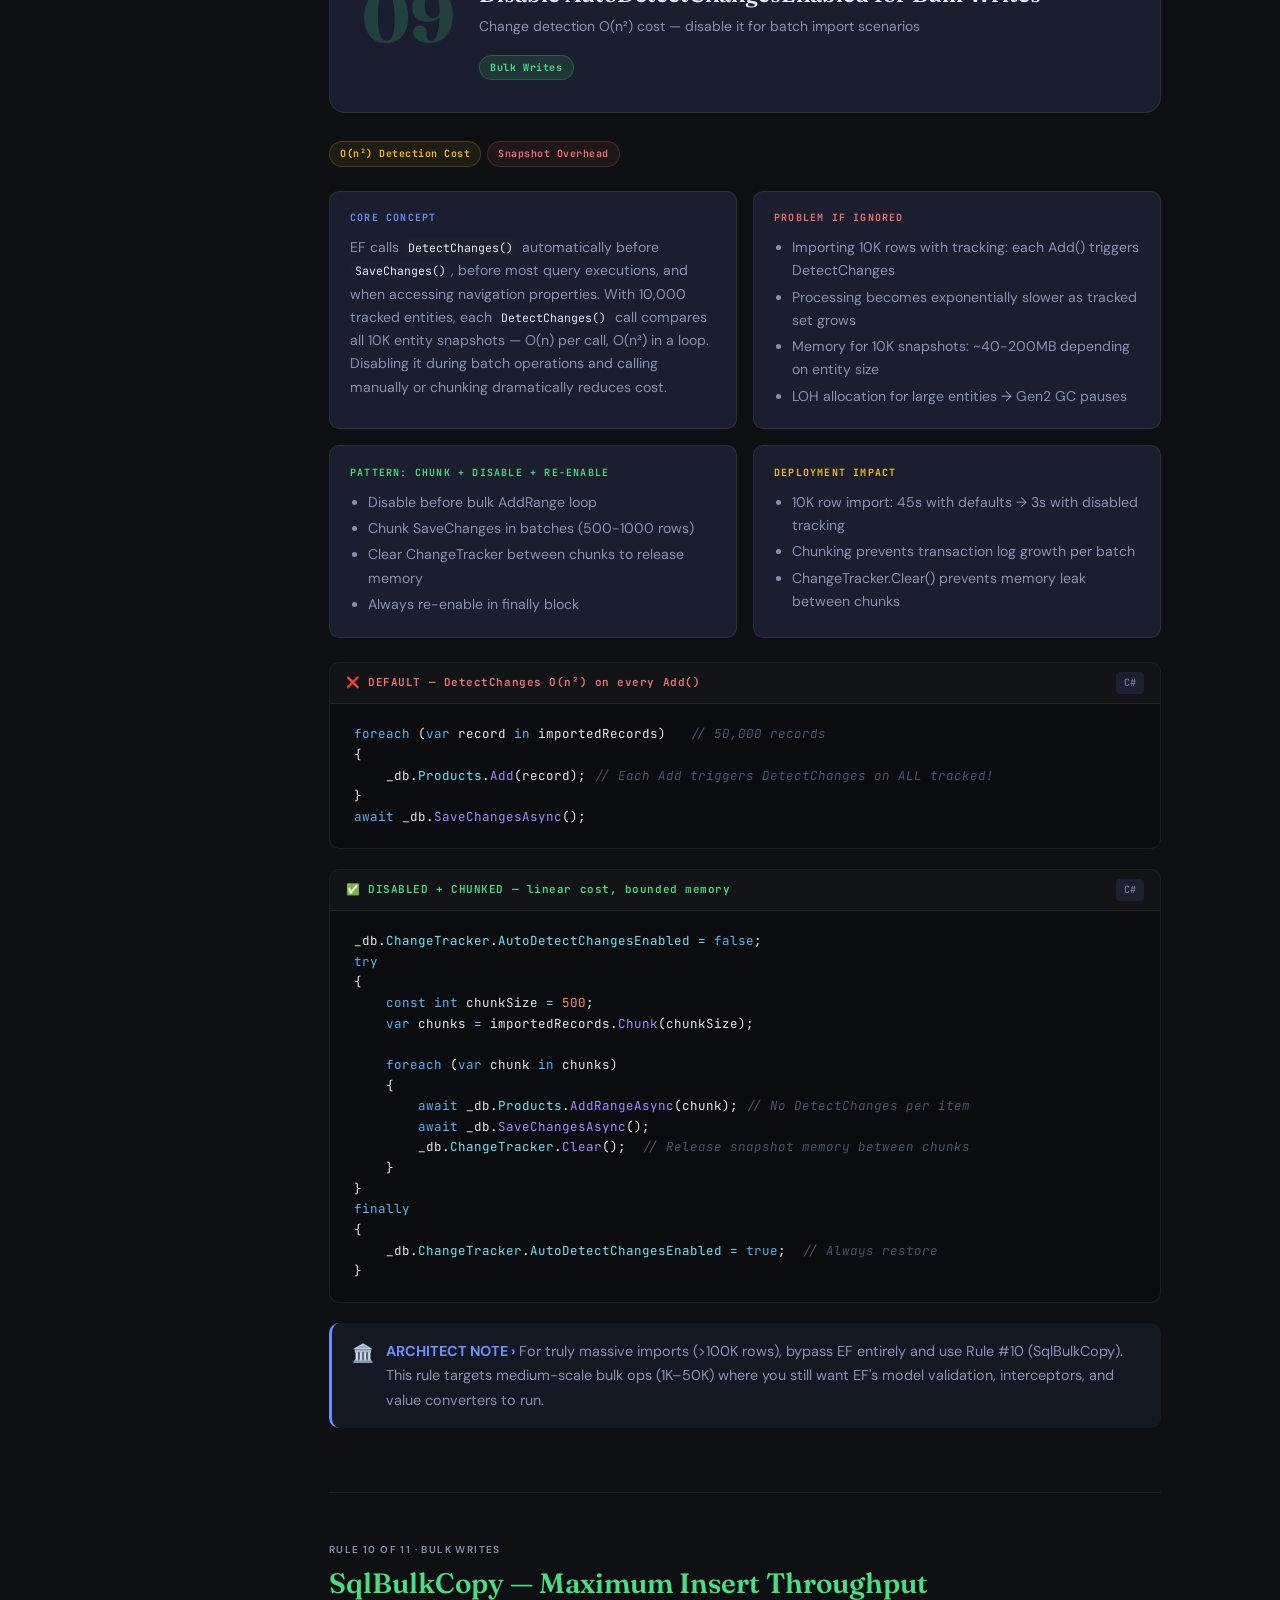
<file: kb/dotnet/efcore/ef-core-performance-deep-dive.html>
<!DOCTYPE html>
<html lang="en">
<head>
<meta charset="UTF-8">
<meta name="viewport" content="width=device-width, initial-scale=1.0">
<title>EF Core Performance — Architect Deep Dive</title>
<link rel="stylesheet" href="../../assets/kb.css">
<style>
/* ── Page-specific styles only — tokens, fonts, layout, sidebar from kb.css ── */

/* ── HERO ── */
.hero {
  background: linear-gradient(135deg, #0a1628 0%, #0d1a3a 40%, #130d28 100%);
  border: 1px solid var(--border2);
  border-radius: var(--radius-lg);
  padding: 3rem;
  margin-bottom: 3rem;
  position: relative;
  overflow: hidden;
}
.hero::before {
  content: 'EF';
  position: absolute; right: -10px; top: -20px;
  font-family: var(--font-head);
  font-size: 10rem; font-weight: 700;
  color: rgba(108,143,255,0.06);
  pointer-events: none; user-select: none;
  line-height: 1;
}
.hero-tag { font-size: 11px; letter-spacing: 0.12em; text-transform: uppercase; color: var(--accent); font-weight: 600; margin-bottom: 1rem; }
.hero h1 { font-family: var(--font-head); font-size: 2.6rem; font-weight: 700; line-height: 1.15; margin-bottom: 1rem; }
.hero h1 em { font-style: italic; color: var(--accent2); }
.hero-desc { color: var(--muted); font-size: 1rem; max-width: 600px; margin-bottom: 2rem; }
.hero-pills { display: flex; gap: 8px; flex-wrap: wrap; }
.pill {
  font-size: 12px; font-weight: 500;
  padding: 5px 14px; border-radius: 20px;
  border: 1px solid var(--border2);
  color: var(--muted);
  background: rgba(255,255,255,0.03);
}
.pill.accent { border-color: var(--accent); color: var(--accent); background: rgba(108,143,255,0.08); }

/* ── LEGEND GRID ── */
.legend-grid {
  display: grid; grid-template-columns: repeat(auto-fill, minmax(150px, 1fr));
  gap: 1px; background: var(--border); border-radius: var(--radius-lg);
  overflow: hidden; margin-bottom: 3rem;
}
.legend-card {
  background: var(--bg2); padding: 1.25rem 1.25rem;
  cursor: pointer; transition: background 0.15s;
}
.legend-card:hover { background: var(--bg3); }
.legend-card .lc-dot {
  width: 8px; height: 8px; border-radius: 50%;
  margin-bottom: 0.6rem;
}
.legend-card .lc-name { font-size: 0.82rem; font-weight: 600; margin-bottom: 0.2rem; }
.legend-card .lc-count { font-size: 0.75rem; color: var(--muted); font-family: var(--font-mono); }

/* ── SECTION ── */
.section { margin-bottom: 4rem; scroll-margin-top: 2rem; }
.section-label { font-size: 10px; letter-spacing: 0.14em; text-transform: uppercase; color: var(--muted); font-weight: 600; margin-bottom: 0.5rem; }
.section-title {
  font-family: var(--font-head);
  font-size: 1.75rem; font-weight: 600;
  margin-bottom: 0.4rem; line-height: 1.2;
}
.section-desc { color: var(--muted); margin-bottom: 1.75rem; font-size: 0.93rem; }
.divider { border: none; border-top: 1px solid var(--border); margin: 3rem 0; }

/* ── RULE HEADER ── */
.rule-header {
  display: flex; align-items: flex-start; gap: 1.5rem;
  background: var(--surface);
  border: 1px solid var(--border);
  border-radius: var(--radius-lg);
  padding: 2rem;
  margin-bottom: 1.75rem;
}
.rule-big-num {
  font-family: var(--font-head);
  font-size: 4.5rem; font-weight: 700;
  line-height: 1; flex-shrink: 0;
  opacity: 0.18;
  min-width: 5rem; text-align: center;
}
.rule-meta { flex: 1; }
.rule-meta h2 { font-family: var(--font-head); font-size: 1.4rem; font-weight: 600; margin-bottom: 0.35rem; line-height: 1.25; }
.rule-meta .rule-sub { color: var(--muted); font-size: 0.87rem; margin-bottom: 0.9rem; }
.rule-meta .cat-tag {
  display: inline-block;
  font-family: var(--font-mono); font-size: 10px;
  font-weight: 700; letter-spacing: 0.06em;
  padding: 3px 10px; border-radius: 20px;
}

/* ── IMPACT PILLS ── */
.impact-row { display: flex; flex-wrap: wrap; gap: 6px; margin-bottom: 1.5rem; }
.impact-pill {
  font-family: var(--font-mono); font-size: 10px; font-weight: 600;
  padding: 3px 10px; border-radius: 20px;
  letter-spacing: 0.05em;
  border: 1px solid;
}
.ip-memory  { color: var(--red);    background: rgba(248,113,113,0.08); border-color: rgba(248,113,113,0.2); }
.ip-cpu     { color: var(--amber);  background: rgba(251,191,36,0.08);  border-color: rgba(251,191,36,0.2); }
.ip-query   { color: var(--accent); background: rgba(108,143,255,0.08); border-color: rgba(108,143,255,0.2); }
.ip-io      { color: var(--accent2);background: rgba(167,139,250,0.08); border-color: rgba(167,139,250,0.2); }
.ip-network { color: var(--green);  background: rgba(74,222,128,0.08);  border-color: rgba(74,222,128,0.2); }
.ip-lock    { color: var(--orange); background: rgba(251,146,60,0.08);  border-color: rgba(251,146,60,0.2); }

/* ── INFO GRID ── */
.info-grid {
  display: grid; grid-template-columns: 1fr 1fr; gap: 1rem;
  margin-bottom: 1.5rem;
}
@media (max-width: 680px) { .info-grid { grid-template-columns: 1fr; } }

.info-card {
  background: var(--surface);
  border: 1px solid var(--border);
  border-radius: var(--radius);
  padding: 1.1rem 1.25rem;
}
.info-card h4 {
  font-family: var(--font-mono); font-size: 10px;
  letter-spacing: 0.12em; text-transform: uppercase;
  font-weight: 600; margin-bottom: 0.6rem;
}
.info-card p, .info-card li { font-size: 0.88rem; color: var(--muted); line-height: 1.65; }
.info-card ul { padding-left: 1.1rem; }
.info-card li { margin-bottom: 3px; }
.info-card code {
  font-family: var(--font-mono); font-size: 0.82em;
  background: var(--bg3); padding: 1px 5px; border-radius: 3px;
  color: var(--text);
}
.ic-concept h4 { color: var(--accent); }
.ic-problem h4 { color: var(--red); }
.ic-when    h4 { color: var(--green); }
.ic-impact  h4 { color: var(--amber); }

/* ── CODE BLOCKS ── */
.code-block {
  background: #0a0c10;
  border: 1px solid var(--border);
  border-radius: var(--radius);
  margin: 1.25rem 0;
  overflow: hidden;
}
.code-header {
  display: flex; align-items: center; justify-content: space-between;
  padding: 0.6rem 1rem;
  background: rgba(255,255,255,0.03);
  border-bottom: 1px solid var(--border);
}
.code-label { font-family: var(--font-mono); font-size: 11px; font-weight: 600; letter-spacing: 0.05em; }
.code-label.correct { color: var(--green); }
.code-label.wrong   { color: var(--red); }
.code-label.neutral { color: var(--muted); }
.lang-badge { font-size: 10px; background: var(--bg3); color: var(--muted); padding: 2px 8px; border-radius: 4px; font-family: var(--font-mono); }
.code-body { padding: 1.25rem 1.5rem; overflow-x: auto; }
.code-body pre {
  font-family: var(--font-mono); font-size: 12.5px;
  line-height: 1.65; white-space: pre; color: #e2e8f0;
}
.cm   { color: #4a5568; font-style: italic; }
.kw   { color: #63b3ed; }
.tp   { color: #68d391; }
.str  { color: #fbd38d; }
.fn   { color: #a78bfa; }
.prop { color: #76e4f7; }
.op   { color: #89ddff; }
.num  { color: #f78c6c; }

/* ── CALLOUTS ── */
.callout {
  border-radius: var(--radius);
  padding: 1rem 1.25rem;
  margin: 1.25rem 0;
  font-size: 0.9rem;
  line-height: 1.7;
  border-left: 3px solid;
  display: flex; gap: 0.75rem; align-items: flex-start;
}
.callout-icon { font-size: 1.1rem; flex-shrink: 0; line-height: 1.7; }
.callout.info    { background: rgba(108,143,255,0.07); border-color: var(--accent);  color: var(--muted); }
.callout.info    strong { color: var(--accent); }
.callout.warn    { background: rgba(251,191,36,0.07);  border-color: var(--amber);   color: var(--muted); }
.callout.warn    strong { color: var(--amber); }
.callout.danger  { background: rgba(248,113,113,0.07); border-color: var(--red);     color: var(--muted); }
.callout.danger  strong { color: var(--red); }
.callout.success { background: rgba(74,222,128,0.07);  border-color: var(--green);   color: var(--muted); }
.callout.success strong { color: var(--green); }
.callout code {
  font-family: var(--font-mono); font-size: 0.82em;
  background: var(--bg3); padding: 1px 5px; border-radius: 3px;
  color: var(--text);
}

/* ── SUMMARY TABLE ── */
.tbl-wrap { overflow-x: auto; margin: 1.25rem 0; border-radius: var(--radius); border: 1px solid var(--border); }
table { width: 100%; border-collapse: collapse; font-size: 13px; }
th { background: var(--bg3); color: var(--muted); font-weight: 600; font-size: 11px; letter-spacing: 0.06em; text-transform: uppercase; padding: 0.75rem 1rem; text-align: left; border-bottom: 1px solid var(--border); font-family: var(--font-mono); }
td { padding: 0.65rem 1rem; border-bottom: 1px solid var(--border); color: var(--text); vertical-align: top; font-size: 13px; }
tr:last-child td { border-bottom: none; }
tr:hover td { background: rgba(255,255,255,0.02); }
.td-query  { color: var(--c-query); }
.td-writes { color: var(--c-writes); }
.td-schema { color: var(--c-schema); }
.td-perf   { color: var(--c-perf); }
.td-debug  { color: var(--c-debug); }
.td-red    { color: var(--red); }
.td-amber  { color: var(--amber); }
.td-muted  { color: var(--muted); }

/* ── QUICK REF ── */
.qref {
  background: var(--surface);
  border: 1px solid var(--border2);
  border-radius: var(--radius-lg);
  overflow: hidden; margin-bottom: 2rem;
}
.qref-header { background: var(--bg3); padding: 1rem 1.5rem; font-weight: 600; font-size: 0.9rem; border-bottom: 1px solid var(--border); font-family: var(--font-head); }

@media (max-width: 900px) {
  .info-grid { grid-template-columns: 1fr; }
}
</style>
</head>
<body>

<div class="page">

<!-- ═══════════════════════════════════════════ SIDEBAR ═══ -->
<nav class="sidebar">
  <div class="sidebar-logo">
    .NET Architect<br><span>EF Core Performance</span>
    <a href="../../index.html">← Knowledge Base</a>
  </div>

  <span class="nav-section">Overview</span>
  <a class="nav-link active" onclick="navTo('overview', this)">11 Rules Summary</a>
  <a class="nav-link" onclick="navTo('matrix', this)">Impact Matrix</a>

  <span class="nav-section">Query Efficiency</span>
  <a class="nav-link" onclick="navTo('rule01', this)">
    <span class="nav-num">01</span> AsNoTracking()
    <span class="badge badge-query">Query</span>
  </a>
  <a class="nav-link" onclick="navTo('rule02', this)">
    <span class="nav-num">02</span> N+1 / Include()
    <span class="badge badge-query">Query</span>
  </a>
  <a class="nav-link" onclick="navTo('rule03', this)">
    <span class="nav-num">03</span> Select() Projection
    <span class="badge badge-query">Query</span>
  </a>
  <a class="nav-link" onclick="navTo('rule06', this)">
    <span class="nav-num">06</span> Delay ToList()
    <span class="badge badge-query">Query</span>
  </a>
  <a class="nav-link" onclick="navTo('rule07', this)">
    <span class="nav-num">07</span> Keyset Pagination
    <span class="badge badge-query">Query</span>
  </a>

  <span class="nav-section">Bulk Writes</span>
  <a class="nav-link" onclick="navTo('rule05', this)">
    <span class="nav-num">05</span> ExecuteUpdate/Delete
    <span class="badge badge-writes">Writes</span>
  </a>
  <a class="nav-link" onclick="navTo('rule09', this)">
    <span class="nav-num">09</span> Disable AutoDetect
    <span class="badge badge-writes">Writes</span>
  </a>
  <a class="nav-link" onclick="navTo('rule10', this)">
    <span class="nav-num">10</span> SqlBulkCopy
    <span class="badge badge-writes">Writes</span>
  </a>

  <span class="nav-section">Schema &amp; Runtime</span>
  <a class="nav-link" onclick="navTo('rule04', this)">
    <span class="nav-num">04</span> Indexes
    <span class="badge badge-schema">Schema</span>
  </a>
  <a class="nav-link" onclick="navTo('rule08', this)">
    <span class="nav-num">08</span> Compiled Queries
    <span class="badge badge-perf">Perf</span>
  </a>

  <span class="nav-section">Observability</span>
  <a class="nav-link" onclick="navTo('rule11', this)">
    <span class="nav-num">11</span> SQL Inspection
    <span class="badge badge-debug">Debug</span>
  </a>
</nav>

<!-- ═══════════════════════════════════════════ MAIN ════════ -->
<main class="main">

<!-- HERO -->
<div class="hero">
  <div class="hero-tag">Senior .NET Architect Series · EF Core</div>
  <h1>11 Rules to Optimize<br><em>EF Core for Performance</em></h1>
  <p class="hero-desc">Architect-level deep dive — concept, problem domain, impact analysis, and production-grade C# examples for every rule that matters at scale.</p>
  <div class="hero-pills">
    <span class="pill accent">EF Core 7 / 8+</span>
    <span class="pill">C# / .NET 8</span>
    <span class="pill">SQL Server</span>
    <span class="pill">ASP.NET Core</span>
    <span class="pill">Production Patterns</span>
  </div>
</div>

<!-- ── OVERVIEW ── -->
<div class="section" id="overview">
  <div class="section-label">Section 0</div>
  <div class="section-title">The 11 Rules at a Glance</div>
  <p class="section-desc">Five categories. Every rule targets a specific failure mode that costs you throughput, memory, or developer time in production.</p>

  <div class="legend-grid">
    <div class="legend-card" onclick="navTo('rule01', this)">
      <div class="lc-dot" style="background:var(--c-query)"></div>
      <div class="lc-name" style="color:var(--c-query)">Query Efficiency</div>
      <div class="lc-count">Rules 01 02 03 06 07</div>
    </div>
    <div class="legend-card" onclick="navTo('rule05', this)">
      <div class="lc-dot" style="background:var(--c-writes)"></div>
      <div class="lc-name" style="color:var(--c-writes)">Bulk Writes</div>
      <div class="lc-count">Rules 05 09 10</div>
    </div>
    <div class="legend-card" onclick="navTo('rule04', this)">
      <div class="lc-dot" style="background:var(--c-schema)"></div>
      <div class="lc-name" style="color:var(--c-schema)">Schema &amp; Indexing</div>
      <div class="lc-count">Rule 04</div>
    </div>
    <div class="legend-card" onclick="navTo('rule08', this)">
      <div class="lc-dot" style="background:var(--c-perf)"></div>
      <div class="lc-name" style="color:var(--c-perf)">Runtime Perf</div>
      <div class="lc-count">Rule 08</div>
    </div>
    <div class="legend-card" onclick="navTo('rule11', this)">
      <div class="lc-dot" style="background:var(--c-debug)"></div>
      <div class="lc-name" style="color:var(--c-debug)">Observability</div>
      <div class="lc-count">Rule 11</div>
    </div>
  </div>
</div>

<hr class="divider">

<!-- ══════════════════════════════════════════════ RULE 01 ══ -->
<div class="section" id="rule01">
  <div class="section-label">Rule 01 of 11 · Query Efficiency</div>
  <div class="section-title" style="color:var(--c-query)">AsNoTracking() — Read-Only Query Optimization</div>
  <p class="section-desc">Eliminates Change Tracker overhead for pure reads</p>

  <div class="rule-header">
    <div class="rule-big-num" style="color:var(--c-query)">01</div>
    <div class="rule-meta">
      <h2>AsNoTracking()</h2>
      <div class="rule-sub">Eliminates Change Tracker overhead for pure reads</div>
      <span class="cat-tag" style="background:rgba(108,143,255,0.12);color:var(--c-query);border:1px solid rgba(108,143,255,0.25);">Query Efficiency</span>
    </div>
  </div>

  <div class="impact-row">
    <span class="impact-pill ip-memory">Memory Pressure</span>
    <span class="impact-pill ip-cpu">CPU — Change Detection</span>
    <span class="impact-pill ip-query">Query Latency</span>
  </div>

  <div class="info-grid">
    <div class="info-card ic-concept">
      <h4>Core Concept</h4>
      <p>By default EF Core registers every materialized entity in its Identity Map and Change Tracker. This allows <code>SaveChanges()</code> to detect mutations automatically via snapshot diffing. AsNoTracking() bypasses this pipeline entirely — entities are returned as plain POCOs with no internal proxy wrappers or snapshot allocations.</p>
    </div>
    <div class="info-card ic-problem">
      <h4>Problem If Ignored</h4>
      <ul>
        <li>Each tracked entity: ~2–4x memory overhead (original + snapshot)</li>
        <li>DetectChanges() scans ALL tracked entities on SaveChanges</li>
        <li>Under high concurrency this saturates LOH and triggers GC Gen2 pauses</li>
        <li>DbContext lifetime leaks cause identity map bloat across requests</li>
      </ul>
    </div>
    <div class="info-card ic-when">
      <h4>When To Use</h4>
      <ul>
        <li>GET endpoints, API projections, reports, dashboards</li>
        <li>Any query where you do NOT call SaveChanges() on the result</li>
        <li>Background jobs reading for processing (not writing back)</li>
      </ul>
    </div>
    <div class="info-card ic-impact">
      <h4>Production Impact If Skipped</h4>
      <ul>
        <li>Throughput degradation under load (GC pressure)</li>
        <li>Increased p99 latency in high-read workloads</li>
        <li>Memory leaks in scoped DbContext misuse patterns</li>
      </ul>
    </div>
  </div>

  <div class="code-block">
    <div class="code-header">
      <span class="code-label wrong">❌ TRACKED — unnecessary overhead</span>
      <span class="lang-badge">C#</span>
    </div>
    <div class="code-body"><pre><span class="cm">// EF creates snapshots + tracks every Order entity</span>
<span class="kw">var</span> orders <span class="op">=</span> <span class="kw">await</span> _db.<span class="prop">Orders</span>
    .<span class="fn">Where</span>(o <span class="op">=></span> o.<span class="prop">CustomerId</span> <span class="op">==</span> customerId)
    .<span class="fn">ToListAsync</span>();</pre></div>
  </div>

  <div class="code-block">
    <div class="code-header">
      <span class="code-label correct">✅ AS NO TRACKING — zero change tracker cost</span>
      <span class="lang-badge">C#</span>
    </div>
    <div class="code-body"><pre><span class="cm">// For read-only API endpoints</span>
<span class="kw">var</span> orders <span class="op">=</span> <span class="kw">await</span> _db.<span class="prop">Orders</span>
    .<span class="fn">AsNoTracking</span>()
    .<span class="fn">Where</span>(o <span class="op">=></span> o.<span class="prop">CustomerId</span> <span class="op">==</span> customerId)
    .<span class="fn">ToListAsync</span>();

<span class="cm">// Set globally for read-only DbContext variants</span>
<span class="kw">protected override void</span> <span class="fn">OnConfiguring</span>(<span class="tp">DbContextOptionsBuilder</span> optionsBuilder)
{
    optionsBuilder.<span class="fn">UseQueryTrackingBehavior</span>(<span class="tp">QueryTrackingBehavior</span>.NoTracking);
}</pre></div>
  </div>

  <div class="callout info">
    <div class="callout-icon">🏛️</div>
    <div><strong>ARCHITECT NOTE ›</strong> Register two DbContext variants in DI: a read-only one with <code>NoTracking</code> as default + a write-capable one. Route read endpoints to the read context. This eliminates entire classes of accidental mutation bugs in addition to the perf gains.</div>
  </div>
</div>

<hr class="divider">

<!-- ══════════════════════════════════════════════ RULE 02 ══ -->
<div class="section" id="rule02">
  <div class="section-label">Rule 02 of 11 · Query Efficiency</div>
  <div class="section-title" style="color:var(--c-query)">N+1 Problem — Include() vs DTO Projection</div>
  <p class="section-desc">The single most common EF Core performance killer in production</p>

  <div class="rule-header">
    <div class="rule-big-num" style="color:var(--c-query)">02</div>
    <div class="rule-meta">
      <h2>N+1 Problem — Include() vs DTO Projection</h2>
      <div class="rule-sub">The single most common EF Core performance killer in production</div>
      <span class="cat-tag" style="background:rgba(108,143,255,0.12);color:var(--c-query);border:1px solid rgba(108,143,255,0.25);">Query Efficiency</span>
    </div>
  </div>

  <div class="impact-row">
    <span class="impact-pill ip-io">DB Round-Trips</span>
    <span class="impact-pill ip-network">Network Saturation</span>
    <span class="impact-pill ip-query">Query Explosion</span>
  </div>

  <div class="info-grid">
    <div class="info-card ic-concept">
      <h4>Core Concept</h4>
      <p>N+1 occurs when you load a collection (1 query) and then access a navigation property per item (N queries). With lazy loading enabled, this is invisible in code but catastrophic at runtime. The fix is either eager loading via <code>Include()</code> (JOIN-based) or DTO projection via <code>Select()</code> (targeted SQL).</p>
    </div>
    <div class="info-card ic-problem">
      <h4>Problem If Ignored</h4>
      <ul>
        <li>100 orders = 101 SQL queries instead of 1</li>
        <li>DB connection pool exhaustion under moderate load</li>
        <li>Timeouts cascade: each lazy load consumes a connection slot</li>
        <li>Invisible in development (small dataset), catastrophic in prod</li>
      </ul>
    </div>
    <div class="info-card ic-when">
      <h4>Include() vs Projection — When?</h4>
      <ul>
        <li><strong>Include():</strong> when you need full entity graph and will track/modify</li>
        <li><strong>Select() projection:</strong> always preferred for API reads — returns only needed columns, avoids cartesian explosion risk with multiple Includes</li>
      </ul>
    </div>
    <div class="info-card ic-impact">
      <h4>Deployment Impact</h4>
      <ul>
        <li>DB CPU spikes during traffic bursts</li>
        <li>Read replicas overloaded with redundant queries</li>
        <li>APM tools show hundreds of near-identical SQL statements</li>
      </ul>
    </div>
  </div>

  <div class="code-block">
    <div class="code-header">
      <span class="code-label wrong">❌ N+1 DISASTER — lazy load in a loop</span>
      <span class="lang-badge">C#</span>
    </div>
    <div class="code-body"><pre><span class="kw">var</span> orders <span class="op">=</span> <span class="kw">await</span> _db.<span class="prop">Orders</span>.<span class="fn">ToListAsync</span>(); <span class="cm">// Query 1</span>
<span class="kw">foreach</span> (<span class="kw">var</span> order <span class="kw">in</span> orders)
{
    <span class="cm">// Each access fires a SELECT — N more queries!</span>
    <span class="kw">var</span> name <span class="op">=</span> order.<span class="prop">Customer</span>.<span class="prop">Name</span>;
}</pre></div>
  </div>

  <div class="code-block">
    <div class="code-header">
      <span class="code-label correct">✅ EAGER LOAD with Include() — single JOIN query</span>
      <span class="lang-badge">C#</span>
    </div>
    <div class="code-body"><pre><span class="kw">var</span> orders <span class="op">=</span> <span class="kw">await</span> _db.<span class="prop">Orders</span>
    .<span class="fn">Include</span>(o <span class="op">=></span> o.<span class="prop">Customer</span>)
    .<span class="fn">Include</span>(o <span class="op">=></span> o.<span class="prop">Items</span>).<span class="fn">ThenInclude</span>(i <span class="op">=></span> i.<span class="prop">Product</span>)
    .<span class="fn">AsNoTracking</span>()
    .<span class="fn">ToListAsync</span>();

<span class="cm">// ─── PREFERRED for APIs: DTO Projection ───────────────</span>
<span class="kw">var</span> dtos <span class="op">=</span> <span class="kw">await</span> _db.<span class="prop">Orders</span>
    .<span class="fn">AsNoTracking</span>()
    .<span class="fn">Select</span>(o <span class="op">=></span> <span class="kw">new</span> <span class="tp">OrderSummaryDto</span>
    {
        OrderId      <span class="op">=</span> o.<span class="prop">Id</span>,
        CustomerName <span class="op">=</span> o.<span class="prop">Customer</span>.<span class="prop">Name</span>,   <span class="cm">// EF generates JOIN — no N+1</span>
        TotalItems   <span class="op">=</span> o.<span class="prop">Items</span>.<span class="fn">Count</span>(),
        TotalValue   <span class="op">=</span> o.<span class="prop">Items</span>.<span class="fn">Sum</span>(i <span class="op">=></span> i.<span class="prop">Price</span>)
    })
    .<span class="fn">ToListAsync</span>();</pre></div>
  </div>

  <div class="callout info">
    <div class="callout-icon">🏛️</div>
    <div><strong>ARCHITECT NOTE ›</strong> Multiple <code>Include()</code> on collection navigations generates cartesian products (SQL cross-join explosion). For complex graphs, use <code>AsSplitQuery()</code> to emit separate optimised SELECTs per navigation. Measure both — split queries add round-trips, cartesian multiplies rows.</div>
  </div>
</div>

<hr class="divider">

<!-- ══════════════════════════════════════════════ RULE 03 ══ -->
<div class="section" id="rule03">
  <div class="section-label">Rule 03 of 11 · Query Efficiency</div>
  <div class="section-title" style="color:var(--c-query)">Select() Column Projection</div>
  <p class="section-desc">Stop SELECT * — fetch only what your caller needs</p>

  <div class="rule-header">
    <div class="rule-big-num" style="color:var(--c-query)">03</div>
    <div class="rule-meta">
      <h2>Select() Column Projection</h2>
      <div class="rule-sub">Stop SELECT * — fetch only what your caller needs</div>
      <span class="cat-tag" style="background:rgba(108,143,255,0.12);color:var(--c-query);border:1px solid rgba(108,143,255,0.25);">Query Efficiency</span>
    </div>
  </div>

  <div class="impact-row">
    <span class="impact-pill ip-io">I/O Bandwidth</span>
    <span class="impact-pill ip-network">Network Transfer</span>
    <span class="impact-pill ip-memory">Heap Allocation</span>
  </div>

  <div class="info-grid">
    <div class="info-card ic-concept">
      <h4>Core Concept</h4>
      <p>EF Core translates LINQ <code>Select()</code> projections into targeted SQL column lists. Without projection, EF emits <code>SELECT *</code> which pulls every column — including large BLOBs, XML fields, and audit columns — even when your caller only displays two fields.</p>
    </div>
    <div class="info-card ic-problem">
      <h4>Problem If Ignored</h4>
      <ul>
        <li>Serialising unused columns wastes DB → app → client bandwidth</li>
        <li>Large NVARCHAR(MAX)/VARBINARY columns bloat the result set dramatically</li>
        <li>Wider rows = fewer rows fit in buffer pool pages = more I/O</li>
        <li>JSON serialiser (System.Text.Json) processes and allocates ALL properties</li>
      </ul>
    </div>
    <div class="info-card ic-when">
      <h4>Always Project For</h4>
      <ul>
        <li>List/search endpoints (return DTOs, not entities)</li>
        <li>Dropdown/autocomplete queries (id + name only)</li>
        <li>Dashboard aggregations (compute server-side)</li>
      </ul>
    </div>
    <div class="info-card ic-impact">
      <h4>Deployment Impact</h4>
      <ul>
        <li>Reduced SQL Server buffer pool pressure</li>
        <li>Lower ASP.NET serialisation CPU</li>
        <li>Reduced response payload = lower CDN egress costs</li>
      </ul>
    </div>
  </div>

  <div class="code-block">
    <div class="code-header">
      <span class="code-label wrong">❌ FULL ENTITY — pulls all 40 columns including Resume BLOB</span>
      <span class="lang-badge">C#</span>
    </div>
    <div class="code-body"><pre><span class="kw">var</span> employees <span class="op">=</span> <span class="kw">await</span> _db.<span class="prop">Employees</span>
    .<span class="fn">Where</span>(e <span class="op">=></span> e.<span class="prop">DepartmentId</span> <span class="op">==</span> deptId)
    .<span class="fn">ToListAsync</span>(); <span class="cm">// SELECT * — includes Photo, Resume, etc.</span></pre></div>
  </div>

  <div class="code-block">
    <div class="code-header">
      <span class="code-label correct">✅ PROJECTED — targeted SQL, minimal allocation</span>
      <span class="lang-badge">C#</span>
    </div>
    <div class="code-body"><pre><span class="cm">// Dropdown: just id + name</span>
<span class="kw">var</span> lookup <span class="op">=</span> <span class="kw">await</span> _db.<span class="prop">Employees</span>
    .<span class="fn">Where</span>(e <span class="op">=></span> e.<span class="prop">DepartmentId</span> <span class="op">==</span> deptId <span class="op">&amp;&amp;</span> e.<span class="prop">IsActive</span>)
    .<span class="fn">Select</span>(e <span class="op">=></span> <span class="kw">new</span> { e.<span class="prop">Id</span>, e.<span class="prop">FullName</span> })
    .<span class="fn">AsNoTracking</span>()
    .<span class="fn">ToListAsync</span>();

<span class="cm">// Rich DTO — only the columns the card UI renders</span>
<span class="kw">var</span> cards <span class="op">=</span> <span class="kw">await</span> _db.<span class="prop">Employees</span>
    .<span class="fn">AsNoTracking</span>()
    .<span class="fn">Select</span>(e <span class="op">=></span> <span class="kw">new</span> <span class="tp">EmployeeCardDto</span>
    {
        Id         <span class="op">=</span> e.<span class="prop">Id</span>,
        FullName   <span class="op">=</span> e.<span class="prop">FullName</span>,
        Title      <span class="op">=</span> e.<span class="prop">JobTitle</span>,
        Department <span class="op">=</span> e.<span class="prop">Department</span>.<span class="prop">Name</span>,
        <span class="cm">// No Photo, Resume, AuditFields — saves 200KB per row</span>
    })
    .<span class="fn">ToListAsync</span>();</pre></div>
  </div>

  <div class="callout info">
    <div class="callout-icon">🏛️</div>
    <div><strong>ARCHITECT NOTE ›</strong> Combine with <code>AsNoTracking()</code> — projected anonymous types and DTOs cannot be tracked anyway (no key identity), so EF skips tracking automatically. But explicit <code>AsNoTracking()</code> signals intent and avoids ambiguity.</div>
  </div>
</div>

<hr class="divider">

<!-- ══════════════════════════════════════════════ RULE 04 ══ -->
<div class="section" id="rule04">
  <div class="section-label">Rule 04 of 11 · Schema &amp; Indexing</div>
  <div class="section-title" style="color:var(--c-schema)">Database Indexes on Filter &amp; Join Fields</div>
  <p class="section-desc">EF migrations give you index control — use it systematically</p>

  <div class="rule-header">
    <div class="rule-big-num" style="color:var(--c-schema)">04</div>
    <div class="rule-meta">
      <h2>Database Indexes on Filter &amp; Join Fields</h2>
      <div class="rule-sub">EF migrations give you index control — use it systematically</div>
      <span class="cat-tag" style="background:rgba(167,139,250,0.12);color:var(--c-schema);border:1px solid rgba(167,139,250,0.25);">Schema &amp; Indexing</span>
    </div>
  </div>

  <div class="impact-row">
    <span class="impact-pill ip-io">I/O — Table Scans</span>
    <span class="impact-pill ip-query">Query Plan</span>
    <span class="impact-pill ip-lock">Lock Escalation</span>
  </div>

  <div class="info-grid">
    <div class="info-card ic-concept">
      <h4>Core Concept</h4>
      <p>EF Core only creates indexes automatically for primary keys and foreign keys. Every WHERE, JOIN ON, and ORDER BY column in your hot queries needs an explicit index defined in <code>OnModelCreating</code> or via Data Annotations. Without indexes, SQL Server performs full table scans — O(n) per query regardless of data.</p>
    </div>
    <div class="info-card ic-problem">
      <h4>Problem If Ignored</h4>
      <ul>
        <li>Full scans lock pages longer → lock escalation → blocking chains</li>
        <li>Query cost grows linearly with table size — silent until scale</li>
        <li>Missing index on FK = slow joins and cascade operations</li>
        <li>Composite indexes order matters: (A,B) ≠ (B,A) — wrong order = no index seek</li>
      </ul>
    </div>
    <div class="info-card ic-when">
      <h4>Index Strategy Rules</h4>
      <ul>
        <li>Every FK column gets an index (EF doesn't auto-create)</li>
        <li>Composite: put highest-selectivity column first</li>
        <li>Covering index: include non-filter columns to avoid key lookups</li>
        <li>Filtered index: partial index for IsDeleted = 0 patterns</li>
      </ul>
    </div>
    <div class="info-card ic-impact">
      <h4>Deployment Impact</h4>
      <ul>
        <li>Missing indexes on a 10M row table = seconds per query</li>
        <li>Full scans cause autovacuum/maintenance storms on high write tables</li>
        <li>Index rebuilds need maintenance windows on large tables</li>
      </ul>
    </div>
  </div>

  <div class="code-block">
    <div class="code-header">
      <span class="code-label correct">✅ SYSTEMATIC INDEX DEFINITION in Fluent API</span>
      <span class="lang-badge">C#</span>
    </div>
    <div class="code-body"><pre><span class="kw">protected override void</span> <span class="fn">OnModelCreating</span>(<span class="tp">ModelBuilder</span> modelBuilder)
{
    modelBuilder.<span class="fn">Entity</span>&lt;<span class="tp">Order</span>&gt;(e <span class="op">=></span>
    {
        <span class="cm">// Single column index on FK (EF doesn't auto-create!)</span>
        e.<span class="fn">HasIndex</span>(o <span class="op">=></span> o.<span class="prop">CustomerId</span>);

        <span class="cm">// Composite: filter by status + date range (order matters!)</span>
        e.<span class="fn">HasIndex</span>(o <span class="op">=></span> <span class="kw">new</span> { o.<span class="prop">Status</span>, o.<span class="prop">CreatedAt</span> })
         .<span class="fn">HasDatabaseName</span>(<span class="str">"IX_Orders_Status_CreatedAt"</span>);

        <span class="cm">// Covering index: include columns to avoid key lookup</span>
        e.<span class="fn">HasIndex</span>(o <span class="op">=></span> o.<span class="prop">CustomerId</span>)
         .<span class="fn">IncludeProperties</span>(o <span class="op">=></span> <span class="kw">new</span> { o.<span class="prop">TotalAmount</span>, o.<span class="prop">Status</span> });

        <span class="cm">// Filtered index: only active orders (EF8+ / raw SQL fallback)</span>
        e.<span class="fn">HasIndex</span>(o <span class="op">=></span> o.<span class="prop">AssignedUserId</span>)
         .<span class="fn">HasFilter</span>(<span class="str">"[IsDeleted] = 0"</span>);
    });
}</pre></div>
  </div>

  <div class="callout info">
    <div class="callout-icon">🏛️</div>
    <div><strong>ARCHITECT NOTE ›</strong> Run <code>sys.dm_db_missing_index_details</code> (SQL Server) or <code>pg_stat_user_tables</code> (Postgres) in staging with production-sized data. Let the query engine tell you what it needs — then translate those recommendations back into EF Fluent API index definitions. Never index-by-instinct on large tables.</div>
  </div>
</div>

<hr class="divider">

<!-- ══════════════════════════════════════════════ RULE 05 ══ -->
<div class="section" id="rule05">
  <div class="section-label">Rule 05 of 11 · Bulk Writes</div>
  <div class="section-title" style="color:var(--c-writes)">ExecuteUpdate / ExecuteDelete — Direct DB Ops</div>
  <p class="section-desc">EF7+ bulk operators that bypass the entity pipeline entirely</p>

  <div class="rule-header">
    <div class="rule-big-num" style="color:var(--c-writes)">05</div>
    <div class="rule-meta">
      <h2>ExecuteUpdate / ExecuteDelete — Direct DB Ops</h2>
      <div class="rule-sub">EF7+ bulk operators that bypass the entity pipeline entirely</div>
      <span class="cat-tag" style="background:rgba(74,222,128,0.12);color:var(--c-writes);border:1px solid rgba(74,222,128,0.25);">Bulk Writes</span>
    </div>
  </div>

  <div class="impact-row">
    <span class="impact-pill ip-memory">No Entity Materialisation</span>
    <span class="impact-pill ip-io">Single SQL Statement</span>
    <span class="impact-pill ip-cpu">No Change Tracker</span>
  </div>

  <div class="info-grid">
    <div class="info-card ic-concept">
      <h4>Core Concept</h4>
      <p>Before EF7, updating 10,000 rows required: load all 10,000 entities → mutate each → SaveChanges() detects changes → emits 10,000 UPDATE statements. <code>ExecuteUpdateAsync()</code> translates directly to a single <code>UPDATE … WHERE</code> statement — no materialisation, no change tracking, no round-trips per entity.</p>
    </div>
    <div class="info-card ic-problem">
      <h4>Problem If Ignored</h4>
      <ul>
        <li>Loading 50K entities to update one column: 50K object allocations + GC</li>
        <li>10K individual UPDATEs: transaction log explosion, lock escalation risk</li>
        <li>Timeout failures on large batch operations</li>
        <li>Locks held for duration of entire round-trip loop</li>
      </ul>
    </div>
    <div class="info-card ic-when">
      <h4>When To Use</h4>
      <ul>
        <li>Bulk status updates (archive, soft-delete, flag)</li>
        <li>Scheduled jobs processing large datasets</li>
        <li>Admin operations: reset, recalculate, re-assign</li>
        <li>NOT when: you need to fire domain events, run interceptors, or need optimistic concurrency per row</li>
      </ul>
    </div>
    <div class="info-card ic-impact">
      <h4>Deployment Impact</h4>
      <ul>
        <li>Job that took 45s → ~200ms (measured in real systems)</li>
        <li>Transaction log size: N individual UPDATEs vs 1 batch UPDATE</li>
        <li>Lock duration: seconds vs milliseconds</li>
      </ul>
    </div>
  </div>

  <div class="code-block">
    <div class="code-header">
      <span class="code-label wrong">❌ ENTITY LOAD LOOP — catastrophic at scale</span>
      <span class="lang-badge">C#</span>
    </div>
    <div class="code-body"><pre><span class="kw">var</span> expiredOrders <span class="op">=</span> <span class="kw">await</span> _db.<span class="prop">Orders</span>
    .<span class="fn">Where</span>(o <span class="op">=></span> o.<span class="prop">ExpiresAt</span> <span class="op">&lt;</span> <span class="tp">DateTime</span>.<span class="prop">UtcNow</span>)
    .<span class="fn">ToListAsync</span>(); <span class="cm">// Loads 50,000 entities into memory</span>

<span class="kw">foreach</span> (<span class="kw">var</span> o <span class="kw">in</span> expiredOrders)
    o.<span class="prop">Status</span> <span class="op">=</span> <span class="tp">OrderStatus</span>.Expired;

<span class="kw">await</span> _db.<span class="fn">SaveChangesAsync</span>(); <span class="cm">// 50,000 UPDATE statements</span></pre></div>
  </div>

  <div class="code-block">
    <div class="code-header">
      <span class="code-label correct">✅ ExecuteUpdateAsync — single SQL UPDATE WHERE</span>
      <span class="lang-badge">C#</span>
    </div>
    <div class="code-body"><pre><span class="cm">// EF7+ — generates: UPDATE Orders SET Status = 2 WHERE ExpiresAt &lt; @now</span>
<span class="kw">var</span> affected <span class="op">=</span> <span class="kw">await</span> _db.<span class="prop">Orders</span>
    .<span class="fn">Where</span>(o <span class="op">=></span> o.<span class="prop">ExpiresAt</span> <span class="op">&lt;</span> <span class="tp">DateTime</span>.<span class="prop">UtcNow</span>)
    .<span class="fn">ExecuteUpdateAsync</span>(s <span class="op">=></span> s
        .<span class="fn">SetProperty</span>(o <span class="op">=></span> o.<span class="prop">Status</span>, <span class="tp">OrderStatus</span>.Expired)
        .<span class="fn">SetProperty</span>(o <span class="op">=></span> o.<span class="prop">UpdatedAt</span>, <span class="tp">DateTime</span>.<span class="prop">UtcNow</span>));

<span class="cm">// Soft delete — single DELETE WHERE (EF7+)</span>
<span class="kw">await</span> _db.<span class="prop">AuditLogs</span>
    .<span class="fn">Where</span>(l <span class="op">=></span> l.<span class="prop">CreatedAt</span> <span class="op">&lt;</span> <span class="tp">DateTime</span>.<span class="prop">UtcNow</span>.<span class="fn">AddYears</span>(<span class="op">-</span><span class="num">7</span>))
    .<span class="fn">ExecuteDeleteAsync</span>();</pre></div>
  </div>

  <div class="callout warn">
    <div class="callout-icon">🏛️</div>
    <div><strong>ARCHITECT NOTE ›</strong> ExecuteUpdate/Delete bypass domain interceptors, audit triggers registered via EF SaveChanges, and optimistic concurrency tokens. Enforce a convention: bulk ops go through a dedicated <code>BulkOperationsService</code> that explicitly documents this bypass. This prevents hidden audit gaps in regulated systems.</div>
  </div>
</div>

<hr class="divider">

<!-- ══════════════════════════════════════════════ RULE 06 ══ -->
<div class="section" id="rule06">
  <div class="section-label">Rule 06 of 11 · Query Efficiency</div>
  <div class="section-title" style="color:var(--c-query)">Delay ToList() — Keep Work on the Server</div>
  <p class="section-desc">IQueryable composition vs IEnumerable — the pipeline boundary</p>

  <div class="rule-header">
    <div class="rule-big-num" style="color:var(--c-query)">06</div>
    <div class="rule-meta">
      <h2>Delay ToList() — Keep Work on the Server</h2>
      <div class="rule-sub">IQueryable composition vs IEnumerable — the pipeline boundary</div>
      <span class="cat-tag" style="background:rgba(108,143,255,0.12);color:var(--c-query);border:1px solid rgba(108,143,255,0.25);">Query Efficiency</span>
    </div>
  </div>

  <div class="impact-row">
    <span class="impact-pill ip-memory">Memory Allocation</span>
    <span class="impact-pill ip-network">Data Transfer</span>
    <span class="impact-pill ip-cpu">Client-side Processing</span>
  </div>

  <div class="info-grid">
    <div class="info-card ic-concept">
      <h4>Core Concept</h4>
      <p>Calling <code>ToList()</code> / <code>ToArray()</code> materialises the IQueryable into memory, ending SQL composition. Any LINQ after that point runs in C# on the full dataset. Delaying materialisation keeps the WHERE, SELECT, GROUP BY, ORDER BY in SQL — executed by the database engine on indexed data.</p>
    </div>
    <div class="info-card ic-problem">
      <h4>Problem If Ignored</h4>
      <ul>
        <li>Entire table loaded into ASP.NET memory before filtering</li>
        <li>C# LINQ has no indexes — sequential scan on in-memory list</li>
        <li>100MB result set transferred for a query that needs 1KB</li>
        <li>Subtle: calling ToList() inside a helper method breaks composition</li>
      </ul>
    </div>
    <div class="info-card ic-when">
      <h4>Materialise Only When</h4>
      <ul>
        <li>You need to pass the result outside EF's pipeline</li>
        <li>You're iterating the result multiple times</li>
        <li>You're mapping to DTOs after applying all server-side filters</li>
      </ul>
    </div>
    <div class="info-card ic-impact">
      <h4>Real-World Gotcha</h4>
      <ul>
        <li>Repository pattern hiding ToList() internally breaks upstream filtering</li>
        <li>Generic repositories returning <code>IEnumerable&lt;T&gt;</code> instead of <code>IQueryable&lt;T&gt;</code></li>
        <li>Unit tests pass (small data) — production collapses (full table)</li>
      </ul>
    </div>
  </div>

  <div class="code-block">
    <div class="code-header">
      <span class="code-label wrong">❌ PREMATURE MATERIALISE — full table loaded, then filtered in C#</span>
      <span class="lang-badge">C#</span>
    </div>
    <div class="code-body"><pre><span class="kw">var</span> allOrders <span class="op">=</span> <span class="kw">await</span> _db.<span class="prop">Orders</span>.<span class="fn">ToListAsync</span>(); <span class="cm">// FULL TABLE IN MEMORY</span>
<span class="kw">var</span> filtered  <span class="op">=</span> allOrders.<span class="fn">Where</span>(o <span class="op">=></span> o.<span class="prop">Status</span> <span class="op">==</span> <span class="tp">OrderStatus</span>.Pending);
<span class="kw">var</span> paged     <span class="op">=</span> filtered.<span class="fn">Skip</span>(<span class="num">0</span>).<span class="fn">Take</span>(<span class="num">20</span>); <span class="cm">// In-memory, no SQL optimisation</span></pre></div>
  </div>

  <div class="code-block">
    <div class="code-header">
      <span class="code-label correct">✅ COMPOSABLE PIPELINE — all work pushed to SQL engine</span>
      <span class="lang-badge">C#</span>
    </div>
    <div class="code-body"><pre><span class="cm">// Build IQueryable — no SQL executed yet</span>
<span class="tp">IQueryable</span>&lt;<span class="tp">Order</span>&gt; query <span class="op">=</span> _db.<span class="prop">Orders</span>.<span class="fn">AsNoTracking</span>();

<span class="cm">// Conditionally compose — still IQueryable</span>
<span class="kw">if</span> (filter.<span class="prop">Status</span>.<span class="fn">HasValue</span>())
    query <span class="op">=</span> query.<span class="fn">Where</span>(o <span class="op">=></span> o.<span class="prop">Status</span> <span class="op">==</span> filter.<span class="prop">Status</span>);

<span class="kw">if</span> (filter.<span class="prop">CustomerId</span> <span class="op">!=</span> <span class="kw">null</span>)
    query <span class="op">=</span> query.<span class="fn">Where</span>(o <span class="op">=></span> o.<span class="prop">CustomerId</span> <span class="op">==</span> filter.<span class="prop">CustomerId</span>);

<span class="cm">// Project + paginate BEFORE materialise — all in SQL</span>
<span class="kw">var</span> result <span class="op">=</span> <span class="kw">await</span> query
    .<span class="fn">Select</span>(o <span class="op">=></span> <span class="kw">new</span> <span class="tp">OrderDto</span> { <span class="cm">/* ... */</span> })
    .<span class="fn">OrderByDescending</span>(o <span class="op">=></span> o.<span class="prop">CreatedAt</span>)
    .<span class="fn">Skip</span>(page <span class="op">*</span> size).<span class="fn">Take</span>(size)
    .<span class="fn">ToListAsync</span>(); <span class="cm">// ← Only here does SQL execute</span></pre></div>
  </div>

  <div class="callout info">
    <div class="callout-icon">🏛️</div>
    <div><strong>ARCHITECT NOTE ›</strong> Repository pattern anti-pattern: never return <code>IEnumerable&lt;T&gt;</code> from a repository for entities — always return <code>IQueryable&lt;T&gt;</code> to allow callers to compose. The materialisation belongs at the Application/Service layer, not the data layer. This is a common senior-level design mistake.</div>
  </div>
</div>

<hr class="divider">

<!-- ══════════════════════════════════════════════ RULE 07 ══ -->
<div class="section" id="rule07">
  <div class="section-label">Rule 07 of 11 · Query Efficiency</div>
  <div class="section-title" style="color:var(--c-query)">Keyset Pagination vs Offset Pagination</div>
  <p class="section-desc">SKIP/TAKE degrades logarithmically — Keyset scales O(log n)</p>

  <div class="rule-header">
    <div class="rule-big-num" style="color:var(--c-query)">07</div>
    <div class="rule-meta">
      <h2>Keyset Pagination vs Offset Pagination</h2>
      <div class="rule-sub">SKIP/TAKE degrades logarithmically — Keyset scales O(log n)</div>
      <span class="cat-tag" style="background:rgba(108,143,255,0.12);color:var(--c-query);border:1px solid rgba(108,143,255,0.25);">Query Efficiency</span>
    </div>
  </div>

  <div class="impact-row">
    <span class="impact-pill ip-query">Query Cost at Scale</span>
    <span class="impact-pill ip-io">Page Reads</span>
    <span class="impact-pill ip-cpu">Sort Cost</span>
  </div>

  <div class="info-grid">
    <div class="info-card ic-concept">
      <h4>Core Concept</h4>
      <p><strong>Offset (SKIP/TAKE):</strong> SQL Server reads and discards the first N rows before returning the page. Page 500 of 20 = discard 10,000 rows. Cost grows with page number. <strong>Keyset:</strong> uses a WHERE clause on the last seen key value — jumps directly to the correct index position. O(log n) regardless of page depth.</p>
    </div>
    <div class="info-card ic-problem">
      <h4>Offset Pagination — Production Problems</h4>
      <ul>
        <li>Page 1000 of infinite scroll = 20,000 row discard on every request</li>
        <li>Deep paging under load causes query timeout cascades</li>
        <li>"Ghost rows": concurrent inserts cause duplicates/skips across pages</li>
        <li>Total count query (<code>COUNT(*)</code>) requires full scan</li>
      </ul>
    </div>
    <div class="info-card ic-when">
      <h4>Which To Use</h4>
      <ul>
        <li><strong>Keyset:</strong> infinite scroll, feeds, real-time lists, high-volume APIs</li>
        <li><strong>Offset:</strong> admin UIs with explicit page numbers, reports with known small datasets, when you need total count for UI</li>
        <li>Cursor = keyset with opaque token (hide implementation from API consumers)</li>
      </ul>
    </div>
    <div class="info-card ic-impact">
      <h4>Deployment Impact</h4>
      <ul>
        <li>At 1M rows, page 500 with offset: ~2-5s; keyset: &lt;10ms</li>
        <li>Offset pages under DDoS: trivial to cause DB CPU exhaustion</li>
        <li>Keyset requires stable sort column — design your schema accordingly</li>
      </ul>
    </div>
  </div>

  <div class="code-block">
    <div class="code-header">
      <span class="code-label wrong">❌ OFFSET PAGINATION — degrades at scale</span>
      <span class="lang-badge">C#</span>
    </div>
    <div class="code-body"><pre><span class="cm">// SKIP reads and discards rows — expensive on deep pages</span>
<span class="kw">var</span> page <span class="op">=</span> <span class="kw">await</span> _db.<span class="prop">Orders</span>
    .<span class="fn">OrderBy</span>(o <span class="op">=></span> o.<span class="prop">Id</span>)
    .<span class="fn">Skip</span>(pageNumber <span class="op">*</span> pageSize)  <span class="cm">// ← Discards N rows every time</span>
    .<span class="fn">Take</span>(pageSize)
    .<span class="fn">ToListAsync</span>();</pre></div>
  </div>

  <div class="code-block">
    <div class="code-header">
      <span class="code-label correct">✅ KEYSET PAGINATION — O(log n) constant performance</span>
      <span class="lang-badge">C#</span>
    </div>
    <div class="code-body"><pre><span class="cm">// First page: no cursor</span>
<span class="kw">var</span> firstPage <span class="op">=</span> <span class="kw">await</span> _db.<span class="prop">Orders</span>
    .<span class="fn">AsNoTracking</span>()
    .<span class="fn">OrderBy</span>(o <span class="op">=></span> o.<span class="prop">Id</span>)
    .<span class="fn">Take</span>(pageSize)
    .<span class="fn">ToListAsync</span>();

<span class="cm">// Subsequent pages: seek past last seen Id</span>
<span class="kw">var</span> nextPage <span class="op">=</span> <span class="kw">await</span> _db.<span class="prop">Orders</span>
    .<span class="fn">AsNoTracking</span>()
    .<span class="fn">Where</span>(o <span class="op">=></span> o.<span class="prop">Id</span> <span class="op">&gt;</span> lastSeenId)  <span class="cm">// Index seek — not scan</span>
    .<span class="fn">OrderBy</span>(o <span class="op">=></span> o.<span class="prop">Id</span>)
    .<span class="fn">Take</span>(pageSize)
    .<span class="fn">ToListAsync</span>();

<span class="cm">// Opaque cursor (hide internal Id from API consumer)</span>
<span class="kw">var</span> cursor <span class="op">=</span> <span class="tp">Convert</span>.<span class="fn">ToBase64String</span>(
    <span class="tp">BitConverter</span>.<span class="fn">GetBytes</span>(nextPage.<span class="fn">Last</span>().<span class="prop">Id</span>));</pre></div>
  </div>

  <div class="callout info">
    <div class="callout-icon">🏛️</div>
    <div><strong>ARCHITECT NOTE ›</strong> Keyset requires a deterministic stable sort. Use <code>(CreatedAt, Id)</code> composite cursor for time-ordered feeds — CreatedAt can have ties, Id breaks them. Expose as an opaque base64 cursor in your API contract to decouple clients from your internal sort key choice.</div>
  </div>
</div>

<hr class="divider">

<!-- ══════════════════════════════════════════════ RULE 08 ══ -->
<div class="section" id="rule08">
  <div class="section-label">Rule 08 of 11 · Runtime Perf</div>
  <div class="section-title" style="color:var(--c-perf)">Compiled Queries — Eliminate Plan Generation Cost</div>
  <p class="section-desc">Cache the LINQ expression tree compilation for hot paths</p>

  <div class="rule-header">
    <div class="rule-big-num" style="color:var(--c-perf)">08</div>
    <div class="rule-meta">
      <h2>Compiled Queries — Eliminate Plan Generation Cost</h2>
      <div class="rule-sub">Cache the LINQ expression tree compilation for hot paths</div>
      <span class="cat-tag" style="background:rgba(251,191,36,0.12);color:var(--c-perf);border:1px solid rgba(251,191,36,0.25);">Runtime Perf</span>
    </div>
  </div>

  <div class="impact-row">
    <span class="impact-pill ip-cpu">CPU — Expression Compilation</span>
    <span class="impact-pill ip-memory">Delegate Allocation</span>
    <span class="impact-pill ip-query">Query Plan Cache</span>
  </div>

  <div class="info-grid">
    <div class="info-card ic-concept">
      <h4>Core Concept</h4>
      <p>Every EF LINQ query is compiled from an expression tree to SQL on first execution — parsing, visiting, parameterising, and caching the plan. For extremely hot paths (auth checks, per-request lookups, health checks), this compilation cost is measurable. <code>EF.CompileAsyncQuery()</code> pre-compiles and caches as a typed delegate, eliminating recompilation entirely.</p>
    </div>
    <div class="info-card ic-problem">
      <h4>Problem If Ignored</h4>
      <ul>
        <li>EF's internal query cache has eviction under memory pressure</li>
        <li>Cold start latency spikes on first request after deployment</li>
        <li>High-frequency simple lookups (auth tokens, session checks) accumulate compilation overhead</li>
        <li>Not critical for 99% of queries — target only verified hot paths</li>
      </ul>
    </div>
    <div class="info-card ic-when">
      <h4>When Compiled Queries Pay Off</h4>
      <ul>
        <li>Authentication/authorisation lookups (every request)</li>
        <li>Session validation queries</li>
        <li>Per-entity load in tight loops (import processing)</li>
        <li>Benchmark first — premature optimisation applies here</li>
      </ul>
    </div>
    <div class="info-card ic-impact">
      <h4>Impact</h4>
      <ul>
        <li>Microsecond savings per call — matters at 100K+ RPS</li>
        <li>Eliminates expression tree GC allocations on hot path</li>
        <li>Predictable cold-start: all queries pre-compiled at startup</li>
      </ul>
    </div>
  </div>

  <div class="code-block">
    <div class="code-header">
      <span class="code-label correct">✅ COMPILED QUERY — pre-compiled delegate, zero re-compilation</span>
      <span class="lang-badge">C#</span>
    </div>
    <div class="code-body"><pre><span class="kw">public static class</span> <span class="tp">CompiledQueries</span>
{
    <span class="cm">// Compiled once at class initialisation — reused for every call</span>
    <span class="kw">public static readonly</span> <span class="tp">Func</span>&lt;<span class="tp">AppDbContext</span>, <span class="tp">Guid</span>, <span class="tp">Task</span>&lt;<span class="tp">User</span>?&gt;&gt;
        GetUserById <span class="op">=</span> <span class="tp">EF</span>.<span class="fn">CompileAsyncQuery</span>(
            (<span class="tp">AppDbContext</span> db, <span class="tp">Guid</span> id) <span class="op">=></span>
                db.<span class="prop">Users</span>.<span class="fn">AsNoTracking</span>()
                        .<span class="fn">FirstOrDefault</span>(u <span class="op">=></span> u.<span class="prop">Id</span> <span class="op">==</span> id));

    <span class="kw">public static readonly</span> <span class="tp">Func</span>&lt;<span class="tp">AppDbContext</span>, <span class="kw">string</span>, <span class="tp">Task</span>&lt;<span class="tp">RefreshToken</span>?&gt;&gt;
        GetActiveToken <span class="op">=</span> <span class="tp">EF</span>.<span class="fn">CompileAsyncQuery</span>(
            (<span class="tp">AppDbContext</span> db, <span class="kw">string</span> token) <span class="op">=></span>
                db.<span class="prop">RefreshTokens</span>
                  .<span class="fn">AsNoTracking</span>()
                  .<span class="fn">FirstOrDefault</span>(t <span class="op">=></span> t.<span class="prop">Token</span> <span class="op">==</span> token <span class="op">&amp;&amp;</span> !t.<span class="prop">IsRevoked</span>));
}

<span class="cm">// Usage — zero expression tree work at call site</span>
<span class="kw">var</span> user <span class="op">=</span> <span class="kw">await</span> <span class="tp">CompiledQueries</span>.<span class="fn">GetUserById</span>(_db, userId);</pre></div>
  </div>

  <div class="callout warn">
    <div class="callout-icon">🏛️</div>
    <div><strong>ARCHITECT NOTE ›</strong> EF Core 8+ has improved its internal query cache significantly. Profile with BenchmarkDotNet before committing to compiled queries — the maintenance cost (static coupling, non-composable) is real. Use them where benchmarks prove savings, not by convention.</div>
  </div>
</div>

<hr class="divider">

<!-- ══════════════════════════════════════════════ RULE 09 ══ -->
<div class="section" id="rule09">
  <div class="section-label">Rule 09 of 11 · Bulk Writes</div>
  <div class="section-title" style="color:var(--c-writes)">Disable AutoDetectChangesEnabled for Bulk Writes</div>
  <p class="section-desc">Change detection O(n²) cost — disable it for batch import scenarios</p>

  <div class="rule-header">
    <div class="rule-big-num" style="color:var(--c-writes)">09</div>
    <div class="rule-meta">
      <h2>Disable AutoDetectChangesEnabled for Bulk Writes</h2>
      <div class="rule-sub">Change detection O(n²) cost — disable it for batch import scenarios</div>
      <span class="cat-tag" style="background:rgba(74,222,128,0.12);color:var(--c-writes);border:1px solid rgba(74,222,128,0.25);">Bulk Writes</span>
    </div>
  </div>

  <div class="impact-row">
    <span class="impact-pill ip-cpu">O(n²) Detection Cost</span>
    <span class="impact-pill ip-memory">Snapshot Overhead</span>
  </div>

  <div class="info-grid">
    <div class="info-card ic-concept">
      <h4>Core Concept</h4>
      <p>EF calls <code>DetectChanges()</code> automatically before <code>SaveChanges()</code>, before most query executions, and when accessing navigation properties. With 10,000 tracked entities, each <code>DetectChanges()</code> call compares all 10K entity snapshots — O(n) per call, O(n²) in a loop. Disabling it during batch operations and calling manually or chunking dramatically reduces cost.</p>
    </div>
    <div class="info-card ic-problem">
      <h4>Problem If Ignored</h4>
      <ul>
        <li>Importing 10K rows with tracking: each Add() triggers DetectChanges</li>
        <li>Processing becomes exponentially slower as tracked set grows</li>
        <li>Memory for 10K snapshots: ~40-200MB depending on entity size</li>
        <li>LOH allocation for large entities → Gen2 GC pauses</li>
      </ul>
    </div>
    <div class="info-card ic-when">
      <h4>Pattern: Chunk + Disable + Re-enable</h4>
      <ul>
        <li>Disable before bulk AddRange loop</li>
        <li>Chunk SaveChanges in batches (500-1000 rows)</li>
        <li>Clear ChangeTracker between chunks to release memory</li>
        <li>Always re-enable in finally block</li>
      </ul>
    </div>
    <div class="info-card ic-impact">
      <h4>Deployment Impact</h4>
      <ul>
        <li>10K row import: 45s with defaults → 3s with disabled tracking</li>
        <li>Chunking prevents transaction log growth per batch</li>
        <li>ChangeTracker.Clear() prevents memory leak between chunks</li>
      </ul>
    </div>
  </div>

  <div class="code-block">
    <div class="code-header">
      <span class="code-label wrong">❌ DEFAULT — DetectChanges O(n²) on every Add()</span>
      <span class="lang-badge">C#</span>
    </div>
    <div class="code-body"><pre><span class="kw">foreach</span> (<span class="kw">var</span> record <span class="kw">in</span> importedRecords)   <span class="cm">// 50,000 records</span>
{
    _db.<span class="prop">Products</span>.<span class="fn">Add</span>(record); <span class="cm">// Each Add triggers DetectChanges on ALL tracked!</span>
}
<span class="kw">await</span> _db.<span class="fn">SaveChangesAsync</span>();</pre></div>
  </div>

  <div class="code-block">
    <div class="code-header">
      <span class="code-label correct">✅ DISABLED + CHUNKED — linear cost, bounded memory</span>
      <span class="lang-badge">C#</span>
    </div>
    <div class="code-body"><pre>_db.<span class="prop">ChangeTracker</span>.<span class="prop">AutoDetectChangesEnabled</span> <span class="op">=</span> <span class="kw">false</span>;
<span class="kw">try</span>
{
    <span class="kw">const int</span> chunkSize <span class="op">=</span> <span class="num">500</span>;
    <span class="kw">var</span> chunks <span class="op">=</span> importedRecords.<span class="fn">Chunk</span>(chunkSize);

    <span class="kw">foreach</span> (<span class="kw">var</span> chunk <span class="kw">in</span> chunks)
    {
        <span class="kw">await</span> _db.<span class="prop">Products</span>.<span class="fn">AddRangeAsync</span>(chunk); <span class="cm">// No DetectChanges per item</span>
        <span class="kw">await</span> _db.<span class="fn">SaveChangesAsync</span>();
        _db.<span class="prop">ChangeTracker</span>.<span class="fn">Clear</span>();  <span class="cm">// Release snapshot memory between chunks</span>
    }
}
<span class="kw">finally</span>
{
    _db.<span class="prop">ChangeTracker</span>.<span class="prop">AutoDetectChangesEnabled</span> <span class="op">=</span> <span class="kw">true</span>;  <span class="cm">// Always restore</span>
}</pre></div>
  </div>

  <div class="callout info">
    <div class="callout-icon">🏛️</div>
    <div><strong>ARCHITECT NOTE ›</strong> For truly massive imports (&gt;100K rows), bypass EF entirely and use Rule #10 (SqlBulkCopy). This rule targets medium-scale bulk ops (1K–50K) where you still want EF's model validation, interceptors, and value converters to run.</div>
  </div>
</div>

<hr class="divider">

<!-- ══════════════════════════════════════════════ RULE 10 ══ -->
<div class="section" id="rule10">
  <div class="section-label">Rule 10 of 11 · Bulk Writes</div>
  <div class="section-title" style="color:var(--c-writes)">SqlBulkCopy — Maximum Insert Throughput</div>
  <p class="section-desc">Bypasses the entire SQL INSERT pipeline — raw bcp-equivalent speed</p>

  <div class="rule-header">
    <div class="rule-big-num" style="color:var(--c-writes)">10</div>
    <div class="rule-meta">
      <h2>SqlBulkCopy — Maximum Insert Throughput</h2>
      <div class="rule-sub">Bypasses the entire SQL INSERT pipeline — raw bcp-equivalent speed</div>
      <span class="cat-tag" style="background:rgba(74,222,128,0.12);color:var(--c-writes);border:1px solid rgba(74,222,128,0.25);">Bulk Writes</span>
    </div>
  </div>

  <div class="impact-row">
    <span class="impact-pill ip-io">Minimal Log I/O</span>
    <span class="impact-pill ip-memory">DataReader Streaming</span>
    <span class="impact-pill ip-cpu">No Row-by-Row Parsing</span>
  </div>

  <div class="info-grid">
    <div class="info-card ic-concept">
      <h4>Core Concept</h4>
      <p><code>SqlBulkCopy</code> uses SQL Server's TDS bulk load protocol — the same mechanism as the <code>bcp</code> utility and SSIS. It streams data directly into the table, bypassing INSERT statement parsing, plan compilation, and individual row processing. Minimally logged in simple recovery model — transaction log impact is a fraction of equivalent INSERTs.</p>
    </div>
    <div class="info-card ic-problem">
      <h4>Problem If Ignored</h4>
      <ul>
        <li>100K INSERT statements: minutes; SqlBulkCopy: seconds</li>
        <li>Each INSERT: parse SQL, compile plan, write to log, commit</li>
        <li>EF AddRange still emits individual or batched INSERTs — not bulk</li>
        <li>Transaction log fills during large imports without bulk ops</li>
      </ul>
    </div>
    <div class="info-card ic-when">
      <h4>Use SqlBulkCopy When</h4>
      <ul>
        <li>Importing &gt;50K rows</li>
        <li>ETL/data migration pipelines</li>
        <li>IoT/telemetry high-frequency writes to staging tables</li>
        <li>NOT when: you need EF interceptors, value converters, domain events</li>
      </ul>
    </div>
    <div class="info-card ic-impact">
      <h4>Deployment Impact</h4>
      <ul>
        <li>1M rows: SqlBulkCopy ~10-30s; EF AddRange ~10-30 min</li>
        <li>Transaction log: minimally logged = smaller backup window</li>
        <li>Requires table lock by default — schedule during off-peak</li>
      </ul>
    </div>
  </div>

  <div class="code-block">
    <div class="code-header">
      <span class="code-label correct">✅ SqlBulkCopy — production-grade with DataReader streaming</span>
      <span class="lang-badge">C#</span>
    </div>
    <div class="code-body"><pre><span class="kw">public async</span> <span class="tp">Task</span> <span class="fn">BulkInsertOrdersAsync</span>(<span class="tp">IEnumerable</span>&lt;<span class="tp">Order</span>&gt; orders)
{
    <span class="kw">var</span> table <span class="op">=</span> <span class="fn">BuildDataTable</span>(orders); <span class="cm">// Map entities to DataTable</span>

    <span class="kw">using var</span> conn <span class="op">=</span> <span class="kw">new</span> <span class="tp">SqlConnection</span>(_connectionString);
    <span class="kw">await</span> conn.<span class="fn">OpenAsync</span>();

    <span class="kw">using var</span> bulkCopy <span class="op">=</span> <span class="kw">new</span> <span class="tp">SqlBulkCopy</span>(conn,
        <span class="tp">SqlBulkCopyOptions</span>.TableLock <span class="op">|</span>        <span class="cm">// Lock table for duration</span>
        <span class="tp">SqlBulkCopyOptions</span>.UseInternalTransaction, <span class="kw">null</span>)
    {
        DestinationTableName <span class="op">=</span> <span class="str">"dbo.Orders"</span>,
        BatchSize            <span class="op">=</span> <span class="num">1000</span>,           <span class="cm">// Commit every 1000 rows</span>
        BulkCopyTimeout      <span class="op">=</span> <span class="num">300</span>             <span class="cm">// 5 min timeout</span>
    };

    <span class="cm">// Explicit column mapping — protects against schema changes</span>
    bulkCopy.<span class="fn">ColumnMappings</span>.<span class="fn">Add</span>(<span class="str">"Id"</span>,         <span class="str">"Id"</span>);
    bulkCopy.<span class="fn">ColumnMappings</span>.<span class="fn">Add</span>(<span class="str">"CustomerId"</span>, <span class="str">"CustomerId"</span>);
    bulkCopy.<span class="fn">ColumnMappings</span>.<span class="fn">Add</span>(<span class="str">"TotalAmount"</span>,<span class="str">"TotalAmount"</span>);
    bulkCopy.<span class="fn">ColumnMappings</span>.<span class="fn">Add</span>(<span class="str">"CreatedAt"</span>,  <span class="str">"CreatedAt"</span>);

    <span class="kw">await</span> bulkCopy.<span class="fn">WriteToServerAsync</span>(table);
}

<span class="cm">// EFCore.BulkExtensions library — wraps SqlBulkCopy with EF model awareness</span>
<span class="kw">await</span> _db.<span class="fn">BulkInsertAsync</span>(orders, options <span class="op">=></span> {
    options.<span class="prop">BatchSize</span>    <span class="op">=</span> <span class="num">2000</span>;
    options.<span class="prop">SetOutputIdentity</span> <span class="op">=</span> <span class="kw">true</span>;  <span class="cm">// Get back DB-generated IDs</span>
});</pre></div>
  </div>

  <div class="callout info">
    <div class="callout-icon">🏛️</div>
    <div><strong>ARCHITECT NOTE ›</strong> Consider <code>EFCore.BulkExtensions</code> (free, open-source) which wraps SqlBulkCopy and respects EF model configuration (value converters, column names, shadow properties). For Postgres, use <code>COPY</code> via Npgsql's <code>BeginBinaryImport</code>. For Azure SQL, test with bulk insert against Hyperscale — behaviour differs from on-prem.</div>
  </div>
</div>

<hr class="divider">

<!-- ══════════════════════════════════════════════ RULE 11 ══ -->
<div class="section" id="rule11">
  <div class="section-label">Rule 11 of 11 · Observability</div>
  <div class="section-title" style="color:var(--c-debug)">SQL Inspection — ToQueryString() &amp; Logging</div>
  <p class="section-desc">Never trust LINQ — always verify the generated SQL</p>

  <div class="rule-header">
    <div class="rule-big-num" style="color:var(--c-debug)">11</div>
    <div class="rule-meta">
      <h2>SQL Inspection — ToQueryString() &amp; Logging</h2>
      <div class="rule-sub">Never trust LINQ — always verify the generated SQL</div>
      <span class="cat-tag" style="background:rgba(248,113,113,0.12);color:var(--c-debug);border:1px solid rgba(248,113,113,0.25);">Observability</span>
    </div>
  </div>

  <div class="impact-row">
    <span class="impact-pill ip-query">Query Verification</span>
    <span class="impact-pill ip-io">Plan Analysis</span>
    <span class="impact-pill ip-cpu">N+1 Detection</span>
  </div>

  <div class="info-grid">
    <div class="info-card ic-concept">
      <h4>Core Concept</h4>
      <p><code>ToQueryString()</code> returns the parameterised SQL EF would generate without executing it — use during development and testing. SQL logging via <code>EnableSensitiveDataLogging()</code> + structured logging captures every query at runtime. Together these give you full observability into EF's SQL emission without an external profiler.</p>
    </div>
    <div class="info-card ic-problem">
      <h4>Problem If Ignored</h4>
      <ul>
        <li>Client-side evaluation silently moves WHERE to C# (EF3 removed this but subtleties remain)</li>
        <li>N+1 queries invisible without SQL inspection</li>
        <li>Cartesian explosion from multiple Includes missed until profiling</li>
        <li>Parameterisation failures cause SQL injection vectors or plan cache misses</li>
      </ul>
    </div>
    <div class="info-card ic-when">
      <h4>Logging Strategy by Environment</h4>
      <ul>
        <li><strong>Dev:</strong> Console + <code>EnableSensitiveDataLogging()</code></li>
        <li><strong>Staging:</strong> Structured logs (Seq/Elastic) with slow query threshold</li>
        <li><strong>Prod:</strong> Log queries &gt; 500ms only + APM (Application Insights / Datadog)</li>
      </ul>
    </div>
    <div class="info-card ic-impact">
      <h4>Deployment Impact</h4>
      <ul>
        <li>Full query logging in prod: significant performance overhead — DON'T</li>
        <li>EnableSensitiveDataLogging() in prod = data breach risk — NEVER</li>
        <li>Slow query threshold logging = high signal, low noise</li>
      </ul>
    </div>
  </div>

  <div class="code-block">
    <div class="code-header">
      <span class="code-label correct">✅ QUERY INSPECTION — development + production safe patterns</span>
      <span class="lang-badge">C#</span>
    </div>
    <div class="code-body"><pre><span class="cm">// ─── Dev: Inspect without executing ──────────────────</span>
<span class="kw">var</span> query <span class="op">=</span> _db.<span class="prop">Orders</span>
    .<span class="fn">Where</span>(o <span class="op">=></span> o.<span class="prop">CustomerId</span> <span class="op">==</span> customerId)
    .<span class="fn">Include</span>(o <span class="op">=></span> o.<span class="prop">Items</span>);

<span class="tp">Console</span>.<span class="fn">WriteLine</span>(query.<span class="fn">ToQueryString</span>()); <span class="cm">// Inspect SQL in dev/tests</span>

<span class="cm">// ─── DI Registration: tiered logging ─────────────────</span>
services.<span class="fn">AddDbContext</span>&lt;<span class="tp">AppDbContext</span>&gt;(options <span class="op">=></span>
{
    options.<span class="fn">UseSqlServer</span>(connectionString)
           .<span class="fn">LogTo</span>(
               action:      sql <span class="op">=></span> logger.<span class="fn">LogDebug</span>(sql),
               categories:  [<span class="tp">DbLoggerCategory</span>.Database.Command.Name],
               minimumLevel: env.IsDevelopment()
                             ? <span class="tp">LogLevel</span>.Information
                             : <span class="tp">LogLevel</span>.Warning)
           .<span class="fn">EnableDetailedErrors</span>(env.IsDevelopment())
           .<span class="fn">EnableSensitiveDataLogging</span>(env.IsDevelopment()); <span class="cm">// NEVER prod!</span>
});

<span class="cm">// ─── Slow query detection (prod-safe) ────────────────</span>
options.<span class="fn">AddInterceptors</span>(<span class="kw">new</span> <span class="tp">SlowQueryInterceptor</span>(<span class="prop">thresholdMs</span>: <span class="num">500</span>));

<span class="cm">// SlowQueryInterceptor — logs queries exceeding threshold</span>
<span class="kw">public class</span> <span class="tp">SlowQueryInterceptor</span> : <span class="tp">DbCommandInterceptor</span>
{
    <span class="kw">public override</span> <span class="tp">DbDataReader</span> <span class="fn">ReaderExecuted</span>(<span class="tp">DbCommand</span> cmd,
        <span class="tp">CommandExecutedEventData</span> evt, <span class="tp">DbDataReader</span> result)
    {
        <span class="kw">if</span> (evt.<span class="prop">Duration</span>.<span class="prop">TotalMilliseconds</span> <span class="op">&gt;</span> _thresholdMs)
            _logger.<span class="fn">LogWarning</span>(<span class="str">"SLOW QUERY {Duration}ms: {Sql}"</span>,
                evt.<span class="prop">Duration</span>.<span class="prop">TotalMilliseconds</span>,
                cmd.<span class="prop">CommandText</span>[..<span class="tp">Math</span>.<span class="fn">Min</span>(<span class="num">500</span>, cmd.<span class="prop">CommandText</span>.<span class="prop">Length</span>)]);
        <span class="kw">return</span> result;
    }
}</pre></div>
  </div>

  <div class="callout danger">
    <div class="callout-icon">🏛️</div>
    <div><strong>ARCHITECT NOTE ›</strong> Integrate with OpenTelemetry: EF Core emits <code>System.Diagnostics.Activity</code> spans for every query. Configure OTEL to export to Jaeger/Datadog/Application Insights — you get distributed traces from HTTP request → EF query → SQL execution → network → DB response with zero additional instrumentation code.</div>
  </div>
</div>

<hr class="divider">

<!-- ══════════════════════════════════════════════ MATRIX ═══ -->
<div class="section" id="matrix">
  <div class="section-label">Quick Reference</div>
  <div class="section-title">Impact Matrix</div>
  <p class="section-desc">All 11 rules, their category, primary win, and the production risk you accept by skipping them.</p>

  <div class="qref">
    <div class="qref-header">Quick Reference — Impact Matrix</div>
    <div class="tbl-wrap">
      <table>
        <thead>
          <tr>
            <th>#</th>
            <th>Rule</th>
            <th>Category</th>
            <th>Primary Metric</th>
            <th>Risk If Skipped</th>
          </tr>
        </thead>
        <tbody>
          <tr><td class="td-muted">01</td><td>AsNoTracking()</td><td class="td-query">Query</td><td>Memory ↓ 50%</td><td class="td-red">GC pressure, LOH bloat</td></tr>
          <tr><td class="td-muted">02</td><td>N+1 / Include()</td><td class="td-query">Query</td><td>DB round-trips ↓ 99%</td><td class="td-red">Connection pool exhaustion</td></tr>
          <tr><td class="td-muted">03</td><td>Select() projection</td><td class="td-query">Query</td><td>Payload ↓ 80%+</td><td class="td-amber">Bandwidth waste, BLOB transfer</td></tr>
          <tr><td class="td-muted">04</td><td>Indexes</td><td class="td-schema">Schema</td><td>Query time ↓ 100x+</td><td class="td-red">Full scans, lock escalation</td></tr>
          <tr><td class="td-muted">05</td><td>ExecuteUpdate/Delete</td><td class="td-writes">Writes</td><td>1 SQL vs N UPDATEs</td><td class="td-red">Transaction log explosion</td></tr>
          <tr><td class="td-muted">06</td><td>Delay ToList()</td><td class="td-query">Query</td><td>Full table scan avoided</td><td class="td-red">Memory OOM in prod</td></tr>
          <tr><td class="td-muted">07</td><td>Keyset pagination</td><td class="td-query">Query</td><td>O(log n) vs O(n)</td><td class="td-amber">Deep page timeouts</td></tr>
          <tr><td class="td-muted">08</td><td>Compiled queries</td><td class="td-perf">Runtime</td><td>μs savings at high RPS</td><td class="td-muted">Low — only hot paths</td></tr>
          <tr><td class="td-muted">09</td><td>Disable AutoDetect</td><td class="td-writes">Writes</td><td>Batch: 45s → 3s</td><td class="td-red">O(n²) CPU in bulk ops</td></tr>
          <tr><td class="td-muted">10</td><td>SqlBulkCopy</td><td class="td-writes">Writes</td><td>1M rows: 30min → 30s</td><td class="td-red">Import timeouts, log full</td></tr>
          <tr><td class="td-muted">11</td><td>SQL Inspection</td><td class="td-debug">Observability</td><td>Catches N+1, cartesian</td><td class="td-amber">Silent prod degradation</td></tr>
        </tbody>
      </table>
    </div>
  </div>
</div>

</main>
</div><!-- /.page -->

<script>
function navTo(id, el) {
  const target = document.getElementById(id);
  if (target) target.scrollIntoView({ behavior: 'smooth', block: 'start' });
  // update active nav link
  if (el && el.classList.contains('nav-link')) {
    document.querySelectorAll('.nav-link').forEach(l => l.classList.remove('active'));
    el.classList.add('active');
  }
}
</script>
</body>
</html>
</file>
<file: assets/cv.css>
/* CV page — self-contained, system fonts only, print friendly */
:root {
  --bg: #f4f6f8;
  --card: #ffffff;
  --side: #14213d;
  --side-text: #dbe4f3;
  --ink: #1b2430;
  --muted: #5b6776;
  --line: #e2e7ee;
  --accent: #0d7c66;
  --accent-soft: #e3f4ef;
  --font: ui-sans-serif, system-ui, -apple-system, "Segoe UI", Roboto, "Helvetica Neue", Arial, sans-serif;
  --mono: ui-monospace, SFMono-Regular, Menlo, Consolas, monospace;
}
* { box-sizing: border-box; }
html { scroll-behavior: smooth; }
body { margin: 0; background: var(--bg); color: var(--ink); font: 16px/1.65 var(--font); }
a { color: var(--accent); text-decoration: none; }
a:hover { text-decoration: underline; }
ul { margin: 0; padding-left: 1.15rem; }
li { margin: .25rem 0; }

.layout { display: grid; grid-template-columns: 320px 1fr; min-height: 100vh; max-width: 1280px; margin: 0 auto; }

/* sidebar */
.side { background: var(--side); color: var(--side-text); padding: 2.5rem 1.75rem; position: sticky; top: 0; height: 100vh; overflow-y: auto; }
.avatar { width: 128px; height: 128px; border-radius: 50%; object-fit: cover; object-position: center 20%; border: 3px solid rgba(255,255,255,.25); display: block; margin: 0 auto 1rem; }
.side h1 { font-size: 1.35rem; margin: 0; text-align: center; color: #fff; line-height: 1.25; }
.side .tag { text-align: center; font-size: .9rem; margin: .4rem 0 1.5rem; color: #9fb3d6; }
.side h2 { font-size: .72rem; letter-spacing: .14em; text-transform: uppercase; color: #8fa6cf; margin: 1.75rem 0 .6rem; border-bottom: 1px solid rgba(255,255,255,.12); padding-bottom: .4rem; }
.side a { color: #fff; }
.side ul { list-style: none; padding: 0; }
.side li { font-size: .93rem; margin: .45rem 0; word-break: break-word; }
.side .edu strong { display: block; color: #fff; font-size: .93rem; }
.side .edu span { font-size: .82rem; color: #9fb3d6; }
.chips { display: flex; flex-wrap: wrap; gap: .35rem; }
.chip { font-size: .78rem; padding: .15rem .55rem; border-radius: 999px; background: rgba(255,255,255,.1); color: #e8eefb; }
.cta-row { display: grid; gap: .5rem; margin-top: 1.5rem; }
.btn { display: block; text-align: center; padding: .55rem .8rem; border-radius: 8px; font-weight: 600; font-size: .9rem; }
.btn.primary { background: var(--accent); color: #fff; }
.btn.ghost { border: 1px solid rgba(255,255,255,.3); color: #fff; }
.btn:hover { text-decoration: none; filter: brightness(1.1); }

/* main */
main { padding: 2.5rem 2.5rem 3rem; min-width: 0; }
section { background: var(--card); border: 1px solid var(--line); border-radius: 14px; padding: 1.75rem 1.9rem; margin-bottom: 1.5rem; }
section > h2 { margin: 0 0 1rem; font-size: 1.15rem; display: flex; align-items: center; gap: .6rem; }
section > h2::before { content: ""; width: 6px; height: 1.2em; border-radius: 3px; background: var(--accent); }
.stats { display: grid; grid-template-columns: repeat(4, 1fr); gap: .75rem; margin-top: 1.25rem; }
.stat { background: var(--accent-soft); border-radius: 10px; padding: .8rem; text-align: center; }
.stat b { display: block; font-size: 1.4rem; color: var(--accent); line-height: 1.2; }
.stat span { font-size: .78rem; color: var(--muted); }

.job { padding-left: 1.1rem; border-left: 2px solid var(--line); margin: 0 0 1.5rem .3rem; position: relative; }
.job:last-child { margin-bottom: 0; }
.job::before { content: ""; position: absolute; left: -7px; top: .45rem; width: 12px; height: 12px; border-radius: 50%; background: var(--card); border: 3px solid var(--accent); }
.job-head { display: flex; flex-wrap: wrap; justify-content: space-between; gap: .25rem 1rem; }
.job h3 { margin: 0; font-size: 1.02rem; }
.job .when { font-family: var(--mono); font-size: .8rem; color: var(--muted); }
.job .co { color: var(--accent); font-weight: 600; font-size: .92rem; }
.job .desc { color: var(--muted); font-size: .93rem; margin: .35rem 0; }
.job .stack { font-size: .8rem; color: var(--muted); margin-top: .5rem; }
.job .stack b { color: var(--ink); }

.proj-grid { display: grid; grid-template-columns: repeat(2, 1fr); gap: 1rem; }
.proj { border: 1px solid var(--line); border-radius: 10px; padding: 1rem 1.1rem; }
.proj h3 { margin: 0 0 .15rem; font-size: 1rem; }
.proj .meta { font-size: .78rem; color: var(--accent); font-weight: 600; margin-bottom: .4rem; }
.proj p { margin: 0 0 .5rem; font-size: .9rem; color: var(--muted); }

.skill-grid { display: grid; grid-template-columns: repeat(2, 1fr); gap: 1rem 1.5rem; }
.skill-grid h3 { margin: 0 0 .4rem; font-size: .85rem; text-transform: uppercase; letter-spacing: .08em; color: var(--muted); }
.skill-grid .chip { background: var(--accent-soft); color: #0a5c4b; }
.page-foot { text-align: center; font-size: .82rem; color: var(--muted); padding: 0 1rem 2rem; }

/* tablet / mobile */
@media (max-width: 980px) {
  .layout { grid-template-columns: 1fr; }
  .side { position: static; height: auto; display: grid; grid-template-columns: repeat(2, 1fr); gap: 0 2rem; }
  .side .head, .side .cta-row { grid-column: 1 / -1; }
  main { padding: 1.5rem 1rem 2rem; }
}
@media (max-width: 640px) {
  .side { grid-template-columns: 1fr; padding: 2rem 1.25rem; }
  section { padding: 1.25rem 1.1rem; }
  .stats { grid-template-columns: repeat(2, 1fr); }
  .proj-grid, .skill-grid { grid-template-columns: 1fr; }
}

@media print {
  body { background: #fff; }
  .layout { display: block; }
  .side { position: static; height: auto; background: #fff; color: #000; padding: 0 0 1rem; }
  .side *, .side a { color: #000 !important; }
  .cta-row { display: none; }
  section { border: 0; padding: .5rem 0; break-inside: avoid-page; }
}

/* project blocks inside a job */
section > h2 small { font-weight: 400; color: var(--muted); font-size: .8rem; }
.sub { margin: 1rem 0 0; padding: .9rem 1rem; background: #f8fafb; border: 1px solid var(--line); border-radius: 10px; }
.sub h4 { margin: 0 0 .3rem; font-size: .98rem; display: flex; flex-wrap: wrap; justify-content: space-between; gap: .2rem 1rem; }
.sub .desc { margin: .3rem 0; }
.sub ul { font-size: .92rem; }
#responsibilities ul { font-size: .94rem; }

/* contact icons: monochrome line icons that follow the text colour */
.contact li { display: flex; align-items: center; gap: .65rem; }
.ico { width: 17px; height: 17px; flex: none; fill: none; stroke: #9fb3d6; stroke-width: 1.8; stroke-linecap: round; stroke-linejoin: round; }

/* sidebar scrollbar: hidden until the sidebar is scrolled */
.side { scrollbar-width: thin; scrollbar-color: transparent transparent; transition: scrollbar-color .3s; }
.side.scrolling { scrollbar-color: rgba(255,255,255,.35) transparent; }
.side::-webkit-scrollbar { width: 6px; }
.side::-webkit-scrollbar-track { background: transparent; }
.side::-webkit-scrollbar-thumb { background: transparent; border-radius: 3px; }
.side.scrolling::-webkit-scrollbar-thumb { background: rgba(255,255,255,.35); }
@media (max-width: 980px) { .contact { grid-column: auto; } }

/* highlight cards */
.stat { text-align: left; padding: .9rem 1rem; }
.stat b { font-size: 1.05rem; line-height: 1.3; margin-bottom: .25rem; }
.stat span { font-size: .8rem; line-height: 1.45; display: block; }
@media (max-width: 980px) { .stats { grid-template-columns: repeat(2, 1fr); } }
@media (max-width: 420px) { .stats { grid-template-columns: 1fr; } }

/* what I bring */
.value-grid { display: grid; grid-template-columns: repeat(2, 1fr); gap: 1rem; }
.value { border: 1px solid var(--line); border-left: 4px solid var(--accent); border-radius: 10px; padding: .9rem 1.1rem; }
.value:last-child:nth-child(odd) { grid-column: 1 / -1; }
.value h3 { margin: 0 0 .3rem; font-size: 1rem; color: var(--ink); }
.value p { margin: 0; font-size: .9rem; color: var(--muted); }

/* core skills */
.skill-rows { display: grid; gap: .1rem; }
.sk-row { display: grid; grid-template-columns: 190px 1fr; gap: .4rem 1rem; padding: .7rem 0; border-top: 1px solid var(--line); align-items: start; }
.sk-row:first-child { border-top: 0; }
.sk-row h3 { margin: .2rem 0 0; font-size: .82rem; text-transform: uppercase; letter-spacing: .06em; color: var(--muted); }
.sk-row .chips { gap: .4rem; }
.sk-row .chip { background: #eef2f6; color: #3b4756; font-size: .8rem; }
.sk-row .chip.core { background: var(--accent); color: #fff; font-weight: 600; }

/* lessons */
.lesson-list { display: grid; gap: .6rem; }
.lesson { padding: .7rem 1rem; background: #f8fafb; border: 1px solid var(--line); border-radius: 10px; font-size: .92rem; }
.lesson b { color: var(--accent); }
.lesson span { color: var(--muted); }
.apply { margin: 1rem 0 0; padding: .8rem 1rem; background: var(--accent-soft); border-radius: 10px; font-size: .93rem; }

@media (max-width: 640px) {
  .value-grid { grid-template-columns: 1fr; }
  .sk-row { grid-template-columns: 1fr; }
}
</file>
<file: kb/assets/kb.css>
/*
 * KB Theme — Shared design system for yoganandaraol.github.io/kb
 * Referenced by: kb/index.html, kb/dotnet/efcore/*.html, kb/architecture/*.html
 * Add new article pages by linking: <link rel="stylesheet" href="[relative-path]/kb/assets/kb.css">
 */

/* ── FONTS ─────────────────────────────────────────────────────────── */
@import url('https://fonts.googleapis.com/css2?family=JetBrains+Mono:wght@400;500;600;700&family=Fraunces:ital,opsz,wght@0,9..144,300;0,9..144,600;0,9..144,700;1,9..144,300&family=DM+Sans:wght@300;400;500;600&display=swap');

/* ── DESIGN TOKENS ──────────────────────────────────────────────────── */
:root {
  /* Backgrounds */
  --bg:      #0d0f12;
  --bg2:     #141720;
  --bg3:     #1c2030;
  --bg4:     #222840;
  --surface: #1a1e2e;

  /* Borders */
  --border:  rgba(255,255,255,0.08);
  --border2: rgba(255,255,255,0.14);

  /* Text */
  --text:  #e8eaf2;
  --muted: #8891b0;

  /* Accent palette */
  --accent:  #6c8fff;  /* primary blue  */
  --accent2: #a78bfa;  /* purple — .NET  */
  --green:   #4ade80;  /* green  — AI / Writes */
  --red:     #f87171;  /* danger */
  --amber:   #fbbf24;  /* warning / Architecture */
  --teal:    #2dd4bf;  /* cyan   — Frontend */
  --pink:    #f472b6;
  --orange:  #fb923c;

  /* Typography */
  --font-body: 'DM Sans', sans-serif;
  --font-head: 'Fraunces', serif;
  --font-mono: 'JetBrains Mono', monospace;

  /* Spacing */
  --radius:    10px;
  --radius-lg: 16px;

  /* EF Core category badge colours */
  --c-query:  #6c8fff;
  --c-writes: #4ade80;
  --c-schema: #a78bfa;
  --c-perf:   #fbbf24;
  --c-debug:  #f87171;

  /* SOLID section-background tints */
  --s1: #0f172a;
  --s2: #1e3a5f;
  --s3: #1a4731;
  --s4: #3b1f00;
  --s5: #2d1a4a;
}

/* ── RESET & BASE ───────────────────────────────────────────────────── */
*, *::before, *::after { box-sizing: border-box; margin: 0; padding: 0; }
html { scroll-behavior: smooth; }
body {
  background: var(--bg);
  color: var(--text);
  font-family: var(--font-body);
  font-size: 15px;
  line-height: 1.75;
  min-height: 100vh;
}
a { text-decoration: none; color: inherit; }

/* ── TWO-COLUMN PAGE LAYOUT (article pages) ─────────────────────────── */
.page { display: flex; min-height: 100vh; }

/* ── STICKY SIDEBAR ─────────────────────────────────────────────────── */
.sidebar {
  width: 265px; min-width: 265px;
  background: var(--bg2);
  border-right: 1px solid var(--border);
  position: sticky; top: 0; height: 100vh;
  overflow-y: auto;
  padding: 2rem 1.25rem;
  display: flex; flex-direction: column; gap: 0.2rem;
}
.sidebar-logo {
  font-family: var(--font-head);
  font-size: 1.05rem; font-weight: 600;
  color: var(--text);
  margin-bottom: 1.5rem; padding-bottom: 1rem;
  border-bottom: 1px solid var(--border);
  line-height: 1.3;
}
.sidebar-logo span { color: var(--accent); }
.sidebar-logo a {
  display: block; font-size: 11px;
  font-family: var(--font-mono); color: var(--muted);
  text-decoration: none; margin-top: 0.5rem; letter-spacing: 0.05em;
}
.sidebar-logo a:hover { color: var(--accent); }

/* ── SIDEBAR NAV ────────────────────────────────────────────────────── */
.nav-section {
  font-size: 10px; letter-spacing: 0.12em; text-transform: uppercase;
  color: var(--muted); margin: 1rem 0 0.4rem; font-weight: 600; padding-left: 0.75rem;
}
.nav-link {
  display: flex; align-items: center; gap: 8px;
  padding: 0.45rem 0.75rem; border-radius: 6px;
  color: var(--muted); font-size: 12.5px;
  text-decoration: none; cursor: pointer;
  transition: all 0.15s;
  border: none; background: none; width: 100%; text-align: left;
}
.nav-link:hover, .nav-link.active { background: var(--bg4); color: var(--text); }
.nav-link .badge {
  margin-left: auto; font-size: 9px; font-weight: 700;
  padding: 1px 6px; border-radius: 20px; letter-spacing: 0.04em;
}
/* EF Core category badges */
.badge-query  { background: rgba(108,143,255,0.15); color: var(--c-query); }
.badge-writes { background: rgba(74,222,128,0.15);  color: var(--c-writes); }
.badge-schema { background: rgba(167,139,250,0.15); color: var(--c-schema); }
.badge-perf   { background: rgba(251,191,36,0.15);  color: var(--c-perf); }
.badge-debug  { background: rgba(248,113,113,0.15); color: var(--c-debug); }
/* SOLID principle badges */
.badge-srp { background: rgba(108,143,255,0.12); color: var(--accent); }
.badge-ocp { background: rgba(45,212,191,0.12);  color: var(--teal); }
.badge-lsp { background: rgba(74,222,128,0.12);  color: var(--green); }
.badge-isp { background: rgba(251,191,36,0.12);  color: var(--amber); }
.badge-dip { background: rgba(244,114,182,0.12); color: var(--pink); }
/* Rule / principle number */
.nav-num { font-family: var(--font-mono); font-size: 10px; color: var(--bg4); min-width: 18px; font-weight: 700; }

/* ── MAIN CONTENT AREA ──────────────────────────────────────────────── */
.main { flex: 1; overflow-y: auto; padding: 3rem 4rem 6rem; max-width: 960px; }

/* ── SHARED DIVIDER ─────────────────────────────────────────────────── */
.divider { border: none; border-top: 1px solid var(--border); margin: 3rem 0; }

/* ── SCROLLBAR ──────────────────────────────────────────────────────── */
::-webkit-scrollbar { width: 6px; height: 6px; }
::-webkit-scrollbar-track { background: transparent; }
::-webkit-scrollbar-thumb { background: var(--bg4); border-radius: 3px; }

/* ── RESPONSIVE ─────────────────────────────────────────────────────── */
@media (max-width: 900px) {
  .sidebar { display: none; }
  .main { padding: 2rem 1.5rem 4rem; }
}
</file>
<file: portfolio/style.css>
/* Portfolio — system fonts only, no external requests */
:root {
  --bg: #12100e;
  --bg2: #1a1714;
  --card: #201c18;
  --line: #322c26;
  --ink: #f3ece4;
  --muted: #a89d90;
  --accent: #ffb454;
  --accent2: #ff7a59;
  --accent-ink: #1a1208;
  --glow: rgba(255, 180, 84, .16);
  --sans: ui-sans-serif, system-ui, -apple-system, "Segoe UI", Roboto, "Helvetica Neue", Arial, sans-serif;
  --mono: ui-monospace, SFMono-Regular, Menlo, Consolas, "Liberation Mono", monospace;
}
:root[data-theme="light"] {
  --bg: #faf6f0; --bg2: #f1ebe2; --card: #ffffff; --line: #e4dccf;
  --ink: #231d16; --muted: #6d6256; --accent: #c2410c; --accent2: #b45309;
  --accent-ink: #fff; --glow: rgba(194, 65, 12, .1);
}
* { box-sizing: border-box; }
html { scroll-behavior: smooth; scroll-padding-top: 76px; }
body { margin: 0; background: var(--bg); color: var(--ink); font: 16px/1.7 var(--sans); overflow-x: hidden; }
a { color: inherit; text-decoration: none; }
img, svg { max-width: 100%; }
.wrap { width: min(1120px, 100% - 2.5rem); margin: 0 auto; }
.mono { font-family: var(--mono); }
.hl { color: var(--accent); }

/* nav */
.nav { position: fixed; inset: 0 0 auto 0; z-index: 50; background: color-mix(in srgb, var(--bg) 85%, transparent); backdrop-filter: blur(12px); border-bottom: 1px solid var(--line); }
.nav .wrap { display: flex; align-items: center; justify-content: space-between; height: 64px; }
.logo { font-family: var(--mono); font-weight: 700; font-size: 1.15rem; }
.logo b { color: var(--accent); }
.links { display: flex; gap: .25rem; align-items: center; }
.links a { font-family: var(--mono); font-size: .8rem; padding: .45rem .8rem; border-radius: 8px; color: var(--muted); display: flex; align-items: center; gap: .4rem; }
.links a:hover, .links a.active { color: var(--ink); background: var(--bg2); }
.links a.active { color: var(--accent); }
.links svg { width: 15px; height: 15px; stroke: currentColor; fill: none; stroke-width: 2; stroke-linecap: round; stroke-linejoin: round; }
.icon-btn { background: var(--bg2); border: 1px solid var(--line); color: var(--ink); width: 38px; height: 38px; border-radius: 9px; cursor: pointer; display: grid; place-items: center; }
.icon-btn svg { width: 18px; height: 18px; stroke: currentColor; fill: none; stroke-width: 2; stroke-linecap: round; stroke-linejoin: round; }
.menu-btn { display: none; }

/* hero */
.hero { min-height: 100vh; display: flex; align-items: center; padding: 7rem 0 4rem; position: relative; background: radial-gradient(60% 50% at 80% 20%, var(--glow), transparent 70%); }
.hero .wrap { display: grid; grid-template-columns: 1.25fr 1fr; gap: 3rem; align-items: center; }
.greet { font-family: var(--mono); color: var(--muted); margin: 0 0 .5rem; }
.hero h1 { font-size: clamp(2.2rem, 5.5vw, 3.8rem); line-height: 1.1; margin: 0 0 1rem; letter-spacing: -.02em; }
.hero h1 span { background: linear-gradient(90deg, var(--accent), var(--accent2)); -webkit-background-clip: text; background-clip: text; color: transparent; }
.typed { font-family: var(--mono); font-size: clamp(1rem, 2.4vw, 1.3rem); min-height: 1.9em; color: var(--ink); }
.typed::after { content: "▌"; color: var(--accent); animation: blink 1s steps(1) infinite; margin-left: 2px; }
@keyframes blink { 50% { opacity: 0; } }
.lede { color: var(--muted); max-width: 54ch; margin: 1rem 0 1.75rem; }
.btn-row { display: flex; flex-wrap: wrap; gap: .75rem; }
.btn { display: inline-flex; align-items: center; gap: .5rem; padding: .7rem 1.2rem; border-radius: 10px; font-weight: 600; font-size: .95rem; border: 1px solid var(--line); transition: transform .15s, box-shadow .15s; }
.btn:hover { transform: translateY(-2px); }
.btn.primary { background: var(--accent); color: var(--accent-ink); border-color: var(--accent); box-shadow: 0 6px 22px var(--glow); }
.btn.ghost:hover { border-color: var(--accent); }
.hero-art { display: grid; place-items: center; position: relative; }
.photo { width: min(320px, 70vw); aspect-ratio: 1; border-radius: 28% 72% 63% 37% / 40% 38% 62% 60%; object-fit: cover; object-position: center 18%; border: 2px solid var(--accent); box-shadow: 0 0 0 10px var(--glow), 0 30px 60px rgba(0,0,0,.35); animation: morph 12s ease-in-out infinite; }
@keyframes morph { 50% { border-radius: 60% 40% 40% 60% / 55% 60% 40% 45%; } }
.badge { position: absolute; background: var(--card); border: 1px solid var(--line); border-radius: 10px; padding: .4rem .75rem; font-family: var(--mono); font-size: .75rem; box-shadow: 0 8px 24px rgba(0,0,0,.25); }
.badge.b1 { top: 6%; left: 2%; } .badge.b2 { bottom: 12%; right: 0; } .badge.b3 { bottom: 2%; left: 8%; }

/* sections */
section.block { padding: 5rem 0; }
section.alt { background: var(--bg2); }
.eyebrow { font-family: var(--mono); font-size: .8rem; color: var(--accent); letter-spacing: .12em; text-transform: uppercase; }
.h2 { font-size: clamp(1.7rem, 3.5vw, 2.4rem); margin: .3rem 0 2rem; letter-spacing: -.01em; line-height: 1.2; }
.about { display: grid; grid-template-columns: 1.4fr 1fr; gap: 3rem; }
.about p { color: var(--muted); margin: 0 0 1rem; }
.about p b { color: var(--ink); }
.stats { display: grid; grid-template-columns: 1fr 1fr; gap: 1rem; align-content: start; }
.stat { background: var(--card); border: 1px solid var(--line); border-radius: 14px; padding: 1.2rem; }
.stat b { display: block; font-size: 1.9rem; color: var(--accent); line-height: 1.1; font-family: var(--mono); }
.stat span { color: var(--muted); font-size: .85rem; }
.find { margin-top: 2.5rem; }
.find h3 { margin: 0 0 .25rem; font-size: 1.1rem; }
.find p { margin: 0 0 1rem; }
.socials { display: flex; gap: .75rem; flex-wrap: wrap; }
.socials a { display: inline-flex; align-items: center; gap: .5rem; padding: .55rem 1rem; border: 1px solid var(--line); border-radius: 999px; font-size: .9rem; background: var(--card); }
.socials a:hover { border-color: var(--accent); color: var(--accent); }
.socials svg { width: 17px; height: 17px; fill: currentColor; }

/* timeline */
.timeline { position: relative; padding-left: 1.75rem; border-left: 2px solid var(--line); margin-left: .5rem; }
.t-item { position: relative; margin-bottom: 2.25rem; }
.t-item::before { content: ""; position: absolute; left: calc(-1.75rem - 7px); top: .5rem; width: 12px; height: 12px; border-radius: 50%; background: var(--bg); border: 3px solid var(--accent); }
.alt .t-item::before { background: var(--bg2); }
.t-head { display: flex; flex-wrap: wrap; gap: .2rem 1rem; justify-content: space-between; align-items: baseline; }
.t-head h3 { margin: 0; font-size: 1.15rem; }
.t-when { font-family: var(--mono); font-size: .8rem; color: var(--muted); }
.t-co { color: var(--accent); font-weight: 600; margin: .1rem 0 .5rem; }
.t-item ul { margin: 0 0 .75rem; padding-left: 1.1rem; color: var(--muted); }
.t-item li { margin: .3rem 0; }

/* projects */
.cards { display: grid; grid-template-columns: repeat(3, 1fr); gap: 1.25rem; }
.card { background: var(--card); border: 1px solid var(--line); border-radius: 16px; padding: 1.4rem; display: flex; flex-direction: column; transition: transform .2s, border-color .2s, box-shadow .2s; }
.card:hover { transform: translateY(-4px); border-color: var(--accent); box-shadow: 0 14px 40px var(--glow); }
.card.feature { grid-column: span 3; display: grid; grid-template-columns: 1fr 1fr; gap: 1.5rem; background: linear-gradient(135deg, var(--card), var(--bg2)); border-color: color-mix(in srgb, var(--accent) 40%, var(--line)); }
.card .tagline { font-family: var(--mono); font-size: .72rem; color: var(--accent); text-transform: uppercase; letter-spacing: .1em; }
.card h3 { margin: .35rem 0 .5rem; font-size: 1.2rem; }
.card p { color: var(--muted); margin: 0 0 .8rem; font-size: .93rem; }
.card ul { color: var(--muted); font-size: .9rem; margin: 0 0 .8rem; padding-left: 1.1rem; }
.tags { display: flex; flex-wrap: wrap; gap: .4rem; margin-top: auto; }
.tag { font-family: var(--mono); font-size: .72rem; padding: .2rem .6rem; border-radius: 6px; background: var(--bg2); border: 1px solid var(--line); color: var(--muted); }
.alt .tag { background: var(--bg); }
.card .more { margin-top: .9rem; font-size: .88rem; color: var(--accent); font-weight: 600; }

/* skills */
.skills { display: grid; grid-template-columns: repeat(3, 1fr); gap: 1.25rem; }
.skill { background: var(--card); border: 1px solid var(--line); border-radius: 16px; padding: 1.3rem; }
.skill h3 { margin: 0 0 .8rem; font-size: 1rem; display: flex; gap: .5rem; align-items: center; }
.skill h3 i { width: 8px; height: 8px; border-radius: 2px; background: var(--accent); display: inline-block; }
.skill .tags { margin-top: 0; }
.tag.hot { color: var(--ink); border-color: color-mix(in srgb, var(--accent) 55%, var(--line)); }

/* resume + kb */
.two { display: grid; grid-template-columns: 1fr 1fr; gap: 1.25rem; }
.cta-card { background: var(--card); border: 1px solid var(--line); border-radius: 16px; padding: 1.75rem; display: block; transition: border-color .2s, transform .2s; }
.cta-card:hover { border-color: var(--accent); transform: translateY(-3px); }
.cta-card h3 { margin: 0 0 .4rem; font-size: 1.2rem; }
.cta-card p { margin: 0 0 1rem; color: var(--muted); }
.cta-card .more { color: var(--accent); font-weight: 600; }
.certs { margin-top: 1.25rem; display: grid; grid-template-columns: repeat(auto-fit, minmax(230px, 1fr)); gap: 1rem; }
.cert { border: 1px dashed var(--line); border-radius: 12px; padding: 1rem; font-size: .92rem; color: var(--muted); }
.cert b { color: var(--ink); display: block; }

/* contact */
.contact { text-align: center; max-width: 640px; margin: 0 auto; }
.contact p { color: var(--muted); }
.contact .btn-row { justify-content: center; }
footer { text-align: center; padding: 2rem 1rem 3rem; color: var(--muted); font-size: .85rem; border-top: 1px solid var(--line); }

/* reveal */
.reveal { opacity: 0; transform: translateY(18px); transition: opacity .6s, transform .6s; }
.reveal.in { opacity: 1; transform: none; }
@media (prefers-reduced-motion: reduce) {
  .reveal { opacity: 1; transform: none; transition: none; }
  .photo, .typed::after { animation: none; }
  html { scroll-behavior: auto; }
}

/* responsive */
@media (max-width: 960px) {
  .cards, .skills { grid-template-columns: repeat(2, 1fr); }
  .card.feature { grid-column: span 2; }
  .about { grid-template-columns: 1fr; gap: 2rem; }
}
@media (max-width: 820px) {
  .menu-btn { display: grid; }
  .links { position: fixed; inset: 64px 0 auto 0; flex-direction: column; align-items: stretch; background: var(--bg); border-bottom: 1px solid var(--line); padding: .75rem 1.25rem 1rem; transform: translateY(-120%); transition: transform .25s; z-index: -1; }
  .links.open { transform: none; }
  .links a { padding: .8rem; font-size: .9rem; }
  .hero .wrap { grid-template-columns: 1fr; text-align: center; gap: 2rem; }
  .hero { padding-top: 6rem; }
  .hero-art { order: -1; }
  .lede { margin-left: auto; margin-right: auto; }
  .btn-row { justify-content: center; }
  .badge.b1 { left: 4%; } .badge.b2 { right: 4%; }
}
@media (max-width: 620px) {
  section.block { padding: 3.5rem 0; }
  .cards, .skills, .two { grid-template-columns: 1fr; }
  .card.feature { grid-column: auto; grid-template-columns: 1fr; }
  .stats { grid-template-columns: 1fr 1fr; }
  .badge { font-size: .68rem; }
}

/* impact */
.about.single { grid-template-columns: 1fr; max-width: 820px; }
.wins { display: grid; grid-template-columns: repeat(2, 1fr); gap: 1.25rem; }
.win { background: var(--card); border: 1px solid var(--line); border-radius: 16px; padding: 1.4rem; border-left: 4px solid var(--accent); }
.win .tagline { font-family: var(--mono); font-size: .72rem; color: var(--accent); text-transform: uppercase; letter-spacing: .1em; }
.win h3 { margin: .3rem 0 .7rem; font-size: 1.12rem; line-height: 1.3; }
.win dl { margin: 0; display: grid; grid-template-columns: 5.5rem 1fr; gap: .45rem .75rem; font-size: .92rem; }
.win dt { font-family: var(--mono); font-size: .72rem; color: var(--muted); text-transform: uppercase; letter-spacing: .06em; padding-top: .2rem; }
.win dd { margin: 0; color: var(--muted); }
.win dd:last-child { color: var(--ink); font-weight: 600; }
.sub-h { margin: 3rem 0 1rem; font-size: 1.2rem; }
@media (max-width: 960px) { .wins { grid-template-columns: 1fr; } }
@media (max-width: 520px) { .win dl { grid-template-columns: 1fr; gap: .1rem; } .win dd { margin-bottom: .5rem; } }

/* learning */
.learn { background: var(--card); border: 1px solid var(--line); border-radius: 16px; padding: 1.5rem; }
.learn-head { display: flex; flex-wrap: wrap; gap: 1rem; justify-content: space-between; align-items: center; }
.learn-title { margin: 0; font-weight: 700; font-size: 1.15rem; }
.learn-sub { margin: 0; font-family: var(--mono); font-size: .82rem; color: var(--accent); }
.learn-note { color: var(--muted); margin: 1rem 0; }
.learn-list { list-style: none; margin: 0; padding: 0; display: grid; grid-template-columns: repeat(2, 1fr); gap: .6rem 1.5rem; }
.learn-list li { display: flex; justify-content: space-between; gap: 1rem; padding: .6rem 0; border-bottom: 1px dashed var(--line); font-size: .92rem; }
.learn-list em { font-style: normal; font-family: var(--mono); font-size: .75rem; color: var(--muted); white-space: nowrap; padding-top: .15rem; }
@media (max-width: 720px) { .learn-list { grid-template-columns: 1fr; } }

/* highlights */
.highlights { padding: 0 0 1rem; margin-top: -2.5rem; position: relative; z-index: 1; }
.hl-grid { display: grid; grid-template-columns: repeat(4, 1fr); gap: 1rem; }
.hl-card { background: var(--card); border: 1px solid var(--line); border-top: 3px solid var(--accent); border-radius: 14px; padding: 1.1rem 1.2rem; }
.hl-card b { display: block; font-size: 1.1rem; margin-bottom: .3rem; }
.hl-card span { color: var(--muted); font-size: .88rem; line-height: 1.5; display: block; }
@media (max-width: 960px) { .hl-grid { grid-template-columns: repeat(2, 1fr); } }
@media (max-width: 520px) { .hl-grid { grid-template-columns: 1fr; } .highlights { margin-top: 0; } }
</file>
